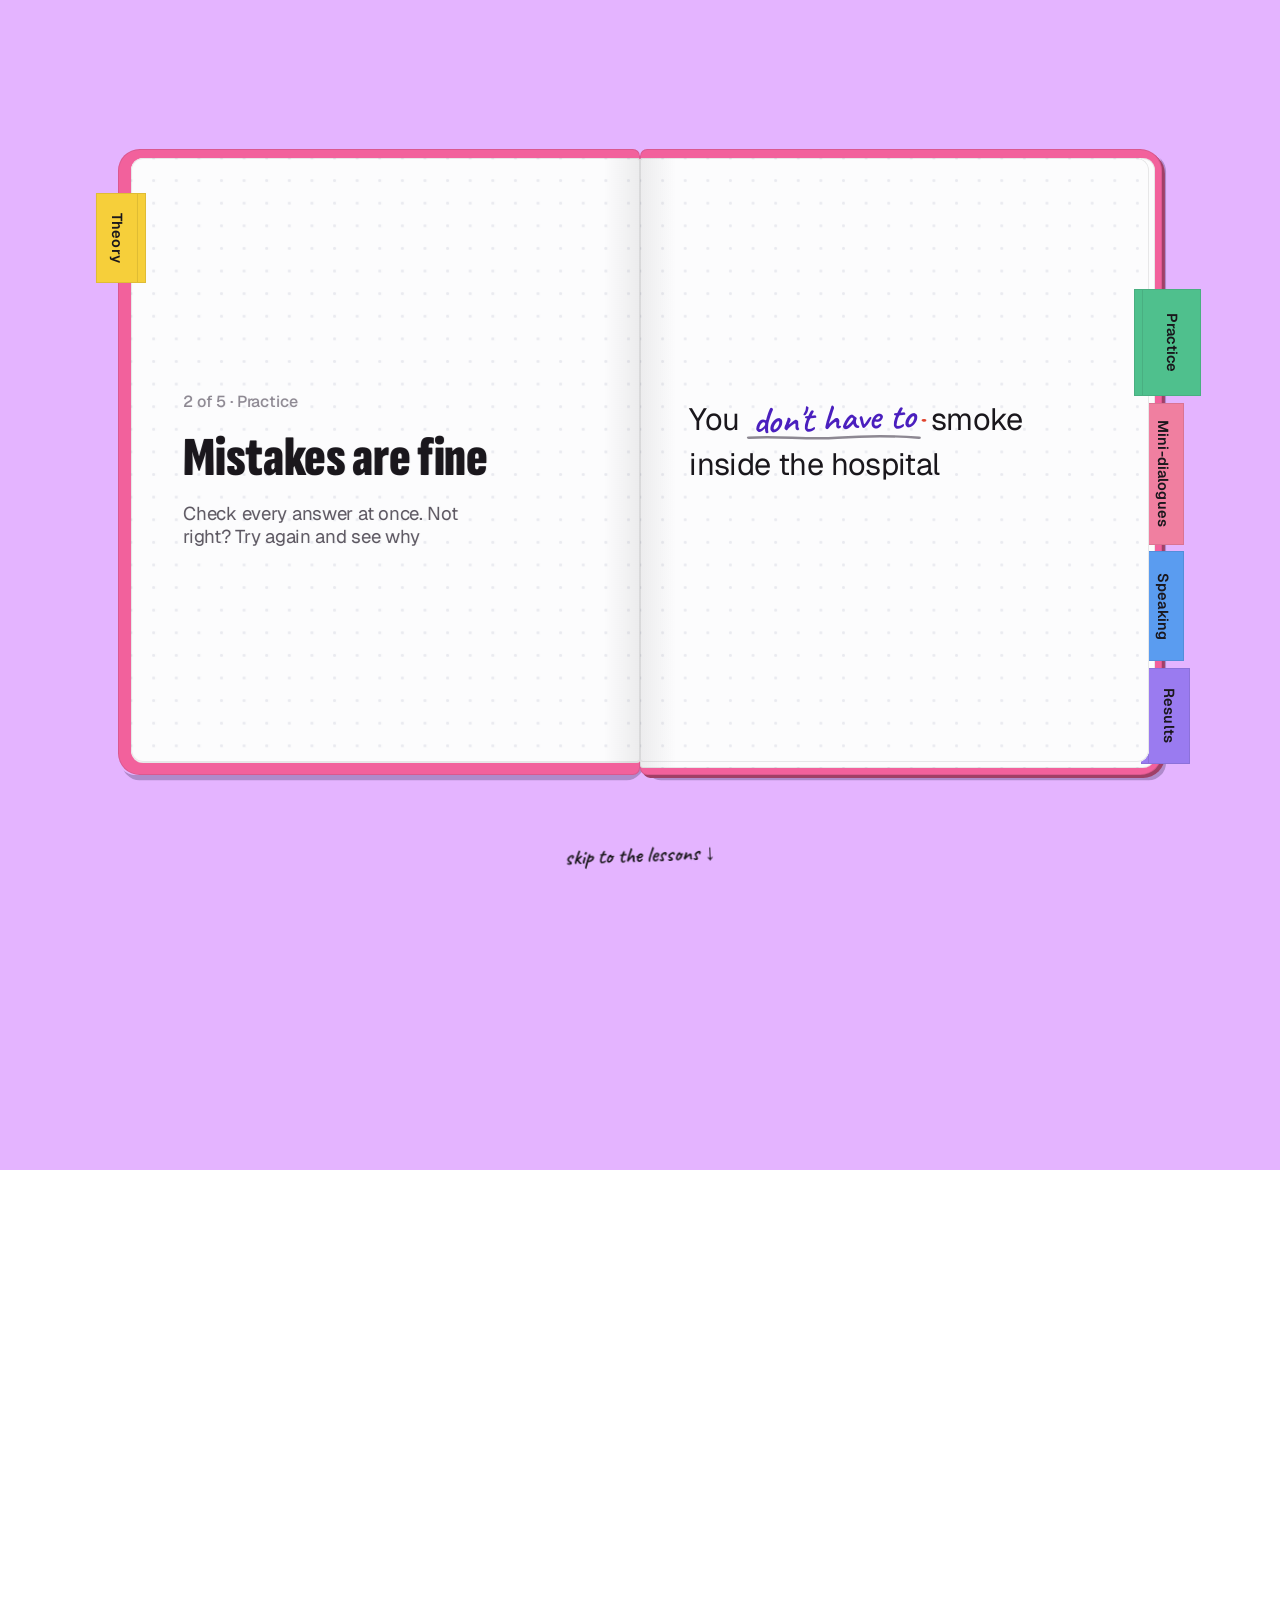
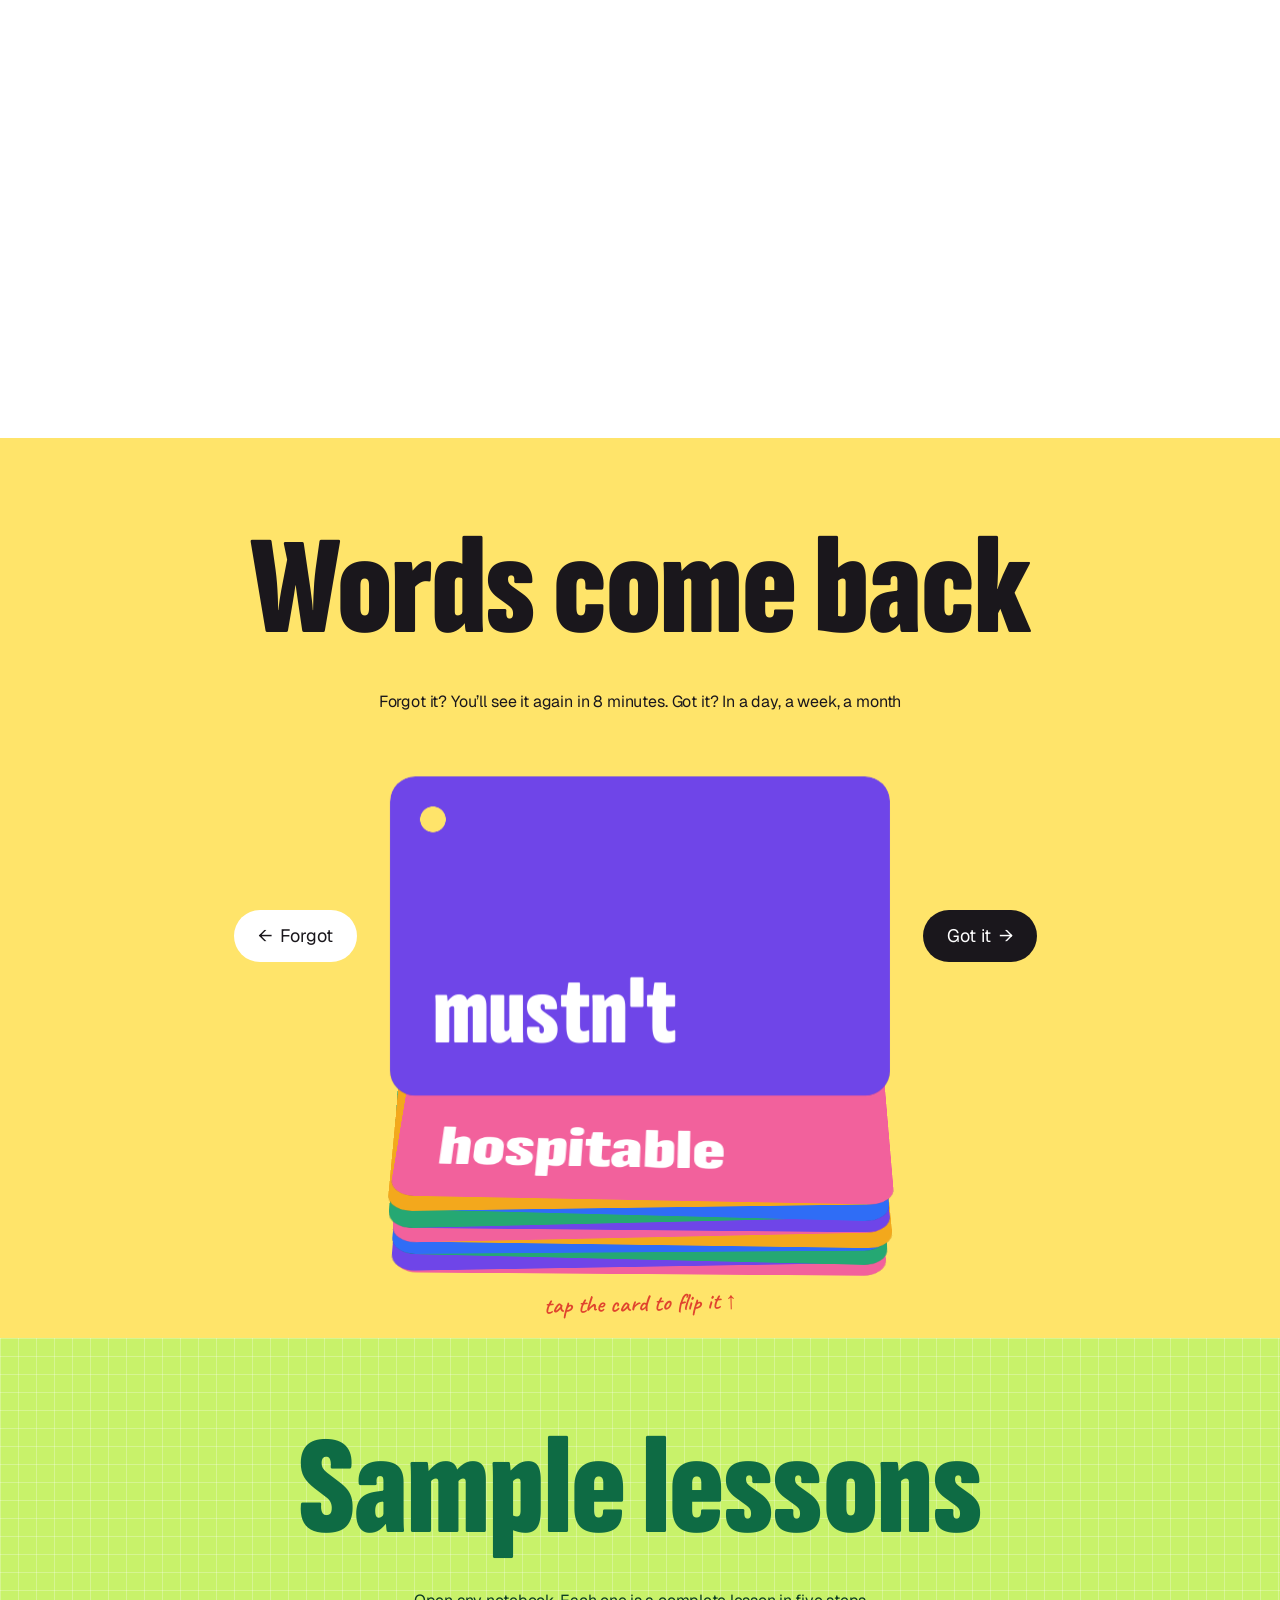
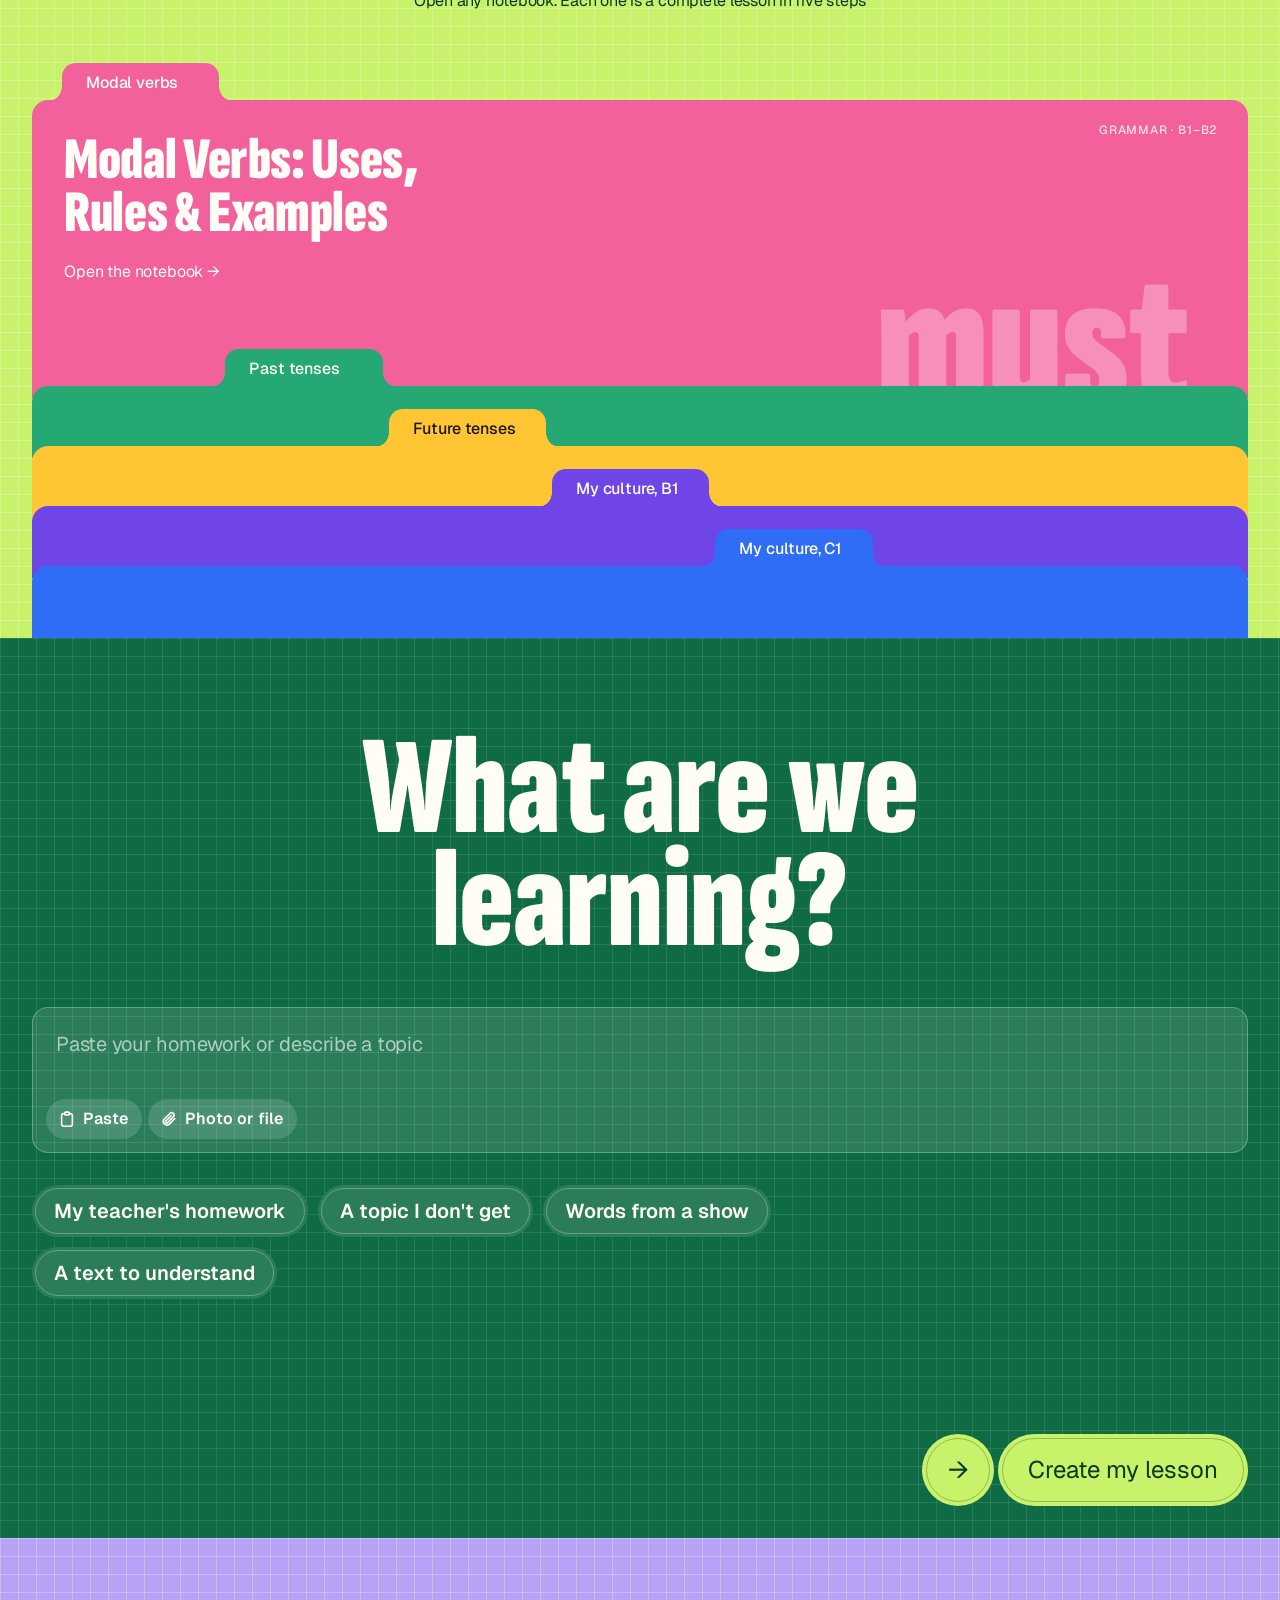
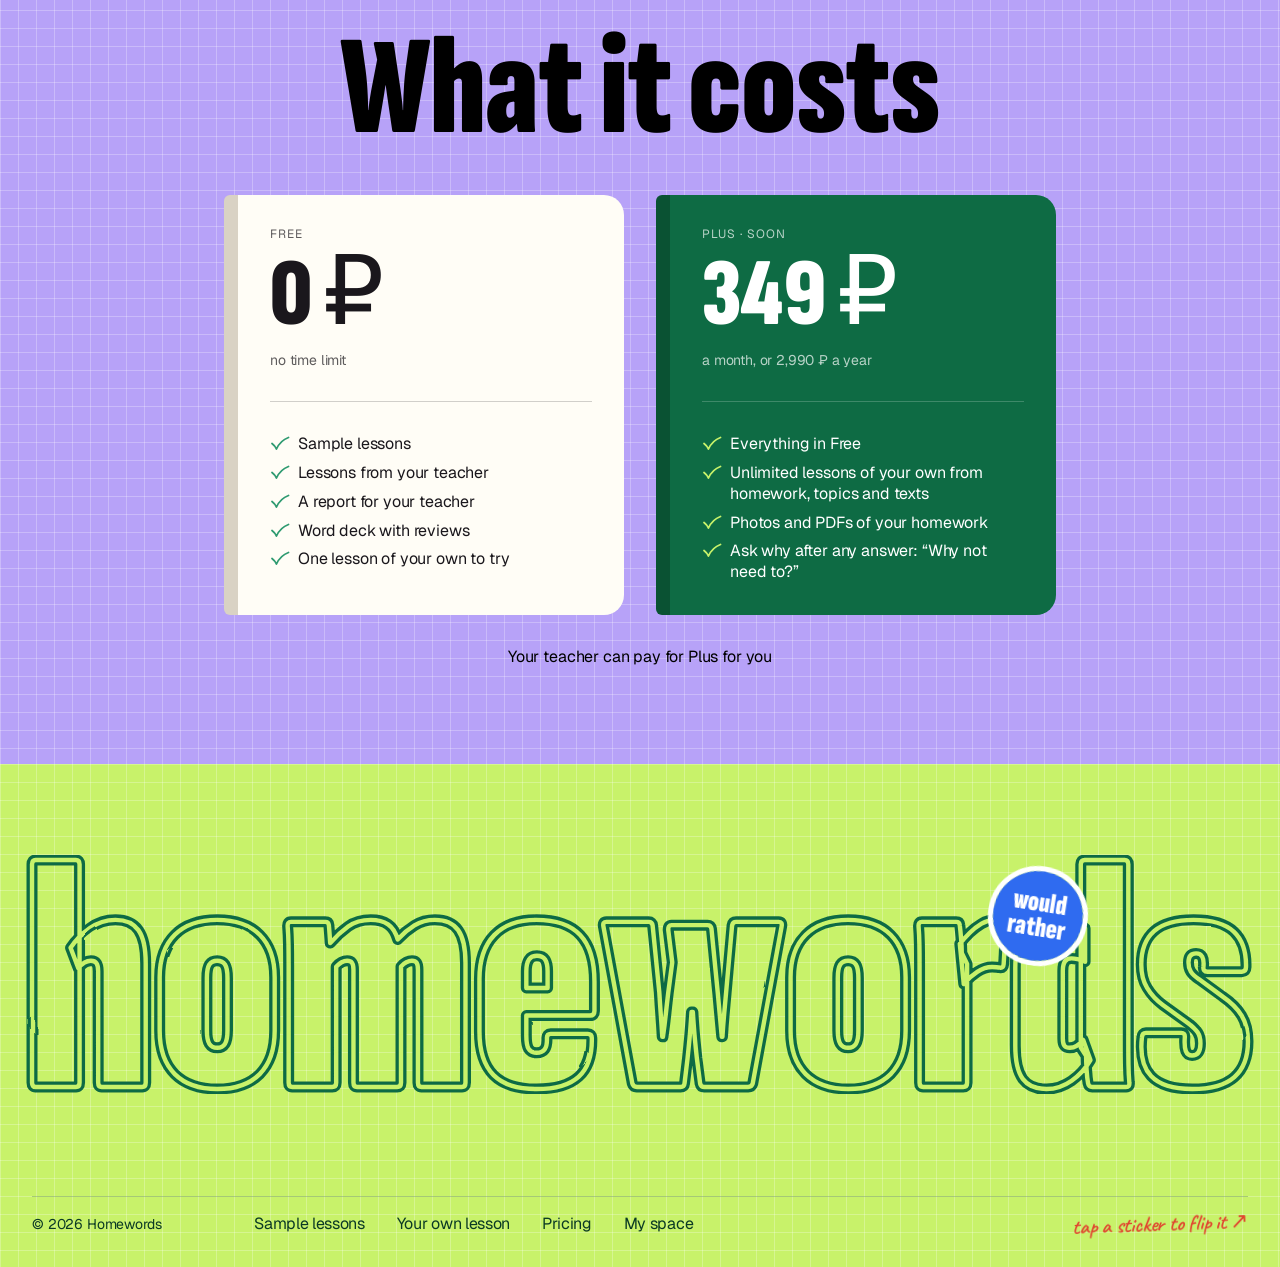
<file: landing.html>
<!doctype html>
<html lang="en">
<head>
<meta charset="utf-8">
<meta name="viewport" content="width=device-width,initial-scale=1,viewport-fit=cover">
<title>Homewords — English homework, step by step</title>
<meta name="description" content="Homewords turns homework, a topic or any text into a lesson: theory, exercises and speaking practice, with a report for your teacher.">
<meta name="theme-color" content="#ffffff">
<script src="learny-paper.js?v=cdc00a315f"></script>
<script>document.documentElement.dataset.theme = "light";</script>
<link rel="manifest" href="manifest.webmanifest">
<link rel="icon" href="icons/klyaksa-192.png" type="image/png" sizes="192x192">
<link rel="icon" href="icons/klyaksa-16.svg" type="image/svg+xml" sizes="any">
<link rel="apple-touch-icon" href="icons/klyaksa-touch.png">
<link rel="preconnect" href="https://fonts.googleapis.com">
<link rel="preconnect" href="https://fonts.gstatic.com" crossorigin>
<link href="https://fonts.googleapis.com/css2?family=Caveat:wght@500;600;700&family=Golos+Text:wght@400;500;600;700&family=Literata:ital,opsz,wght@0,7..72,400..700;1,7..72,400..700&display=swap" rel="stylesheet">
<link rel="stylesheet" href="learny-paper.css?v=cdc00a315f">
<link rel="stylesheet" href="learny-notebook.css?v=cdc00a315f">
<link rel="stylesheet" href="learny-notebook-landing.css?v=cdc00a315f">
<!-- стилистика лендинга, вид G (23 ноября 2026): Geist, Sofia Sans Extra Condensed, Caveat -->
<script>document.documentElement.dataset.look = "g";</script>
<link rel="stylesheet" href="https://fonts.googleapis.com/css2?family=Geist:wght@400&family=Sofia+Sans+Extra+Condensed:wght@900&display=swap">
<link rel="stylesheet" href="learny-looks.css?v=cdc00a315f">
<script src="learny-looks.js?v=cdc00a315f"></script>
</head>
<body class="ld">


<main>
  <!-- одна тетрадь на всю историю: прокрутка открывает обложку и перелистывает страницы -->
  <section class="ld-book" id="book">
    <div class="ld-pin" id="pin" data-bg="steps">
      <!-- шапка — часть первого экрана: стоит вместе с заголовком и уходит вместе с ним, когда тетрадь выезжает в центр -->
      <header class="ld-top" role="banner">
        <a class="brand" href="landing.html" aria-label="Homewords"><svg xmlns="http://www.w3.org/2000/svg" viewBox="28 -683 3658 868" class="learny-logo" fill="currentColor" aria-hidden="true" focusable="false">
  <title>Homewords</title>
  <path d="M238 0Q227 0 227 -13V-348Q227 -365 222 -372.5Q217 -380 205 -380Q195 -380 185.5 -374Q176 -368 167 -358L144 -419Q167 -453 202 -478Q237 -503 279 -503Q326 -503 348 -472Q370 -441 370 -372V-13Q370 0 359 0ZM39 0Q28 0 28 -13V-670Q28 -683 39 -683H160Q171 -683 171 -670V-13Q171 0 160 0Z"/>
  <path d="M585 6Q503 6 457.5 -39Q412 -84 412 -169V-330Q412 -413 457.5 -458Q503 -503 585 -503Q668 -503 713 -458Q758 -413 758 -330V-169Q758 -84 713 -39Q668 6 585 6ZM585 -118Q601 -118 608.5 -130Q616 -142 616 -170V-328Q616 -357 608.5 -368.5Q601 -380 585 -380Q569 -380 561.5 -368.5Q554 -357 554 -328V-170Q554 -142 561.5 -130Q569 -118 585 -118Z"/>
  <path d="M811 0Q800 0 800 -13V-368Q800 -401 799.5 -430.5Q799 -460 797 -483Q796 -497 807 -497H910Q920 -497 921 -487Q922 -477 923 -462Q924 -447 925 -433Q951 -463 979 -483Q1007 -503 1047 -503Q1079 -503 1099 -489.5Q1119 -476 1128 -444Q1151 -469 1178.5 -486Q1206 -503 1240 -503Q1288 -503 1310 -472Q1332 -441 1332 -373V-13Q1332 0 1321 0H1200Q1189 0 1189 -13V-353Q1189 -368 1185 -374Q1181 -380 1171 -380Q1163 -380 1154 -375.5Q1145 -371 1138 -362V-13Q1138 0 1126 0H1006Q995 0 995 -13V-353Q995 -368 990.5 -374Q986 -380 976 -380Q968 -380 959.5 -375.5Q951 -371 943 -362V-13Q943 0 931 0Z"/>
  <path d="M1546 6Q1459 6 1416.5 -36Q1374 -78 1374 -167V-325Q1374 -411 1418.5 -457Q1463 -503 1545 -503Q1634 -503 1677 -457.5Q1720 -412 1720 -317V-229Q1720 -215 1707 -215H1515V-155Q1515 -126 1522 -114.5Q1529 -103 1546 -103Q1563 -103 1570.5 -113.5Q1578 -124 1577 -148Q1577 -160 1588 -160H1700Q1712 -160 1712 -148Q1714 -69 1673 -31.5Q1632 6 1546 6ZM1515 -298H1579V-348Q1579 -372 1571.5 -383.5Q1564 -395 1547 -395Q1531 -395 1523 -383.5Q1515 -372 1515 -348Z"/>
  <path d="M1848 0Q1837 0 1834 -10L1747 -483Q1744 -497 1756 -497H1883Q1894 -497 1895 -486L1915 -286Q1917 -252 1919.5 -218.5Q1922 -185 1924 -151H1926Q1931 -185 1934.5 -218Q1938 -251 1942 -284L1954 -375L1942 -472Q1941 -487 1952 -487H2060Q2071 -487 2072 -476L2091 -283Q2094 -250 2097 -217Q2100 -184 2103 -151H2105Q2107 -184 2110 -217.5Q2113 -251 2116 -284L2134 -486Q2136 -497 2146 -497H2274Q2286 -497 2283 -483L2196 -10Q2193 0 2182 0H2051Q2040 0 2038 -10L2028 -87Q2025 -115 2022 -146.5Q2019 -178 2016 -226H2012Q2009 -178 2006 -146Q2003 -114 2000 -86L1991 -11Q1990 0 1979 0Z"/>
  <path d="M2483 6Q2401 6 2355.5 -39Q2310 -84 2310 -169V-330Q2310 -413 2355.5 -458Q2401 -503 2483 -503Q2566 -503 2611 -458Q2656 -413 2656 -330V-169Q2656 -84 2611 -39Q2566 6 2483 6ZM2483 -118Q2499 -118 2506.5 -130Q2514 -142 2514 -170V-328Q2514 -357 2506.5 -368.5Q2499 -380 2483 -380Q2467 -380 2459.5 -368.5Q2452 -357 2452 -328V-170Q2452 -142 2459.5 -130Q2467 -118 2483 -118Z"/>
  <path d="M2709 0Q2698 0 2698 -13V-368Q2698 -401 2697.5 -430.5Q2697 -460 2695 -483Q2694 -497 2705 -497H2808Q2818 -497 2819 -487Q2821 -471 2823 -446.5Q2825 -422 2825 -403L2841 -370V-13Q2841 0 2829 0ZM2831 -310 2819 -431Q2832 -447 2848.5 -463.5Q2865 -480 2884.5 -491.5Q2904 -503 2925 -503Q2938 -503 2946 -501Q2952 -499 2953.5 -495Q2955 -491 2955 -485Q2955 -459 2954 -428.5Q2953 -398 2951 -370Q2950 -358 2941 -359Q2936 -360 2929.5 -360.5Q2923 -361 2916 -361Q2894 -361 2871.5 -346.5Q2849 -332 2831 -310Z"/>
  <path d="M3080 6Q3031 6 3008.5 -24.5Q2986 -55 2986 -124V-358Q2986 -431 3012.5 -467Q3039 -503 3093 -503Q3121 -503 3147.5 -496.5Q3174 -490 3196 -478V-377Q3171 -387 3155 -387Q3142 -387 3135.5 -378Q3129 -369 3129 -350V-146Q3129 -130 3134 -124Q3139 -118 3150 -118Q3161 -118 3170.5 -124Q3180 -130 3190 -142L3212 -81Q3191 -44 3155.5 -19Q3120 6 3080 6ZM3218 0Q3207 0 3205 -11Q3202 -27 3200.5 -51.5Q3199 -76 3199 -94L3183 -119V-670Q3183 -683 3195 -683H3315Q3326 -683 3326 -670V-130Q3326 -97 3326.5 -67Q3327 -37 3329 -14Q3331 0 3319 0Z"/>
  <path d="M3518 6Q3431 6 3394.5 -33Q3358 -72 3367 -150Q3368 -163 3379 -163H3485Q3497 -163 3496 -150Q3494 -121 3499 -108Q3504 -95 3518 -95Q3543 -95 3543 -131Q3543 -152 3534.5 -164.5Q3526 -177 3506 -192L3430 -247Q3400 -269 3382.5 -298.5Q3365 -328 3365 -369Q3365 -435 3403.5 -469Q3442 -503 3522 -503Q3606 -503 3644 -467Q3682 -431 3680 -360Q3680 -347 3668 -347H3564Q3557 -347 3554 -351Q3551 -355 3552 -362Q3554 -382 3548.5 -392Q3543 -402 3530 -402Q3507 -402 3507 -375Q3507 -358 3514 -347Q3521 -336 3539 -324L3610 -272Q3648 -246 3667 -215Q3686 -184 3686 -137Q3686 -66 3645 -30Q3604 6 3518 6Z"/>
</svg></a>
        <nav class="ld-nav" aria-label="Main">
          <a href="#lessons"><span data-t="navLessons">Sample lessons</span></a>
          <a href="#own"><span data-t="navOwn">Your own lesson</span></a>
          <a href="#price"><span data-t="navPrice">Pricing</span></a>
          <!-- язык: одна кнопка с выпадающим списком (на вырост, под будущие языки); настройка общая с приложением -->
          <div class="ld-lang" id="lang">
            <button type="button" class="ld-lang-b" id="lang-b" aria-haspopup="true" aria-expanded="false" aria-controls="lang-m" aria-label="Language"><span id="lang-code">EN</span><svg viewBox="0 0 12 8" aria-hidden="true"><path d="M1.5 1.5 6 6l4.5-4.5"/></svg></button>
            <div class="ld-lang-m" id="lang-m" hidden>
              <button type="button" data-lang="en" aria-pressed="true">English</button>
              <button type="button" data-lang="ru" aria-pressed="false">Русский</button>
            </div>
          </div>
          <a class="split sm ld-space" href="index.html#cabinet"><span class="s-ic" aria-hidden="true">→</span><span class="s-tx" data-t="navSpace">My space</span></a>
        </nav>
      </header>
      <div class="ld-copy" id="copy">
        <h1 data-fit="1"><span data-t="h1a">English homework,</span><br><span class="mk" data-t="h1b">step by step</span></h1>
        <p class="lede" data-t="lede">Paste your homework or a topic, then learn the rule, practise, answer out loud and send the results to your teacher</p>
        <a class="split ld-main" href="#own"><span class="s-ic" aria-hidden="true">→</span><span class="s-tx" data-t="cta">Create my lesson</span></a>
      </div>
      <ol class="ld-caps" id="caps" aria-hidden="true">
      <li><span class="ld-n" data-t="s1n">1 of 5 · Theory</span><h3 data-t="s1h">Rules made clear</h3><p data-t="s1p">Plain words and examples. Translate any phrase and save new words</p></li>
      <li><span class="ld-n" data-t="s2n">2 of 5 · Practice</span><h3 data-t="s2h">Mistakes are fine</h3><p data-t="s2p">Check every answer at once. Not right? Try again and see why</p></li>
      <li><span class="ld-n" data-t="s3n">3 of 5 · Mini-dialogues</span><h3 data-t="s3h">Now in conversation</h3><p data-t="s3p">Read a short dialogue and choose the modal that fits the situation</p></li>
      <li><span class="ld-n" data-t="s4n">4 of 5 · Speaking</span><h3 data-t="s4h">Say it out loud</h3><p data-t="s4p">Record your answer and get suggestions for clearer English</p></li>
      <li><span class="ld-n" data-t="s5n">5 of 5 · Results</span><h3 data-t="s5h">Show your teacher</h3><p data-t="s5p">A short report: what went well, what you fixed, your new words</p></li>
      </ol>
      <div class="ld-nb" id="nb" style="--c:#6f45e8;--band:#ffc533">
      <img class="lk-peek" src="icons/klyaksa-drawn.svg" alt="" aria-hidden="true">
      <div class="ld-ground" aria-hidden="true"></div>
      <div class="ld-backcover" aria-hidden="true"></div>
      <div class="ld-leaf ld-base"><div aria-hidden="true" class="ld-face ld-front"><div class="ld-demo ld-report"><p class="rule-h">Modal verbs</p>
          <ol class="ld-answers">
            <li data-q=".06"><span>You <i>must</i> wear a seatbelt</span><svg class="tick" data-q=".12" viewBox="0 0 40 30"><path pathLength="1" d="M4 15c4 3 7 7 9 11C18 15 26 7 37 3"/></svg></li>
            <li data-q=".2"><span>You <s>don't have to<svg data-q=".28" viewBox="0 0 100 12" preserveAspectRatio="none"><path pathLength="1" d="M2 7C20 3 38 9 55 5s33-1 43 1"/></svg></s> <ins data-q=".34">mustn't</ins> smoke here</span></li>
            <li data-q=".42"><span>We <i>should</i> leave now</span><svg class="tick" data-q=".48" viewBox="0 0 40 30"><path pathLength="1" d="M4 15c4 3 7 7 9 11C18 15 26 7 37 3"/></svg></li>
          </ol>
          <p class="tally" data-q=".58"><b>6</b> <span data-t="rep1">right first time</span> · <b>2</b> <span data-t="rep2">fixed</span> · <b>3</b> <span data-t="rep3">new words</span></p>
          <div class="note" data-q=".72"><span>Well done! See you on Thursday</span><svg class="lk-doodle lk-heart" viewBox="0 0 30 28" aria-hidden="true"><path d="M15 25.5C7.5 19 2.4 14.2 3.3 8.4 4.3 2.6 11.6 1.6 14.6 8c2.2-6.6 10.5-7.4 12-1.6 1.4 5.6-3.2 11-11.6 19.1Z"/></svg></div></div></div><button type="button" class="ld-flag" data-s="4" aria-label="Step 5: Results" data-t-aria="s5aria" style="--fc:#9a7bf0;--fy:60%;--ft:17.58em;--fh:3.3em"><span data-t="s5name">Results</span></button></div>
      <div class="ld-leaf" data-i="4"><div aria-hidden="true" class="ld-face ld-front"><div class="ld-demo ld-voice"><p class="ask">What can you do that many people can't?</p><div class="rec" data-q=".1"><span class="rec-play"></span><svg class="rec-wave" viewBox="0 0 120 24"><path d="M2 10.5V13.5M6 9V15M10 7V17M14 8.5V15.5M18 10V14M22 7.5V16.5M26 4.5V19.5M30 6V18M34 9V15M38 10.5V13.5M42 8V16M46 4V20M50 2V22M54 5V19M58 8.5V15.5M62 10V14M66 7V17M70 3.5V20.5M74 5.5V18.5M78 8V16M82 9.5V14.5M86 6.5V17.5M90 3V21M94 1.5V22.5M98 4.5V19.5M102 7.5V16.5M106 9.5V14.5M110 8.5V15.5M114 10V14M118 11V13"/></svg><span class="rec-time">0:07</span></div><p class="sentence said" data-q=".3">“I can cook very <span class="gap"><span class="ans wrong">good<svg class="strike" data-q=".46" viewBox="0 0 100 12" preserveAspectRatio="none"><path pathLength="1" d="M2 7C20 3 38 9 55 5s33-1 43 1"/></svg></span><span class="fixword" data-q=".56">well</span></span>”</p>
          <div class="note" data-q=".76"><span>Nice! An adverb goes here</span></div></div></div><div aria-hidden="true" class="ld-face ld-back"><span class="ld-n" data-t="s5n">5 of 5 · Results</span><h3 data-t="s5h">Show your teacher</h3><p data-t="s5p">A short report: what went well, what you fixed, your new words</p></div><button type="button" class="ld-flag" data-s="3" aria-label="Step 4: Speaking" data-t-aria="s4aria" style="--fc:#5a9cf0;--fy:47%;--ft:13.56em;--fh:3.8em"><span data-t="s4name">Speaking</span></button></div>
      <div class="ld-leaf" data-i="3"><div aria-hidden="true" class="ld-face ld-front"><div class="ld-demo"><p class="sentence">“Do I <span class="gap"><span class="ans" data-q=".14">have to</span><svg class="uline" viewBox="0 0 100 8" preserveAspectRatio="none"><path d="M1 4C18 2 34 6 52 4s32-2 47 0"/></svg><svg class="tick" data-q=".3" viewBox="0 0 40 30"><path pathLength="1" d="M4 15c4 3 7 7 9 11C18 15 26 7 37 3"/></svg></span> wear a suit?”<br>“No, you <span class="gap"><span class="ans" data-q=".5">don’t have to</span><svg class="uline" viewBox="0 0 100 8" preserveAspectRatio="none"><path d="M1 4C18 2 34 6 52 4s32-2 47 0"/></svg><svg class="tick" data-q=".66" viewBox="0 0 40 30"><path pathLength="1" d="M4 15c4 3 7 7 9 11C18 15 26 7 37 3"/></svg></span><span class="stop">.</span> It’s a casual company”</p></div></div><div aria-hidden="true" class="ld-face ld-back"><span class="ld-n" data-t="s4n">4 of 5 · Speaking</span><h3 data-t="s4h">Say it out loud</h3><p data-t="s4p">Record your answer and get suggestions for clearer English</p></div><button type="button" class="ld-flag" data-s="2" aria-label="Step 3: Mini-dialogues" data-t-aria="s3aria" style="--fc:#f07fa0;--fy:34%;--ft:8.44em;--fh:4.9em"><span data-t="s3name">Mini-dialogues</span></button></div>
      <div class="ld-leaf" data-i="2"><div aria-hidden="true" class="ld-face ld-front"><div class="ld-demo"><p class="sentence">You <span class="gap"><span class="ans wrong" data-q=".12">don't have to<svg class="strike" data-q=".4" viewBox="0 0 100 12" preserveAspectRatio="none"><path pathLength="1" d="M2 7C20 3 38 9 55 5s33-1 43 1"/></svg></span><span class="fixword" data-q=".52">mustn't</span><svg class="uline" viewBox="0 0 100 8" preserveAspectRatio="none"><path d="M1 4C18 2 34 6 52 4s32-2 47 0"/></svg></span> smoke inside the hospital</p>
          <div class="note" data-q=".74"><span>Forbidden, not just unnecessary</span></div></div></div><div aria-hidden="true" class="ld-face ld-back"><span class="ld-n" data-t="s3n">3 of 5 · Mini-dialogues</span><h3 data-t="s3h">Now in conversation</h3><p data-t="s3p">Read a short dialogue and choose the modal that fits the situation</p></div><button type="button" class="ld-flag" data-s="1" aria-label="Step 2: Practice" data-t-aria="s2aria" style="--fc:#4fc08d;--fy:21%;--ft:4.52em;--fh:3.7em"><span data-t="s2name">Practice</span></button></div>
      <div class="ld-leaf" data-i="1"><div aria-hidden="true" class="ld-face ld-front"><div class="ld-demo"><p class="rule-h">must<svg class="lk-doodle lk-rays" data-q=".08" viewBox="0 0 36 36" aria-hidden="true"><path pathLength="1" d="M9.4 32.6 24.4 27.1M6.4 28.3 16.7 16.1M1.7 26.2 4.5 10.4"/></svg></p><p class="rule-g">strong obligation: it is the rule</p>
          <p class="ex">You <span class="w" data-q=".18">must wear</span> a <span class="w" data-q=".5">seatbelt</span><br>Employees must follow the rules</p>
          <div class="wcard" data-q=".64"><b><span class="mk">seatbelt</span></b><span>ремень безопасности</span></div></div></div><div aria-hidden="true" class="ld-face ld-back"><span class="ld-n" data-t="s2n">2 of 5 · Practice</span><h3 data-t="s2h">Mistakes are fine</h3><p data-t="s2p">Check every answer at once. Not right? Try again and see why</p></div><button type="button" class="ld-flag" data-s="0" aria-label="Step 1: Theory" data-t-aria="s1aria" style="--fc:#f6cf3a;--fy:8%;--ft:1.2em;--fh:3.1em"><span data-t="s1name">Theory</span></button></div>
      <div class="ld-leaf ld-cover" data-i="0"><div aria-hidden="true" class="ld-face ld-front"><span class="nb-word">must</span><span class="nb-tag"><small data-t="tagSubject">Subject</small><b>Modal verbs</b><small data-t="tagFor">For</small><b data-t="tagDay">Thursday</b></span><span class="nb-band"></span></div><div aria-hidden="true" class="ld-face ld-back"><span class="ld-n" data-t="s1n">1 of 5 · Theory</span><h3 data-t="s1h">Rules made clear</h3><p data-t="s1p">Plain words and examples. Translate any phrase and save new words</p></div></div>
      <!-- на телефоне виден только правый лист, перевернутые флажки уезжают за край: там свой набор, стоящий на месте -->
      <div class="ld-flags-side"><button type="button" class="ld-flag" data-s="0" aria-label="Step 1: Theory" data-t-aria="s1aria" style="--fc:#f6cf3a;--fy:8%"><span>1</span></button><button type="button" class="ld-flag" data-s="1" aria-label="Step 2: Practice" data-t-aria="s2aria" style="--fc:#4fc08d;--fy:21%"><span>2</span></button><button type="button" class="ld-flag" data-s="2" aria-label="Step 3: Mini-dialogues" data-t-aria="s3aria" style="--fc:#f07fa0;--fy:34%"><span>3</span></button><button type="button" class="ld-flag" data-s="3" aria-label="Step 4: Speaking" data-t-aria="s4aria" style="--fc:#5a9cf0;--fy:47%"><span>4</span></button><button type="button" class="ld-flag" data-s="4" aria-label="Step 5: Results" data-t-aria="s5aria" style="--fc:#9a7bf0;--fy:60%"><span>5</span></button></div>
      </div>
      <button type="button" class="ld-scroll" id="hint">scroll to open ↓</button>
    </div>
    <ol class="ld-steps">
      <li><h3 data-t="s1name">Theory</h3><p data-t="s1full">Your teacher's notes, made clear. The rule in plain words, with examples. Translate any phrase and save new words</p></li>
      <li><h3 data-t="s2name">Practice</h3><p data-t="s2full">A mistake is part of the page. Check every answer at once. Not right? Try again and see why</p></li>
      <li><h3 data-t="s3name">Mini-dialogues</h3><p data-t="s3full">The same rule in conversation. Read a short dialogue and choose the modal that fits the situation</p></li>
      <li><h3 data-t="s4name">Speaking</h3><p data-t="s4full">Say it before the lesson. Record your answer and get suggestions for clearer English</p></li>
      <li><h3 data-t="s5name">Results</h3><p data-t="s5full">Bring this to your lesson. A short report for your teacher: what went well, what you fixed, your new words</p></li>
    </ol>
  </section>

  <!-- словарь (24 ноября 2026): колода слов из уроков. Верхняя карточка поднимается к вам и переворачивается.
       «Помню» — колода расступается глубоко и прячет слово, «Не помню» — слово ложится сразу под верх и скоро вернется.
       Глубина = когда слово вернется, как в приложении (отделения: 8 минут, день, 3 дня, неделя, 16 и 35 дней).
       Подписей к механике нет: ее видно по движению (Виктория: что требует объяснений, сделано плохо). Доска: refs/2026-11-24-vocab-deck/ -->
  <section class="ld-words" id="words" aria-labelledby="words-h">
    <div class="ld-words-head">
      <h2 id="words-h"><span data-t="wordsH1">Words</span><br><span data-t="wordsH2">come back</span></h2>
      <p data-t="wordsP">Forgot it? You’ll see it again in 8 minutes. Got it? In a day, a week, a month</p>
    </div>
    <div class="ld-deck" id="deck">
      <div class="ld-deck-stage" id="deck-stage"></div>
      <p class="ld-deck-tip" data-t="deckTip">tap the card to flip it ↑</p>
      <div class="ld-deck-acts">
        <button type="button" class="ld-deck-btn" id="deck-again"><span aria-hidden="true">←</span><span data-t="gAgain">Forgot</span></button>
        <button type="button" class="ld-deck-btn is-ink" id="deck-good"><span data-t="gGood">Got it</span><span aria-hidden="true">→</span></button>
      </div>
      <p class="ld-sr" id="deck-live" aria-live="polite"></p>
    </div>
  </section>

  <!-- уроки картотекой: цветные разделители во всю ширину стоят один за другим, у каждого ярлычок с названием.
       Под курсором разделитель раскрывается и показывает, что внутри; нажатие открывает урок -->
  <section class="ld-shelf" id="lessons">
    <div class="ld-shelf-h">
      <h2 data-t="navLessons">Sample lessons</h2>
      <p data-t="lessonsP">Open any notebook. Each one is a complete lesson</p>
    </div>
    <ol class="ld-stack" id="shelf">
      <li class="open" style="--c:#6f45e8;--tx:0"><a class="ld-nbrow" href="index.html#lesson/modals/theory">
        <span class="ld-nbtab">Modal verbs</span>
        <span class="ld-nbmeta" data-t="metaG">Grammar · B1–B2</span>
        <span class="ld-nbbody"><b>Modal Verbs: Uses, Rules &amp; Examples</b><small data-t="rowDialogues">Five steps: theory, practice, mini-dialogues, speaking, results</small><span class="ld-nbgo" aria-hidden="true" data-t="rowGo">Open the notebook →</span></span>
        <span class="ld-nbclip" aria-hidden="true"><span class="nb-word">must</span></span>
      </a></li>
      <li style="--c:#25a873;--tx:1"><a class="ld-nbrow" href="index.html#lesson/past-stories/theory">
        <span class="ld-nbtab">Past tenses</span>
        <span class="ld-nbmeta" data-t="metaG">Grammar · B1–B2</span>
        <span class="ld-nbbody"><b>Creating Stories Using Different Past Tenses</b><small data-t="rowSteps">Five steps: theory, practice, mini-stories, speaking, results</small><span class="ld-nbgo" aria-hidden="true" data-t="rowGo">Open the notebook →</span></span>
        <span class="ld-nbclip" aria-hidden="true"><span class="nb-word">once</span></span>
      </a></li>
      <li style="--c:#ffc533;--tx:2;--on:#1a171c;--wc:#f3a81c"><a class="ld-nbrow" href="index.html#lesson/future/theory">
        <span class="ld-nbtab">Future tenses</span>
        <span class="ld-nbmeta" data-t="metaG">Grammar · B1–B2</span>
        <span class="ld-nbbody"><b>All the Future Tenses in English</b><small data-t="rowSteps">Five steps: theory, practice, mini-stories, speaking, results</small><span class="ld-nbgo" aria-hidden="true" data-t="rowGo">Open the notebook →</span></span>
        <span class="ld-nbclip" aria-hidden="true"><span class="nb-word">will</span></span>
      </a></li>
      <li style="--c:#f2619c;--tx:3"><a class="ld-nbrow" href="index.html#lesson/culture-b1/theory">
        <span class="ld-nbtab">My culture, B1</span>
        <span class="ld-nbmeta" data-t="metaS1">Speaking · B1</span>
        <span class="ld-nbbody"><b>Describing My Culture &amp; My People</b><small data-t="rowWords">Five steps: theory, practice, words, speaking, results</small><span class="ld-nbgo" aria-hidden="true" data-t="rowGo">Open the notebook →</span></span>
        <span class="ld-nbclip" aria-hidden="true"><span class="nb-word">home</span></span>
      </a></li>
      <li style="--c:#2f6df6;--tx:4"><a class="ld-nbrow" href="index.html#lesson/culture-c1/theory">
        <span class="ld-nbtab">My culture, C1</span>
        <span class="ld-nbmeta" data-t="metaS2">Speaking · C1</span>
        <span class="ld-nbbody"><b>Describing My Own Culture &amp; People</b><small data-t="rowWords">Five steps: theory, practice, words, speaking, results</small><span class="ld-nbgo" aria-hidden="true" data-t="rowGo">Open the notebook →</span></span>
        <span class="ld-nbclip" aria-hidden="true"><span class="nb-word">roots</span></span>
      </a></li>
    </ol>
  </section>

  <!-- свой урок: самый яркий блок. Заголовок спрашивает, что разберем; поле — светлый лист на фиолетовом, внутри него
       вставка из буфера и вложение. Под листом наклейки с готовыми началами: нажатие вписывает пример в поле, а сами
       наклейки показывают, с чем сюда можно прийти, и не только с домашкой от учителя -->
  <section class="ld-own" id="own">
    <form class="ld-sheet" id="own-form">
      <h2 id="own-h" data-fit="1" data-t="ownH">What are we learning?</h2>
      <div class="ld-paper">
        <textarea id="own-text" rows="2" aria-labelledby="own-h" placeholder="Paste your homework or describe a topic" data-t-ph="ownPh"></textarea>
        <div class="ld-tools">
          <button type="button" class="ld-tool" id="own-paste"><svg viewBox="0 0 20 20" fill="none" stroke="currentColor" stroke-width="1.8" stroke-linecap="round" stroke-linejoin="round" aria-hidden="true"><path d="M7.5 4H6.2A2.2 2.2 0 0 0 4 6.2v9.6A2.2 2.2 0 0 0 6.2 18h7.6a2.2 2.2 0 0 0 2.2-2.2V6.2A2.2 2.2 0 0 0 13.8 4h-1.3"/><rect x="7.5" y="2.4" width="5" height="3.2" rx="1"/></svg><span data-t="paste">Paste</span></button>
          <button type="button" class="ld-tool" id="own-attach"><svg viewBox="0 0 20 20" fill="none" stroke="currentColor" stroke-width="1.8" stroke-linecap="round" stroke-linejoin="round" aria-hidden="true"><path d="M16.5 9.5l-6.4 6.4a4 4 0 0 1-5.6-5.6l6.7-6.7a2.7 2.7 0 0 1 3.8 3.8l-6.6 6.6a1.3 1.3 0 0 1-1.9-1.9l6-6"/></svg><span data-t="attach">Photo or file</span></button>
        </div>
      </div>
      <div class="ld-own-foot">
        <div class="ld-starts" role="group" aria-label="Start with an example" data-t-aria="startsAria">
          <button type="button" class="ld-fill" data-t="start1" data-fill="For Thursday: unit 7, exercises 3–5, and ten phrasal verbs with “get”" data-fill-ru="К четвергу: unit 7, упражнения 3–5 и десять фразовых глаголов с get">My teacher's homework</button>
          <button type="button" class="ld-fill" data-t="start2" data-fill="The present perfect and the past simple: when do I use which?" data-fill-ru="Present perfect и past simple: когда что ставить?">A topic I don't get</button>
          <button type="button" class="ld-fill" data-t="start3" data-fill="Words from Friends, season 1: “on a break”, “hang out”, “freak out”" data-fill-ru="Слова из «Друзей», 1 сезон: on a break, hang out, freak out">Words from a show</button>
          <button type="button" class="ld-fill" data-t="start4" data-fill="An email from my landlord: I want to understand it and answer politely" data-fill-ru="Письмо от арендодателя: хочу понять его и вежливо ответить">A text to understand</button>
        </div>
        <button type="submit" class="split ld-main"><span class="s-ic" aria-hidden="true">→</span><span class="s-tx" data-t="cta">Create my lesson</span></button>
      </div>
    </form>
  </section>

  <!-- тарифы (27 ноября 2026): две тетради рядом — бесплатная и «Плюс». Цена и состав ориентировочные: оплаты еще нет,
       поэтому у «Плюса» нет кнопки покупки, только «скоро». Бесплатно то, что не тратит ИИ; «Плюс» — свои уроки без лимита.
       Учитель как плательщик — одной строкой под тетрадями, гипотеза для интервью (research/interviews.md) -->
  <section class="ld-price" id="price" aria-labelledby="price-h">
    <h2 id="price-h" data-t="priceH">What it costs</h2>
    <div class="ld-plans">
      <article class="ld-plan">
        <p class="ld-plan-k" data-t="planFreeK">Free</p>
        <p class="ld-plan-p">0&nbsp;₽</p>
        <p class="ld-plan-s" data-t="planFreeS">no time limit</p>
        <ul>
          <li data-t="planF1">Sample lessons</li>
          <li data-t="planF2">Lessons from your teacher</li>
          <li data-t="planF3">A report for your teacher</li>
          <li data-t="planF4">Word deck with reviews</li>
          <li data-t="planF5">One lesson of your own to try</li>
        </ul>
      </article>
      <article class="ld-plan ld-plan-plus">
        <p class="ld-plan-k" data-t="planPlusK">Plus · soon</p>
        <p class="ld-plan-p">349&nbsp;₽</p>
        <p class="ld-plan-s" data-t="planPlusS">a month, or 2,990&nbsp;₽ a year</p>
        <ul>
          <li data-t="planP1">Everything in Free</li>
          <li data-t="planP2">Unlimited lessons of your own from homework, topics and texts</li>
          <li data-t="planP3">Photos and PDFs of your homework</li>
          <li data-t="planP4">Ask why after any answer: “Why not need to?”</li>
        </ul>
      </article>
    </div>
    <p class="ld-price-note" data-t="priceNote">Your teacher can pay for Plus for you</p>
  </section>
</main>

<!-- футер во весь экран: сверху наши пункты (уроки, шаги урока, разделы), внизу прощальная фраза тем же крупным шрифтом,
     что заголовки; от руки только пометки преподавателя: обводка красным карандашом и короткая приписка -->
<footer class="ld-foot" id="footer">
  <!-- низ футера: огромная марка контуром и наклейки-перевертыши поверх нее (24 ноября 2026, рефы truus и «FUTURE»).
       Каждая наклейка — слово из уроков в цвете своего урока; нажатие переворачивает ее, на обороте перевод карандашом;
       перетаскивание двигает. Клякса на обороте — «blot» -->
  <div class="lk-foot-stage">
    <div class="lk-foot-mark" aria-hidden="true"></div>
    <button type="button" class="lk-st lk-card lk-burst" aria-label="must&nbsp;— должен, обязан" style="--x:5%;--y:8%;--r:-8deg;--mx:4%;--my:4%"><span class="lk-flip"><span class="lk-f">must</span><span class="lk-b">должен,<br>обязан</span></span></button>
    <button type="button" class="lk-st lk-card lk-rect" aria-label="seatbelt&nbsp;— ремень безопасности" style="--c:#ffc533;--on:#1a171c;--x:24%;--y:50%;--r:5deg;--mx:46%;--my:2%"><span class="lk-flip"><span class="lk-f">seatbelt</span><span class="lk-b">ремень<br>безопасности</span></span></button>
    <button type="button" class="lk-st lk-card lk-pill" aria-label="used to&nbsp;— раньше, бывало" style="--c:#25a96f;--x:44%;--y:6%;--r:-4deg;--mx:6%;--my:30%"><span class="lk-flip"><span class="lk-f">used to</span><span class="lk-b">раньше, бывало</span></span></button>
    <button type="button" class="lk-st lk-card lk-rect" aria-label="deadline&nbsp;— срок сдачи" style="--c:#6f45e8;--x:63%;--y:54%;--r:-7deg;--mx:52%;--my:26%"><span class="lk-flip"><span class="lk-f">deadline</span><span class="lk-b">срок сдачи</span></span></button>
    <button type="button" class="lk-st lk-card lk-round lk-wide-only" aria-label="would rather&nbsp;— лучше&nbsp;бы" style="--c:#2f6bf0;--x:79%;--y:4%;--r:9deg"><span class="lk-flip"><span class="lk-f">would<br>rather</span><span class="lk-b">лучше&nbsp;бы</span></span></button>
    <button type="button" class="lk-st lk-card lk-label" aria-label="Thursday&nbsp;— четверг" style="--x:84%;--y:60%;--r:-5deg;--mx:8%;--my:54%"><span class="lk-flip"><span class="lk-f"><i>For</i>Thursday</span><span class="lk-b">четверг</span></span></button>
    <button type="button" class="lk-st lk-card lk-blot" aria-label="blot&nbsp;— клякса" style="--x:45%;--y:60%;--r:8deg;--mx:62%;--my:50%"><span class="lk-flip"><span class="lk-f"><img src="icons/klyaksa.svg" alt="" draggable="false"></span><span class="lk-b">blot —<br>клякса</span></span></button>
  </div>
  <p class="ld-foot-say" data-fit="1" data-fit-full><span data-t="sayA">See you on</span> <span class="ld-ring"><span data-t="sayB">Thursday</span><svg viewBox="0 0 300 120" preserveAspectRatio="none" aria-hidden="true"><path d="M34 66C28 32 92 9 162 10c70 1 122 20 122 52 0 33-60 50-134 48C80 108 22 94 20 60 19 38 48 22 88 15"/></svg></span></p>
  <div class="ld-foot-bot"><span>© 2026 Homewords</span><nav class="ld-foot-nav" aria-label="Homewords">
      <ul>
        <li><a href="#lessons" data-t="navLessons">Sample lessons</a></li>
        <li><a href="#own" data-t="navOwn">Your own lesson</a></li>
        <li><a href="#price" data-t="navPrice">Pricing</a></li>
        <li><a href="index.html#cabinet" data-t="navSpace">My space</a></li>
      </ul>
    </nav><span class="ld-foot-note lk-drag-hint" data-t="drag">tap a sticker to flip it ↗</span></div>
</footer>

<script src="learny-notebook-open.js?v=cdc00a315f"></script>
<script>
(() => {
  const $ = id => document.getElementById(id);
  const book = $("book"), pin = $("pin"), nb = $("nb"), copy = $("copy"), hint = $("hint"), flags = [...nb.querySelectorAll(".ld-flag")];
  const leaves = [...nb.querySelectorAll(".ld-leaf[data-i]")].sort((a, b) => a.dataset.i - b.dataset.i);   // 0 — обложка
  const demos = [...nb.querySelectorAll(".ld-demo")].sort((a, b) => order(a) - order(b));
  const caps = [...$("caps").children];
  function order(demo) { const leaf = demo.closest(".ld-leaf"); return leaf.dataset.i ? leaf.dataset.i - 1 : 4; }

  // Длины отрезков в высотах экрана: выезд и раскрытие обложки, затем на каждый шаг пауза и перелистывание.
  const INTRO = .3, HOLD = .68, FLIP = .2, STEPS = leaves.length;
  // Первый же жест прокрутки запускает всю вступительную фразу целиком: шапка и заголовок уходят, тетрадь едет в центр
  // и раскрывается. Пороги стоят почти у самого верха, поэтому «мертвого» отрезка, где прокрутка ничего не делает, нет.
  const LEAVE = .04, OPEN = .06;
  const GAP = 60;        // мс между листами, которые летят один за другим
  const OVERLAP = 260;   // мс: настолько раньше, чем тетрадь доедет до центра, начинает раскрываться обложка
  const TAIL = .32;   // последний шаг держится дольше: отчет успевает раскрыться и побыть на экране
  const TOTAL = INTRO + STEPS * HOLD + (STEPS - 1) * FLIP + TAIL;
  const still = matchMedia("(prefers-reduced-motion: reduce)").matches;
  if (still) document.body.classList.add("ld-still");
  else book.style.height = `calc(${(TOTAL + 1) * 100}svh)`;
  // затенение листа при перелистывании
  nb.querySelectorAll(".ld-face").forEach(face => face.append(Object.assign(document.createElement("i"), { className: "ld-shade" })));

  const clamp = (v, a = 0, b = 1) => Math.min(b, Math.max(a, v));
  const stepStart = s => INTRO + s * (HOLD + FLIP);
  // Закрытая обложка занимает свободное место под текстом. После раскрытия
  // центром разворота снова становится корешок, заданный стилями тетради.
  let closedTransform = "", turnTime = 0;
  function measure() {
    const style = getComputedStyle(nb);
    const mobile = matchMedia("(max-width:900px)").matches;
    const angle = parseFloat(style.getPropertyValue("--hr"));
    const rad = Math.abs(angle) * Math.PI / 180;
    const w = nb.offsetWidth, h = nb.offsetHeight;
    const rotatedW = w * Math.cos(rad) + h * Math.sin(rad);
    const rotatedH = h * Math.cos(rad) + w * Math.sin(rad);
    const edge = copy.offsetLeft;
    const gutter = edge;
    const title = copy.querySelector("h1");
    const firstLine = title.firstElementChild.getBoundingClientRect();
    const lastLine = title.lastElementChild.getBoundingClientRect();
    const top = mobile ? copy.offsetTop + copy.offsetHeight
      : copy.offsetTop + firstLine.bottom - copy.getBoundingClientRect().top;
    const width = mobile ? pin.clientWidth - 2 * edge : pin.clientWidth - edge - lastLine.right - gutter;
    const bottom = pin.clientHeight - edge;
    const height = Math.max(0, bottom - top - gutter);
    const scale = Math.max(0, Math.min(parseFloat(style.getPropertyValue("--hs")), width / rotatedW, height / rotatedH));
    let cx = mobile ? pin.clientWidth / 2 : pin.clientWidth - edge - rotatedW * scale / 2;
    let cy = top + gutter + height / 2, s = scale, a = angle;
    // пробы первого экрана (?hero=…) ставят закрытую тетрадь в другое место; без параметра хука нет
    const o = window.learnyHero?.({ W: pin.clientWidth, H: pin.clientHeight, w, h, mobile });
    if (o) ({ cx = cx, cy = cy, s = s, a = a } = o);
    closedTransform = `translate(${cx - nb.offsetLeft - w / 2}px,${cy - nb.offsetTop - h / 2}px) rotate(${a}deg) scale(${s})`;
    turnTime = parseFloat(style.getPropertyValue("--leaf-time")); // миллисекунды
  }

  // Позиция в сцене в высотах экрана: target — куда докрутили, cur — сглаженное значение, по которому рисуется кадр.
  const position = () => clamp(scrollY - book.offsetTop, 0, TOTAL * pin.clientHeight) / pin.clientHeight;
  let cur = 0, first = true;
  const marks = demos.map(demo => [...demo.querySelectorAll("[data-q]")].map(el => [el, +el.dataset.q]));
  // Вся сцена построена на состояниях. Прокрутка только решает, какое состояние нужно: тетрадь на первом экране или
  // в центре, открыта ли обложка, какие листы перевернуты. Сами движения идут своим ходом и одинаково в обе стороны,
  // поэтому при прокрутке назад ничего не застывает на полпути и не расходится.
  const turned = leaves.map(() => false);
  let docked = null;
  const starts = leaves.map(() => 0);   // когда лист начал (или начнет) свое последнее движение
  let arrive = 0;                       // когда тетрадь доедет до центра сцены
  // Тетрадь на первом экране (сбоку, под углом) или в центре сцены. Движения идут по очереди. Вперед: шапка и заголовок
  // уходят, тетрадь едет в центр, на подъезде раскрывается обложка. Назад: закрывается обложка, тетрадь уезжает на место
  // и гаснет стол, и только когда она встала, возвращаются шапка, заголовок и кнопка.
  function dock(on, instant) {
    docked = on;
    const now = performance.now();
    const wait = instant || !on ? 0 : Math.max(0, starts[0] + turnTime - now - 180);
    arrive = on || instant ? 0 : now + turnTime;
    nb.style.transitionDuration = instant ? "0s" : "";
    nb.style.transitionDelay = wait + "ms";
    nb.style.transform = on ? closedTransform : "none";
    pin.style.setProperty("--lit-delay", wait + "ms");
    pin.style.setProperty("--copy-delay", (instant ? 0 : wait + 520) + "ms");
    pin.style.setProperty("--lit", on ? 0 : 1);
    pin.classList.toggle("lit", !on);
    pin.classList.toggle("away", !on);
  }
  // Переворот листа. Порядок листов в стопке зависит от стороны, на которой лист сейчас находится: справа сверху лежит
  // лист с меньшим номером, слева с большим. Сторону лист меняет, когда стоит ребром и его не видно. Поэтому при любой
  // скорости прокрутки, и когда летят сразу несколько листов, они не проходят друг сквозь друга и в конце ничего не перещелкивается.
  // Листы не обгоняют друг друга: вперед лист трогается не раньше предыдущего, назад не раньше следующего.
  function turn(i, on, instant) {
    const leaf = leaves[i], now = performance.now();
    turned[i] = on;
    clearTimeout(leaf.wait); clearTimeout(leaf.done);
    let at = now;
    if (!instant) {
      const ahead = starts[on ? i - 1 : i + 1];
      if (ahead) at = Math.max(at, ahead + GAP);
      if (i === 0 && on) at = Math.max(at, arrive - OVERLAP);   // обложка ждет, пока тетрадь подъедет
    }
    starts[i] = instant ? 0 : at;
    const go = () => {
      leaf.style.transitionDuration = instant ? "0s" : "";
      leaf.classList.toggle("moving", !instant);
      leaf.style.transform = `rotateY(${on ? -180 : 0}deg)`;
      // тень под раскрытой обложкой включают стили: она появляется, когда обложка почти легла, и уходит, как только та пошла вверх
      if (i === 0) nb.classList.toggle("open", on);
      if (instant) return;
      leaf.done = setTimeout(() => { leaf.classList.remove("moving"); queueSync(); }, turnTime + 100);
      queueSync();
    };
    if (at > now) leaf.wait = setTimeout(go, at - now); else go();
  }
  leaves.forEach(leaf => leaf.addEventListener("transitionend", e => {
    if (e.target !== leaf || e.propertyName !== "transform") return;
    clearTimeout(leaf.done);
    leaf.classList.remove("moving");
    queueSync();
  }));
  // Пока листы в движении, каждый кадр сверяется с тем, где они на самом деле: по какую сторону сгиба каждый лист.
  // От этого зависят порядок в стопке, подписи на закладках (слева они отражены обратно), текущий шаг, цвет стола и подпись шага.
  const side = leaves.map(() => null);
  let displayed = -2, syncFrame = 0;
  function sync() {
    syncFrame = 0;
    let step = -1, leading = true;
    leaves.forEach((leaf, i) => {
      const matrix = getComputedStyle(leaf).transform;
      const left = matrix !== "none" && parseFloat(matrix.slice(matrix.indexOf("(") + 1)) < 0;   // косинус угла поворота меньше нуля
      if (left !== side[i]) {
        side[i] = left;
        leaf.classList.toggle("over", left);   // имя .left занято общими стилями
        leaf.style.zIndex = left ? 20 + i : 20 - i;
      }
      if (leading && left) step++; else leading = false;
    });
    // тетрадь считается раскрытой, когда обложка перешла за сгиб: тогда появляются закладки и меняется подпись под тетрадью
    if (pin.classList.contains("opened") !== side[0]) { pin.classList.toggle("opened", side[0]); showHint(); }
    if (step !== displayed) {
      displayed = step;
      caps.forEach((cap, i) => cap.classList.toggle("on", i === step));
      pin.dataset.step = Math.max(0, step);
      flags.forEach(flag => {
        flag.classList.toggle("cur", +flag.dataset.s === step);
        flag.classList.toggle("past", +flag.dataset.s < step);
      });
    }
    if (leaves.some(leaf => leaf.classList.contains("moving"))) queueSync();
  }
  function queueSync() {
    if (!syncFrame) syncFrame = requestAnimationFrame(sync);
  }
  // подпись под тетрадью: на закрытой зовет листать, на раскрытой дает уйти со сцены, не досматривая
  function showHint() {
    const opened = pin.classList.contains("opened"), hidden = (cur > LEAVE && !opened) || cur > TOTAL - .05;
    if (window.learnyText) hint.textContent = learnyText(opened ? "hintOpen" : "hintClosed");
    hint.dataset.state = opened ? "open" : "closed";
    hint.style.opacity = hidden ? 0 : 1;
    hint.style.pointerEvents = hidden ? "none" : "";
  }
  function frame() {
    const y = cur, wantDock = y < LEAVE;
    // 1. тетрадь уезжает с первого экрана раньше, чем раскрывается: обложка ждет ее приезда
    if (!wantDock && docked !== false) dock(false, first);
    // 2. какие листы должны быть перевернуты: обложка и страницы шагов
    const changes = [];
    leaves.forEach((leaf, i) => {
      const mid = i === 0 ? OPEN : stepStart(i - 1) + HOLD + FLIP / 2;
      if (turned[i] !== y > mid) changes.push(i);
    });
    if (changes.length) {
      const forward = !turned[changes[0]];
      (forward ? changes : changes.reverse()).forEach(i => turn(i, forward, first));
    }
    // 3. возврат на первый экран: после листов, он ждет, пока закроется обложка
    if (wantDock && docked !== true) dock(true, first);
    // 4. на открытой странице шаг разыгрывается по мере прокрутки
    marks.forEach((list, s) => {
      const q = clamp((y - stepStart(s)) / HOLD);
      list.forEach(([el, at]) => el.classList.toggle("on", q >= at));
    });
    if (first) sync();   // при загрузке все встает на место сразу, без движения
    showHint();
    first = false;
  }
  // Кадр догоняет прокрутку плавно: от нее зависят только уход заголовка и пометки на странице.
  let running = false;
  function tick() {
    const target = position(), gap = target - cur;
    cur = Math.abs(gap) < .0008 ? target : cur + gap * .22;
    frame();
    if (cur !== target) requestAnimationFrame(tick); else running = false;
  }
  const queue = () => { if (!running) { running = true; requestAnimationFrame(tick); } };
  const layout = () => {
    measure();
    if (still || docked !== null) dock(still || docked, true);
    if (!still) queue();
  };
  new ResizeObserver(layout).observe(copy);
  addEventListener("resize", layout);
  document.fonts?.ready.then(layout);
  layout();
  if (still) { nb.inert = true; return; }
  addEventListener("scroll", queue, { passive: true });
  cur = position(); frame();
  // кнопка из двух наклеек: стрелке нужно знать ширину подписи, чтобы перескочить за нее
  const sizeSplit = () => document.querySelectorAll(".split").forEach(button => button.style.setProperty("--tw", button.querySelector(".s-tx").offsetWidth + "px"));
  sizeSplit(); addEventListener("resize", sizeSplit); document.fonts?.ready.then(sizeSplit);

  // флажки перелистывают тетрадь к шагу; подпись под тетрадью открывает ее или уводит к урокам
  nb.addEventListener("click", e => {
    const flag = e.target.closest(".ld-flag");
    // у последнего шага остановка чуть раньше конца сцены
    if (flag) return scrollTo({ top: book.offsetTop + Math.min(stepStart(+flag.dataset.s) + HOLD * .85, TOTAL - .2) * pin.clientHeight, behavior: "smooth" });
    // закрытая тетрадь открывается по нажатию на обложку так же, как прокруткой
    if (!pin.classList.contains("opened")) scrollTo({ top: book.offsetTop + (stepStart(0) + HOLD * .85) * pin.clientHeight, behavior: "smooth" });
  });
  // пункты «Внутри урока» в футере открывают тетрадь на своем шаге
  document.querySelectorAll("a[data-step]").forEach(link => link.addEventListener("click", e => {
    e.preventDefault();
    scrollTo({ top: book.offsetTop + Math.min(stepStart(+link.dataset.step) + HOLD * .85, TOTAL - .2) * pin.clientHeight, behavior: "smooth" });
  }));
  hint.addEventListener("click", () => {
    if (hint.dataset.state === "open") document.querySelector(".ld-shelf").scrollIntoView({ behavior: "smooth" });
    else scrollTo({ top: book.offsetTop + (stepStart(0) + HOLD * .85) * pin.clientHeight, behavior: "smooth" });
  });

  // «Свой урок»: набранный текст переезжает в окно создания урока в приложении
})();

// Формы, картотека и остановка прокрутки живут отдельно от сцены: они работают и там, где движение отключено.
(() => {
  const $ = id => document.getElementById(id);
  // Тексты на двух языках. Английский стоит в разметке, русский подставляется по ключам data-t.
  // Содержимое уроков (страницы тетради, названия уроков, примеры домашки) остается английским: это сам материал.
  const T = {
    title: ["Homewords — English homework, step by step", "Homewords\u00a0— домашка по\u00a0английскому, шаг за\u00a0шагом"],
    navLessons: ["Sample lessons", "Готовые уроки"], navOwn: ["Your own lesson", "Свой урок"], navSpace: ["My space", "Кабинет"],
    // словарь: колода слов из уроков. Перевод на обороте — по-русски, в английской версии — толкование по-английски
    wordsH1: ["Words", "Слова"], wordsH2: ["come back", "возвращаются"],
    // ритм повторения сказан один раз здесь, а не пометками у колоды (Виктория, 24 ноября 2026): интервалы как в приложении
    // строка повторяет пилюли «Не помню / Помню»; что слова из уроков, показывает оборот карточки (сокращено по просьбе Виктории)
    wordsP: ["Forgot it? You’ll see it again in 8 minutes. Got it? In a day, a week, a month",
      "Не\u00a0помните\u00a0— слово снова через 8\u00a0минут. Помните\u00a0— через день, неделю, месяц"],
    deckTip: ["tap the card to flip it ↑", "нажмите на\u00a0карточку ↑"], gAgain: ["Forgot", "Не\u00a0помню"], gGood: ["Got it", "Помню"],
    deckCard: ["Card: ", "Карточка: "],
    next0: ["in 8 minutes", "через 8\u00a0минут"], next1: ["tomorrow", "завтра"], next2: ["in 3 days", "через 3\u00a0дня"],
    next3: ["in a week", "через неделю"], next4: ["in 2 weeks", "через 2\u00a0недели"], next5: ["in a month", "через месяц"],
    dw1: ["not allowed", "нельзя"], dw2: ["welcoming to guests", "радушный к\u00a0гостям"], dw3: ["going to happen any second", "вот-вот"],
    dw4: ["a gap between generations", "разрыв между поколениями"], dw5: ["quickly and unexpectedly", "вдруг"],
    dw6: ["it is necessary", "приходится, нужно"], dw7: ["likes to talk a lot", "разговорчивый"], dw8: ["expected on schedule", "по\u00a0расписанию"],
    dw9: ["friendly and sociable", "общительный"], dw10: ["in the end", "в\u00a0итоге"], dw11: ["probably", "наверное"], dw12: ["having good manners", "вежливый"],
    // русский заголовок короче английского: «Домашка по английскому, шаг за шагом» вставала во всю ширину только кеглем 160 px
    // против 227 у английского, а «шаг» и так стоит в описании под ним. «Домашка / по английскому» встает в полный размер (23 ноября 2026)
    // на телефоне строка ломается «Домашка по / английскому» («по английскому» в калибр не встает), поэтому «по» не привязано (типограф: пропустить)
    h1a: ["English homework,", "Домашка"], h1b: ["step by step", "по английскому"],
    // описание — что делать, по шагам урока, а не обещания (23 ноября 2026, Виктория: «вода водой»)
    lede: ["Paste your homework or a topic, then learn the rule, practise, answer out loud and send the results to your teacher", "Вставьте домашку или\u00a0тему\u00a0— разберите правило, потренируйтесь, ответьте вслух и\u00a0отправьте итог учителю"],
    // главная кнопка одна на весь лендинг: на первом экране и в форме — та же пара наклеек с той же надписью (24 ноября 2026)
    cta: ["Create my lesson", "Создать свой урок"],
    priceH: ["What it costs", "Сколько стоит"], navPrice: ["Pricing", "Тарифы"],
    planFreeK: ["Free", "Бесплатно"], planFreeS: ["no time limit", "без\u00a0срока"],
    planF1: ["Sample lessons", "Готовые уроки"], planF2: ["Lessons from your teacher", "Уроки от\u00a0учителя"],
    planF3: ["A report for your teacher", "Отчет учителю"], planF4: ["Word deck with reviews", "Словарь с\u00a0повторением"],
    planF5: ["One lesson of your own to try", "Один свой урок на\u00a0пробу"],
    planPlusK: ["Plus · soon", "Плюс · скоро"], planPlusS: ["a month, or 2,990\u00a0₽ a year", "в\u00a0месяц или\u00a02\u00a0990\u00a0₽ в\u00a0год"],
    planP1: ["Everything in Free", "Все из\u00a0бесплатного"], planP2: ["Unlimited lessons of your own from homework, topics and texts", "Свои уроки без\u00a0ограничений: из\u00a0домашки, темы или\u00a0текста"],
    planP3: ["Photos and PDFs of your homework", "Фото и\u00a0PDF домашки"], planP4: ["Ask why after any answer: “Why not need to?”", "Вопрос после любого ответа: «Почему не\u00a0need to?»"],
    priceNote: ["Your teacher can pay for Plus for you", "«Плюс» может оплатить ваш учитель"],
    hintClosed: ["scroll to open ↓", "листайте, чтобы открыть ↓"], hintOpen: ["skip to the lessons ↓", "сразу к\u00a0урокам ↓"],
    tagSubject: ["Subject", "Тема"], tagFor: ["For", "Срок"], tagDay: ["Thursday", "четверг"],
    s1name: ["Theory", "Теория"], s2name: ["Practice", "Практика"], s3name: ["Mini-dialogues", "Мини-диалоги"], s4name: ["Speaking", "Говорение"], s5name: ["Results", "Итоги"],
    // заголовки шагов короткие: на телефоне они стоят калибром раздела над тетрадью и должны вставать в две строки (24 ноября 2026)
    s1h: ["Rules made clear", "Понятное правило"],
    s1p: ["Plain words and examples. Translate any phrase and save new words", "Простыми словами и\u00a0с\u00a0примерами. Любую фразу можно перевести, а\u00a0новые слова сохранить"],
    s2h: ["Mistakes are fine", "Ошибка\u00a0— тоже урок"],
    s2p: ["Check every answer at once. Not right? Try again and see why", "Ответ проверяется сразу. Не\u00a0получилось? Попробуйте еще\u00a0раз и\u00a0посмотрите разбор"],
    s3h: ["Now in conversation", "Правило в\u00a0разговоре"],
    s3p: ["Read a short dialogue and choose the modal that fits the situation", "Прочитайте диалог и\u00a0выберите подходящий модальный глагол"],
    s4h: ["Say it out loud", "Проговорите до\u00a0урока"],
    s4p: ["Record your answer and get suggestions for clearer English", "Запишите ответ и\u00a0получите подсказки, как сказать точнее"],
    s5h: ["Show your teacher", "Покажите учителю"],
    s5p: ["A short report: what went well, what you fixed, your new words", "Короткий отчет: что получилось сразу, что исправлено и\u00a0какие слова новые"],
    lessonsP: ["Open any notebook. Each one is a complete lesson", "Откройте любой. Каждый\u00a0— целый урок"],
    metaG: ["Grammar · B1–B2", "Грамматика · B1–B2"], metaS1: ["Speaking · B1", "Говорение · B1"], metaS2: ["Speaking · C1", "Говорение · C1"],
    rowDialogues: ["Five steps: theory, practice, mini-dialogues, speaking, results", "Пять шагов: теория, практика, мини-диалоги, говорение, итоги"],
    rowWords: ["Five steps: theory, practice, words, speaking, results", "Пять шагов: теория, практика, слова, говорение, итоги"],
    rowSteps: ["Five steps: theory, practice, mini-stories, speaking, results", "Пять шагов: теория, практика, мини-истории, говорение, итоги"],
    rowGo: ["Open the notebook →", "Открыть урок →"],
    ownH: ["What are we learning?", "Что будем разбирать?"], ownPh: ["Paste your homework or describe a topic", "Вставьте домашку или\u00a0опишите тему"], attach: ["Photo or file", "Фото или\u00a0файл"], paste: ["Paste", "Вставить"],
    startsAria: ["Start with an example", "Начать с\u00a0примера"], start1: ["My teacher's homework", "Домашку от\u00a0учителя"], start2: ["A topic I don't get", "Тему, которая не\u00a0дается"], start3: ["Words from a show", "Слова из\u00a0сериала"], start4: ["A text to understand", "Текст, который хочу понять"],
   
    tagline: ["A little English, every day", "Немного английского каждый день"], insideH: ["Inside a lesson", "Внутри урока"], how: ["How it works", "Как это устроено"],
    rep1: ["right first time", "верно сразу"], rep2: ["fixed", "исправлено"], rep3: ["new words", "новых слова"],
    sayA: ["See you on", "До\u00a0встречи"], sayB: ["Thursday", "в\u00a0четверг"], well: ["Well done!", "Молодец!"], drag: ["tap a sticker to flip it ↗", "нажмите на\u00a0наклейку ↗"]
  };
  for (let i = 1; i <= 5; i++) {
    const [en, ru] = T[`s${i}name`];
    T[`s${i}n`] = [`${i} of 5 · ${en}`, `${i} из\u00a05 · ${ru}`];
    T[`s${i}aria`] = [`Step ${i}: ${en}`, `Шаг ${i}: ${ru}`];
    T[`s${i}full`] = [`${T[`s${i}h`][0]}. ${T[`s${i}p`][0]}`, `${T[`s${i}h`][1]}. ${T[`s${i}p`][1]}`];
  }
  // Язык общий с приложением: лежит в его сохраненном состоянии. Если его еще нет, берем язык браузера.
  document.querySelector('meta[name="theme-color"]').content = getComputedStyle(document.body).backgroundColor;
  const STATE = "homework-english-v3";
  const readState = () => { try { return JSON.parse(localStorage.getItem(STATE) || "{}") || {}; } catch { return {}; } };
  let lang = readState().lang;
  if (lang !== "ru" && lang !== "en") lang = /^ru/i.test(navigator.language || "") ? "ru" : "en";
  window.learnyText = key => T[key][lang === "ru" ? 1 : 0];
  // Крупные строки (заголовок первого экрана, «свой урок», фраза в футере) подгоняются под ширину страницы:
  // слова в двух языках разной длины, а строка должна вставать ровно от края до края.
  function fit() {
    document.querySelectorAll("[data-fit]").forEach(el => {
      el.style.fontSize = "";
      const style = getComputedStyle(el), full = el.hasAttribute("data-fit-full");
      // Фраза в футере (data-fit-full) всегда встает ровно от края до края контейнера, на любом экране и в любом языке:
      // на широком одной строкой, на узком двумя, и тогда по ширине подгоняется более длинная строка.
      // Вместе со словом считается и карандашная обводка вокруг него: она тоже не должна выходить за край.
      const stacked = full && getComputedStyle(el.firstElementChild).display === "block";
      if (!stacked && style.whiteSpace !== "nowrap") return;
      let width = 0;
      (stacked ? [...el.children] : [el]).forEach(line => {
        const range = document.createRange();
        range.selectNodeContents(line);
        const box = range.getBoundingClientRect(), ring = line.matches(".ld-ring") ? line.querySelector("path") : line.querySelector(".ld-ring path");
        const right = ring ? Math.max(box.right, ring.getBoundingClientRect().right + 3) : box.right;   // 3 — половина толщины обводки
        width = Math.max(width, right - box.left);
      });
      const room = el.clientWidth * +el.dataset.fit * (lang === "ru" && !full ? .9 : 1);
      // потолок крупной строки: английский H1 встает во всю ширину до 230 px; у русского длинная строка короче («по английскому»),
      // и на 230 px она не доходила до краев уже на 1440, поэтому потолок выше
      const cap = full ? 1000 : lang === "ru" ? 300 : 230;
      if (width) el.style.fontSize = Math.min(cap, parseFloat(style.fontSize) * room / width).toFixed(1) + "px";
    });
  }
  // Лендинг — промо, кабинет — свое место. Если человек уже занимался, справа в шапке его аккаунт, как в приложении:
  // кружок с первой буквой имени и имя (то же, что в подписи отчета учителю), без имени — силуэт и «Кабинет»
  {
    const st = readState(), name = typeof st.studentName === "string" ? st.studentName.trim() : "";
    const studied = name || (st.progress && Object.keys(st.progress).length);
    const tx = document.querySelector(".ld-space .s-tx");
    if (studied && tx) {
      const esc = v => v.replace(/[&<>"]/g, c => ({ "&": "&amp;", "<": "&lt;", ">": "&gt;", '"': "&quot;" })[c]);
      const person = '<svg viewBox="0 0 24 24"><circle cx="12" cy="8.5" r="3.8"/><path d="M4.8 20c1.3-3.5 4-5.4 7.2-5.4s5.9 1.9 7.2 5.4"/></svg>';
      tx.removeAttribute("data-t");
      tx.closest(".ld-space").classList.add("ld-acct");
      tx.innerHTML = `<span class="ld-ava${name ? "" : " is-anon"}" aria-hidden="true">${name ? esc(name.charAt(0).toUpperCase()) : person}</span>`
        + (name ? `<span class="ld-acct-name">${esc(name)}</span>` : `<span class="ld-acct-name" data-t="navSpace"></span>`);
    }
  }
  function setLang(next, save) {
    lang = next;
    document.documentElement.lang = lang;
    document.title = learnyText("title");
    document.querySelectorAll("[data-t]").forEach(el => { el.textContent = learnyText(el.dataset.t); });
    document.querySelectorAll("[data-t-ph]").forEach(el => { el.placeholder = learnyText(el.dataset.tPh); });
    document.querySelectorAll("[data-t-aria]").forEach(el => { el.setAttribute("aria-label", learnyText(el.dataset.tAria)); });
    document.querySelectorAll("#lang-m button").forEach(button => button.setAttribute("aria-pressed", String(button.dataset.lang === lang)));
    $("lang-code").textContent = lang.toUpperCase();
    if (save) try { localStorage.setItem(STATE, JSON.stringify({ ...readState(), lang })); } catch {}
    window.learnyLook?.();   // пробы стилистики (?look=…), без параметра ее нет
    fit();
    dispatchEvent(new Event("resize"));   // кнопки и поле пересчитывают свои размеры под новые слова
  }
  // список языков открывается по кнопке, закрывается выбором, нажатием мимо и клавишей Escape
  const langButton = $("lang-b"), langMenu = $("lang-m");
  const toggleLang = open => { langMenu.hidden = !open; langButton.setAttribute("aria-expanded", String(open)); };
  langButton.addEventListener("click", () => toggleLang(langMenu.hidden));
  langMenu.addEventListener("click", e => {
    const button = e.target.closest("button");
    if (!button) return;
    toggleLang(false);
    langButton.focus();
    if (button.dataset.lang !== lang) setLang(button.dataset.lang, true);
  });
  addEventListener("click", e => { if (!e.target.closest("#lang")) toggleLang(false); });
  addEventListener("keydown", e => { if (e.key === "Escape" && !langMenu.hidden) { toggleLang(false); langButton.focus(); } });
  // Шапка. Ссылки и язык набраны простым текстом одного веса; под курсором и в фокусе пункт обводится карандашом от руки,
  // как «Thursday» в футере. «Кабинет» — кнопка (переход в приложение), обводки у нее нет: обводка значит «на это указывают»,
  // и у действия она путалась бы с наведением. Линия именно рисуется, поэтому контур строится под размер каждого слова
  // (растянутый рисунок дал бы линию разной толщины).
  const LOOP = "M34 66C28 32 92 9 162 10c70 1 122 20 122 52 0 33-60 50-134 48C80 108 22 94 20 60 19 38 48 22 88 15";
  const loops = [...document.querySelectorAll(".ld-nav > a:not(.split), .ld-lang-b")].map(item => {
    const svg = document.createElementNS("http://www.w3.org/2000/svg", "svg"), path = document.createElementNS(svg.namespaceURI, "path");
    svg.setAttribute("class", "ld-loop");
    svg.setAttribute("aria-hidden", "true");
    path.setAttribute("pathLength", "1");
    svg.append(path);
    item.append(svg);
    return [svg, path];
  });
  const drawLoops = () => loops.forEach(([svg, path]) => {
    const { width, height } = svg.getBoundingClientRect();
    if (!width) return;
    svg.setAttribute("viewBox", `0 0 ${width.toFixed(1)} ${height.toFixed(1)}`);
    let n = 0;
    path.setAttribute("d", LOOP.replace(/-?\d+(\.\d+)?/g, v => " " + (v * (n++ % 2 ? height / 120 : width / 300)).toFixed(1)));
  });
  addEventListener("resize", drawLoops);
  setLang(lang, !readState().lang);
  addEventListener("resize", fit);
  document.fonts?.ready.then(fit);
  // Кириллица догружается отдельным файлом шрифта, когда язык переключили на ходу: после ее загрузки буквы становятся
  // другой ширины, и все, что подгонялось по ширине (крупные строки, тетрадь, кнопки), пересчитывается еще раз.
  document.fonts?.addEventListener?.("loadingdone", () => dispatchEvent(new Event("resize")));

  document.querySelectorAll('a[href^="index.html"], a[href="landing.html"]').forEach(link => {
    link.href = learnyPaperURL(link.getAttribute("href"));
  });
  const toComposer = () => {
    const text = $("own-text").value.trim();
    try { if (text) sessionStorage.setItem("learny-draft", text); } catch {}
    location.href = learnyPaperURL("index.html#new-lesson");
  };
  document.querySelectorAll('a[href="#own"]').forEach(link => link.addEventListener("click", () => {
    if (matchMedia("(hover:hover) and (pointer:fine)").matches) setTimeout(() => $("own-text").focus({ preventScroll: true }), 0);
  }));
  $("own-form").addEventListener("submit", e => { e.preventDefault(); toComposer(); });
  // словарь: колода. Карточки лежат стопкой с наклоном к столу, верхняя поднимается к вам и переворачивается.
  // Оценка прячет карточку обратно на глубину по отделению, как в приложении: «Не помню» — сразу под верх,
  // «Помню» — на отделение дальше, то есть глубже. Пока она подходит, колода расступается над нужным местом
  (() => {
    const stage = $("deck-stage");
    if (!stage) return;
    // слово, ключ перевода, предложение из урока, цвет урока, цвет текста, отделение (0–5)
    const WORDS = [
      ["mustn't", "dw1", "You <mark>mustn't</mark> park here", "#6f45e8", "#fff", 1],
      ["hospitable", "dw2", "Our hosts were very <mark>hospitable</mark>", "#f2619c", "#fff", 2],
      ["be about to", "dw3", "The train <mark>is about to</mark> leave", "#f3a81c", "#1a171c", 0],
      ["generational divide", "dw4", "There is a <mark>generational divide</mark> in music", "#2f6df6", "#fff", 3],
      ["suddenly", "dw5", "<mark>Suddenly</mark>, the lights went out", "#25a873", "#fff", 4],
      ["have to", "dw6", "I <mark>have to</mark> get up at six", "#6f45e8", "#fff", 1],
      ["talkative", "dw7", "My neighbour is very <mark>talkative</mark>", "#f2619c", "#fff", 0],
      ["be due to", "dw8", "The plane <mark>is due to</mark> land at six", "#f3a81c", "#1a171c", 2],
      ["outgoing", "dw9", "She is <mark>outgoing</mark> and makes friends fast", "#2f6df6", "#fff", 1],
      ["eventually", "dw10", "<mark>Eventually</mark>, we found the hotel", "#25a873", "#fff", 3],
      ["should", "dw11", "They <mark>should</mark> be home by now", "#6f45e8", "#fff", 2],
      ["polite", "dw12", "It is <mark>polite</mark> to say thank you", "#f2619c", "#fff", 1]
    ];
    const N = WORDS.length, DEPTH = [1, 3, 5, 7, 9, 11];   // на какую глубину уходит карточка из отделения 0–5
    const JX = [0, 5, -4, 3, -6, 2, -3, 6, -2, 4, -5, 1], JR = [0, 1.6, -1.2, 2.2, -2, .8, -1.8, 1.2, -.6, 2, -1.4, .6];
    const still = matchMedia("(prefers-reduced-motion: reduce)");
    const deck = $("deck"), live = $("deck-live");
    const acts = { again: $("deck-again"), good: $("deck-good") };
    const cards = WORDS.map(([word, t, sent, c, on, box], i) => {
      const el = document.createElement("div");
      el.className = "ld-dc";
      el.style.cssText = `--c:${c};--on:${on};--len:${Math.max(...word.split(" ").map(x => x.length))}`;
      el.innerHTML = `<span class="ld-dc-f"><b>${word}</b></span><span class="ld-dc-b"><b data-t="${t}">${learnyText(t)}</b><small>${sent}</small></span>`;
      stage.append(el);
      return { el, word, t, box, jx: JX[i], jr: JR[i] };   // в колоде карточки лежат чуть вразнобой, как настоящая стопка
    });
    let order = cards.slice(), cur = null, shown = false, busy = false;
    const m = () => {
      // на компьютере карточка растет с высотой экрана: шаг, подъем, приближение и «щель» растут в той же мере
      const cs = getComputedStyle(stage), n = k => parseFloat(cs.getPropertyValue(k)), s = cards[0].el.offsetWidth / (n("--base") || cards[0].el.offsetWidth);
      return { gap: n("--gap") * s, tilt: n("--tilt"), lift: n("--lift") * s, near: n("--near") * s, mouth: n("--mouth") * s, h: cards[0].el.offsetHeight };
    };
    // один и тот же набор функций во всех положениях, чтобы переходы шли плавной дугой
    const tf = (x, y, z, ax, rz, px, pz, ry) => `translate3d(${x}px,${y}px,${z}px) rotateX(${ax}deg) rotateZ(${rz}deg) translate3d(${px}px,0,${pz}px) rotateY(${ry}deg)`;
    const lying = (c, d, v, extra = 0) => tf(c.jx, 0, 0, v.tilt, c.jr, 0, (N - 1 - d) * v.gap + extra, 0);
    const raised = v => tf(0, -v.lift, v.near, 0, 0, 0, 0, shown ? 180 : 0);
    const lay = () => { const v = m(); order.forEach((c, d) => { c.el.style.transform = c === cur ? raised(v) : lying(c, d, v); }); };
    const mark = () => cards.forEach(c => {
      const on = c === cur;
      c.el.classList.toggle("is-cur", on);
      if (on) { c.el.tabIndex = 0; c.el.setAttribute("role", "button"); c.el.setAttribute("aria-pressed", String(shown)); c.el.setAttribute("aria-label", learnyText("deckCard") + c.word); }
      else { c.el.removeAttribute("tabindex"); c.el.removeAttribute("role"); c.el.removeAttribute("aria-pressed"); c.el.removeAttribute("aria-label"); c.el.setAttribute("aria-hidden", "true"); }
      if (on) c.el.removeAttribute("aria-hidden");
    });
    const lift = () => { cur = order[0]; shown = false; cur.el.style.transform = raised(m()); mark(); };
    const flip = () => {
      if (!cur || busy) return;
      shown = !shown; cur.el.style.transform = raised(m()); mark();
      if (shown) live.textContent = `${cur.word} — ${learnyText(cur.t)}`;
    };
    const grade = good => {
      if (!cur || busy) return;
      busy = true;
      hot(0); drag = null;
      const c = cur, v = m(), side = good ? 1 : -1;
      c.box = good ? Math.min(5, c.box + 1) : 0;
      const k = DEPTH[c.box], when = learnyText(`next${c.box}`);
      order.shift(); order.splice(k, 0, c);
      cur = null; shown = false; mark();
      live.textContent = `${c.word} — ${when}`;
      const done = () => setTimeout(() => { busy = false; lift(); }, still.matches ? 0 : 280);
      if (still.matches) { lay(); done(); return; }
      // 1) колода расступается над нужным местом, карточка ложится и подходит к щели сбоку:
      //    «Помню» — справа, «Не помню» — слева, с той же стороны, куда ее бросили
      c.el.classList.remove("is-drag"); c.el.style.translate = c.el.style.rotate = "";
      order.forEach((x, d) => { if (d < k) x.el.style.transform = lying(x, d, v, v.mouth); });
      c.el.style.transform = tf(c.jx, 0, 0, v.tilt, c.jr, side * c.el.offsetWidth * .8, (N - 1 - k) * v.gap, 0);
      // 2) карточка входит в щель, колода смыкается
      setTimeout(() => { lay(); setTimeout(done, 460); }, 600);
    };
    // бросок: тянете карточку вбок — она наклоняется, пилюля с той стороны загорается; отпустили дальше порога — оценка.
    // Короткое нажатие без движения — переворот (его ловит click, после броска click пропускаем)
    let drag = null, skipClick = false;
    const hot = dx => { acts.again.classList.toggle("is-hot", dx < -24); acts.good.classList.toggle("is-hot", dx > 24); };
    // верхняя карточка поднята сразу; когда колода на экране, она качается влево-вправо — ее можно бросить
    // в сторону пилюли. Не тронули — через несколько секунд качнется еще раз; любое касание подсказку выключает.
    // Самопоказ (переворот и бросок сами) пробовали и убрали: он забирал инициативу (Виктория, 24 ноября 2026)
    let touched = false, nudges = 0, nudgeT = 0;
    const nudge = () => {
      if (touched || still.matches || !cur || busy || nudges >= 2) return;
      nudges++;
      const el = cur.el;
      el.classList.remove("is-hint"); void el.offsetWidth; el.classList.add("is-hint");
      el.addEventListener("animationend", () => el.classList.remove("is-hint"), { once: true });
      nudgeT = setTimeout(nudge, 6000);
    };
    const quit = () => { touched = true; clearTimeout(nudgeT); cur?.el.classList.remove("is-hint"); };
    stage.addEventListener("pointerdown", e => {
      quit();
      if (!cur || busy || e.button || !cur.el.contains(e.target)) return;
      drag = { id: e.pointerId, x: e.clientX, dx: 0, moved: false };
    });
    addEventListener("pointermove", e => {
      if (!drag || e.pointerId !== drag.id || !cur) return;
      drag.dx = e.clientX - drag.x;
      if (!drag.moved && Math.abs(drag.dx) < 8) return;
      if (!drag.moved) { drag.moved = true; cur.el.classList.add("is-drag"); }
      cur.el.style.translate = `${drag.dx}px ${-Math.abs(drag.dx) * .08}px`;
      cur.el.style.rotate = `${drag.dx * .05}deg`;
      hot(drag.dx);
    });
    const release = e => {
      if (!drag || e.pointerId !== drag.id) return;
      const d = drag; drag = null;
      if (!d.moved || !cur) return;
      skipClick = true; setTimeout(() => { skipClick = false; }, 0);
      if (e.type === "pointerup" && Math.abs(d.dx) > cur.el.offsetWidth * .28) { grade(d.dx > 0); return; }
      cur.el.classList.remove("is-drag"); cur.el.style.translate = cur.el.style.rotate = ""; hot(0);
    };
    addEventListener("pointerup", release);
    addEventListener("pointercancel", release);
    stage.addEventListener("click", e => { if (!skipClick && cur && cur.el.contains(e.target)) flip(); });
    stage.addEventListener("keydown", e => { quit(); if ((e.key === "Enter" || e.key === " ") && cur && e.target === cur.el) { e.preventDefault(); flip(); } });
    acts.again.addEventListener("click", () => { quit(); grade(false); });
    acts.good.addEventListener("click", () => { quit(); grade(true); });
    addEventListener("resize", () => { if (!busy) lay(); });
    lay(); mark();
    // карточка поднята с самого начала, без въезда
    order[0].el.style.transition = "none"; lift(); void order[0].el.offsetWidth; order[0].el.style.transition = "";
    new IntersectionObserver(es => es.forEach(e => {
      clearTimeout(nudgeT);
      if (e.isIntersecting) nudgeT = setTimeout(nudge, 500);
    }), { threshold: .6 }).observe(deck);
  })();
  $("own-attach").addEventListener("click", toComposer);

  // Лист растет вместе с текстом
  const field = $("own-text");
  const grow = () => {
    field.style.height = "auto";
    field.style.height = field.scrollHeight + "px";
  };
  // примеры вписываются в пропуск по буквам; текст, который посетитель набрал сам, не затираем
  let typing = 0, sample = "";
  field.addEventListener("input", () => { typing++; grow(); });
  document.querySelectorAll(".ld-fill").forEach(button => button.addEventListener("click", () => {
    if (field.value.trim() && field.value !== sample) { field.focus(); return; }
    const text = (lang === "ru" && button.dataset.fillRu) || button.dataset.fill, run = ++typing;
    field.scrollIntoView({ block: "nearest", behavior: "smooth" });
    if (matchMedia("(prefers-reduced-motion: reduce)").matches) { field.value = sample = text; grow(); return; }
    let i = 0;
    (function write() {
      if (run !== typing) return;
      i = Math.min(text.length, i + 2);
      field.value = sample = text.slice(0, i);
      grow();
      if (i < text.length) setTimeout(write, 18);
    })();
  }));
  // «Вставить» кладет в лист то, что скопировано. Если браузер не дал прочитать буфер, курсор уже стоит в поле
  // и вставить можно обычным способом
  $("own-paste").addEventListener("click", async () => {
    field.focus();
    let text = "";
    try { text = (await navigator.clipboard.readText()).trim(); } catch {}
    if (!text) return;
    typing++;   // останавливает пример, если он еще печатается
    if (field.value === sample) field.value = "";
    sample = "";
    field.setRangeText(text, field.selectionStart, field.selectionEnd, "end");
    grow();
  });
  grow(); addEventListener("resize", grow); addEventListener("pageshow", grow); document.fonts?.ready.then(grow);

  // Паузы прокрутки на картотеке уроков и на блоке «свой урок» делает сам браузер (scroll-snap в стилях):
  // свой перехват колеса заставлял считать прокрутку в основном потоке и рвал движение всей страницы.

  // В картотеке всегда раскрыт один разделитель: сначала первый, дальше тот, на который навели или перешли с клавиатуры.
  // На сенсорном экране первое касание раскрывает разделитель, второе открывает урок.
  const stack = $("shelf"), cards = [...stack.querySelectorAll("li")];
  const openCard = card => cards.forEach(other => other.classList.toggle("open", other === card));
  // сколько места нужно раскрытой папке: ее текст плюс запас под ярлычок следующей папки
  const measureCards = () => cards.forEach(card => {
    const body = card.querySelector(".ld-nbbody");
    if (body) card.style.setProperty("--need", Math.ceil(body.offsetTop + body.offsetHeight + 56) + "px");
  });
  measureCards(); addEventListener("resize", measureCards); document.fonts?.ready.then(measureCards);
  let ready = true;
  // Раскрытие сдвигает соседние разделители, и под неподвижным курсором оказывается другой. Поэтому считается только
  // настоящее движение мыши (координаты изменились): раскрывается тот разделитель, на который курсор привели последним,
  // и не раньше, чем закончится предыдущее раскрытие.
  let settled = 0, wanted = null, lastX = -1, lastY = -1, timer = 0;
  const follow = () => {
    clearTimeout(timer);
    if (!wanted || wanted.classList.contains("open")) return;
    const now = performance.now();
    if (now < settled) { timer = setTimeout(follow, settled - now + 10); return; }
    settled = now + 440;
    openCard(wanted);
  };
  cards.forEach(card => {
    card.addEventListener("mousemove", e => {
      if (e.clientX === lastX && e.clientY === lastY) return;
      lastX = e.clientX; lastY = e.clientY;
      wanted = card;
      follow();
    });
    card.addEventListener("focusin", () => openCard(card));
  });
  stack.addEventListener("pointerdown", e => {
    const card = e.target.closest("li");
    ready = !card || e.pointerType === "mouse" || card.classList.contains("open");
  }, true);
  // раскрытый разделитель вырастает во весь экран и становится уроком
  stack.addEventListener("click", e => {
    const row = e.target.closest(".ld-nbrow");
    if (!row) return;
    if (!ready) { e.preventDefault(); openCard(row.closest("li")); ready = true; return; }
    const calm = matchMedia("(prefers-reduced-motion: reduce)").matches;
    // «Свой урок» ведет в соседний блок: страница доезжает до него плавно, а не перескакивает
    if (row.getAttribute("href") === "#own") { e.preventDefault(); $("own").scrollIntoView({ behavior: calm ? "auto" : "smooth" }); return; }
    if (e.metaKey || e.ctrlKey || calm) return;
    e.preventDefault();
    const r = row.getBoundingClientRect(), sheet = document.createElement("div");
    sheet.className = "ld-grow";
    sheet.style.cssText = `left:${r.left}px;top:${r.top}px;width:${r.width}px;height:${r.height}px;background:${getComputedStyle(row).backgroundColor}`;
    document.body.append(sheet);
    const desk = getComputedStyle(row).getPropertyValue("--theory-desk").trim();
    sheet.animate([{ left: r.left + "px", top: r.top + "px", width: r.width + "px", height: r.height + "px", borderRadius: "16px 16px 0 0" }, { left: 0, top: 0, width: "100vw", height: "100vh", borderRadius: 0 }], { duration: 420, easing: "cubic-bezier(.3,0,.2,1)", fill: "forwards" });
    sheet.animate([{ backgroundColor: getComputedStyle(row).backgroundColor }, { backgroundColor: desk }], { duration: 220, delay: 400, easing: "ease", fill: "forwards" })
      .finished.then(() => { location.href = row.getAttribute("href"); });
  });
  addEventListener("pageshow", () => document.querySelectorAll(".ld-grow").forEach(el => el.remove()));
})();
</script>
</body>
</html>
</file>
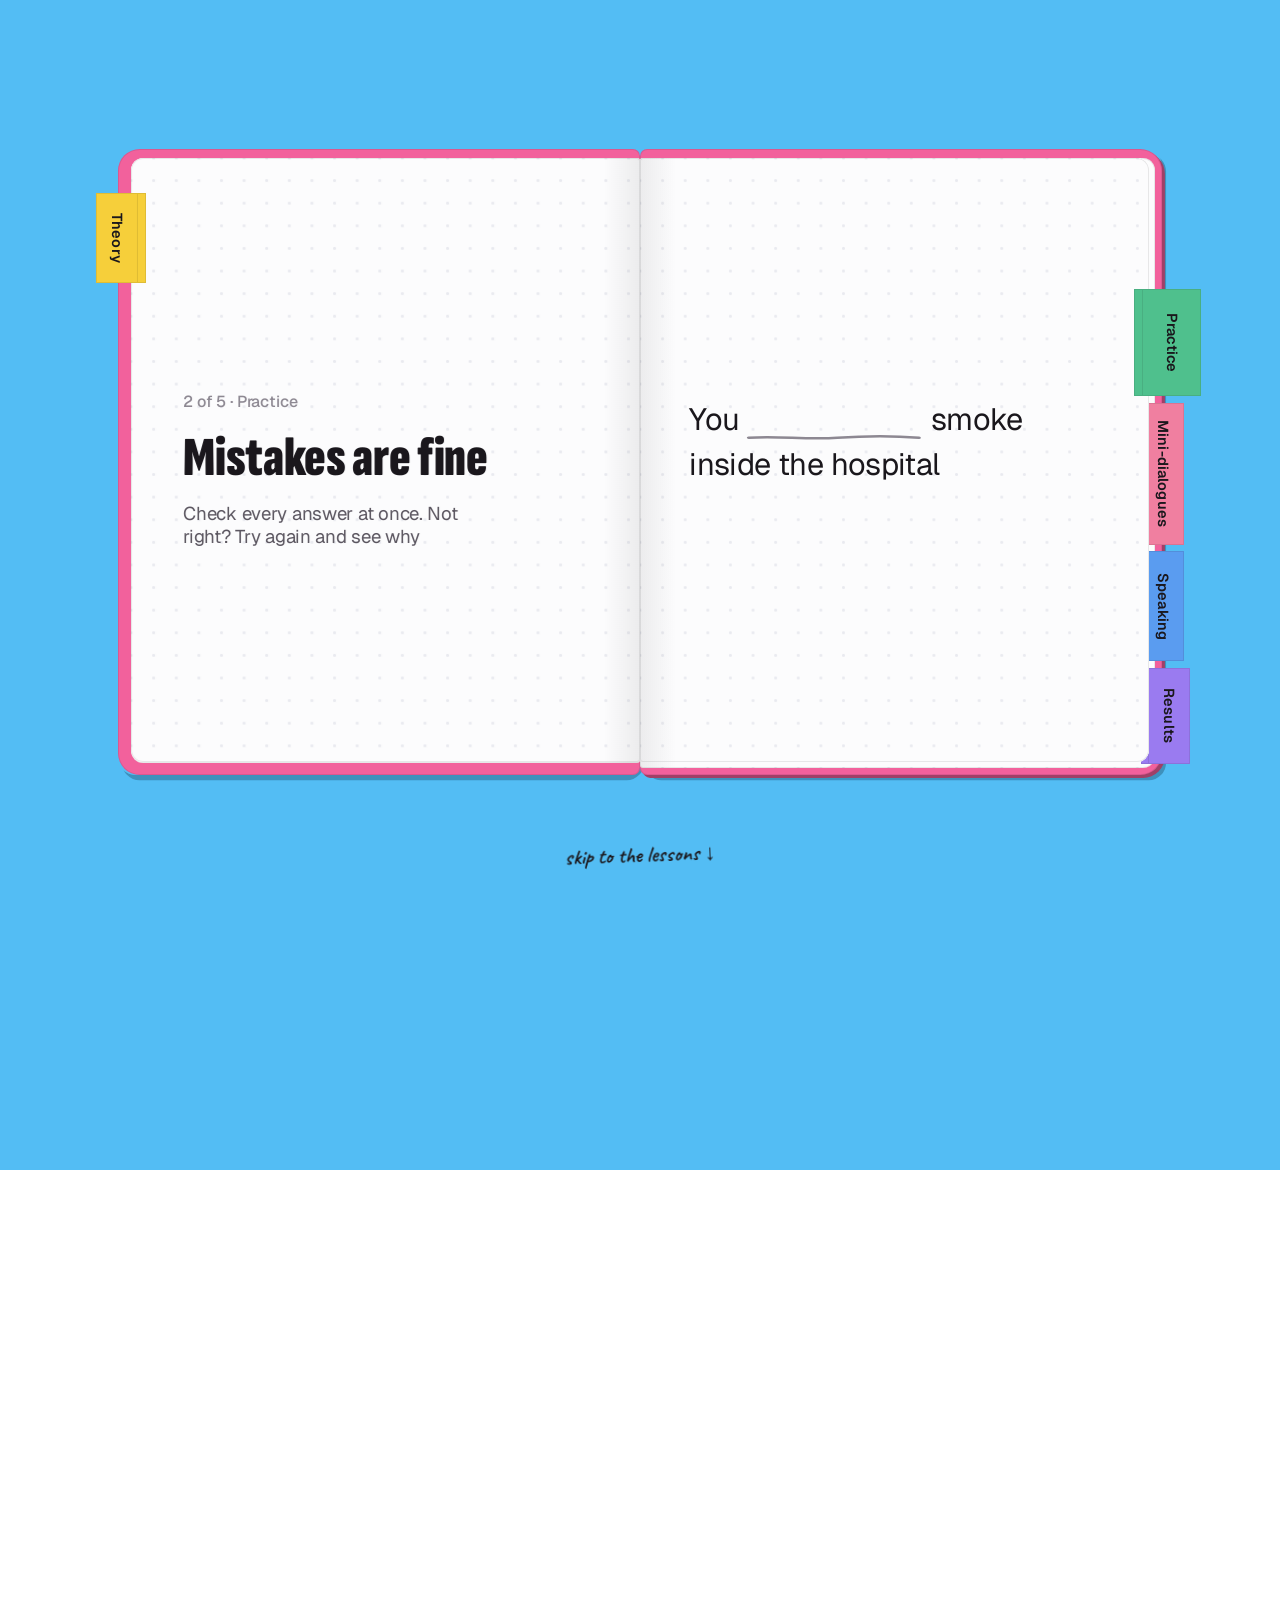
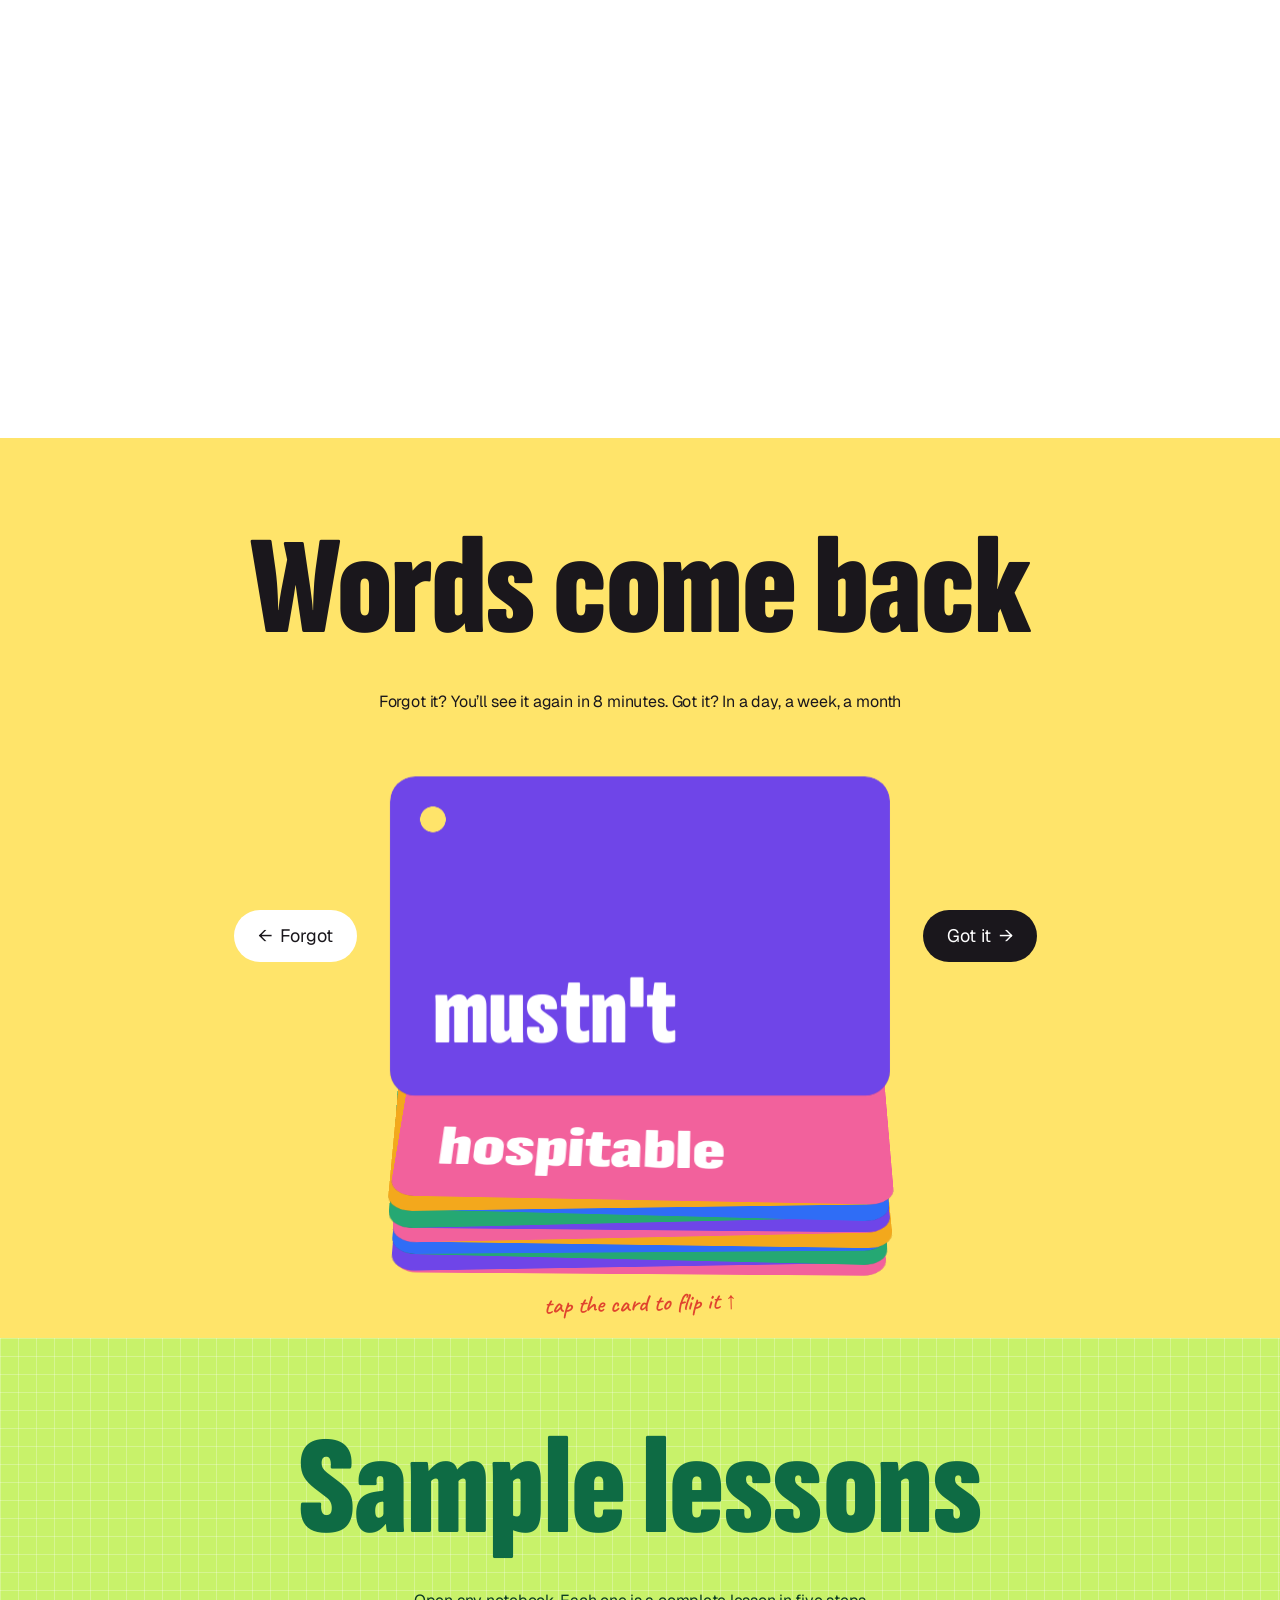
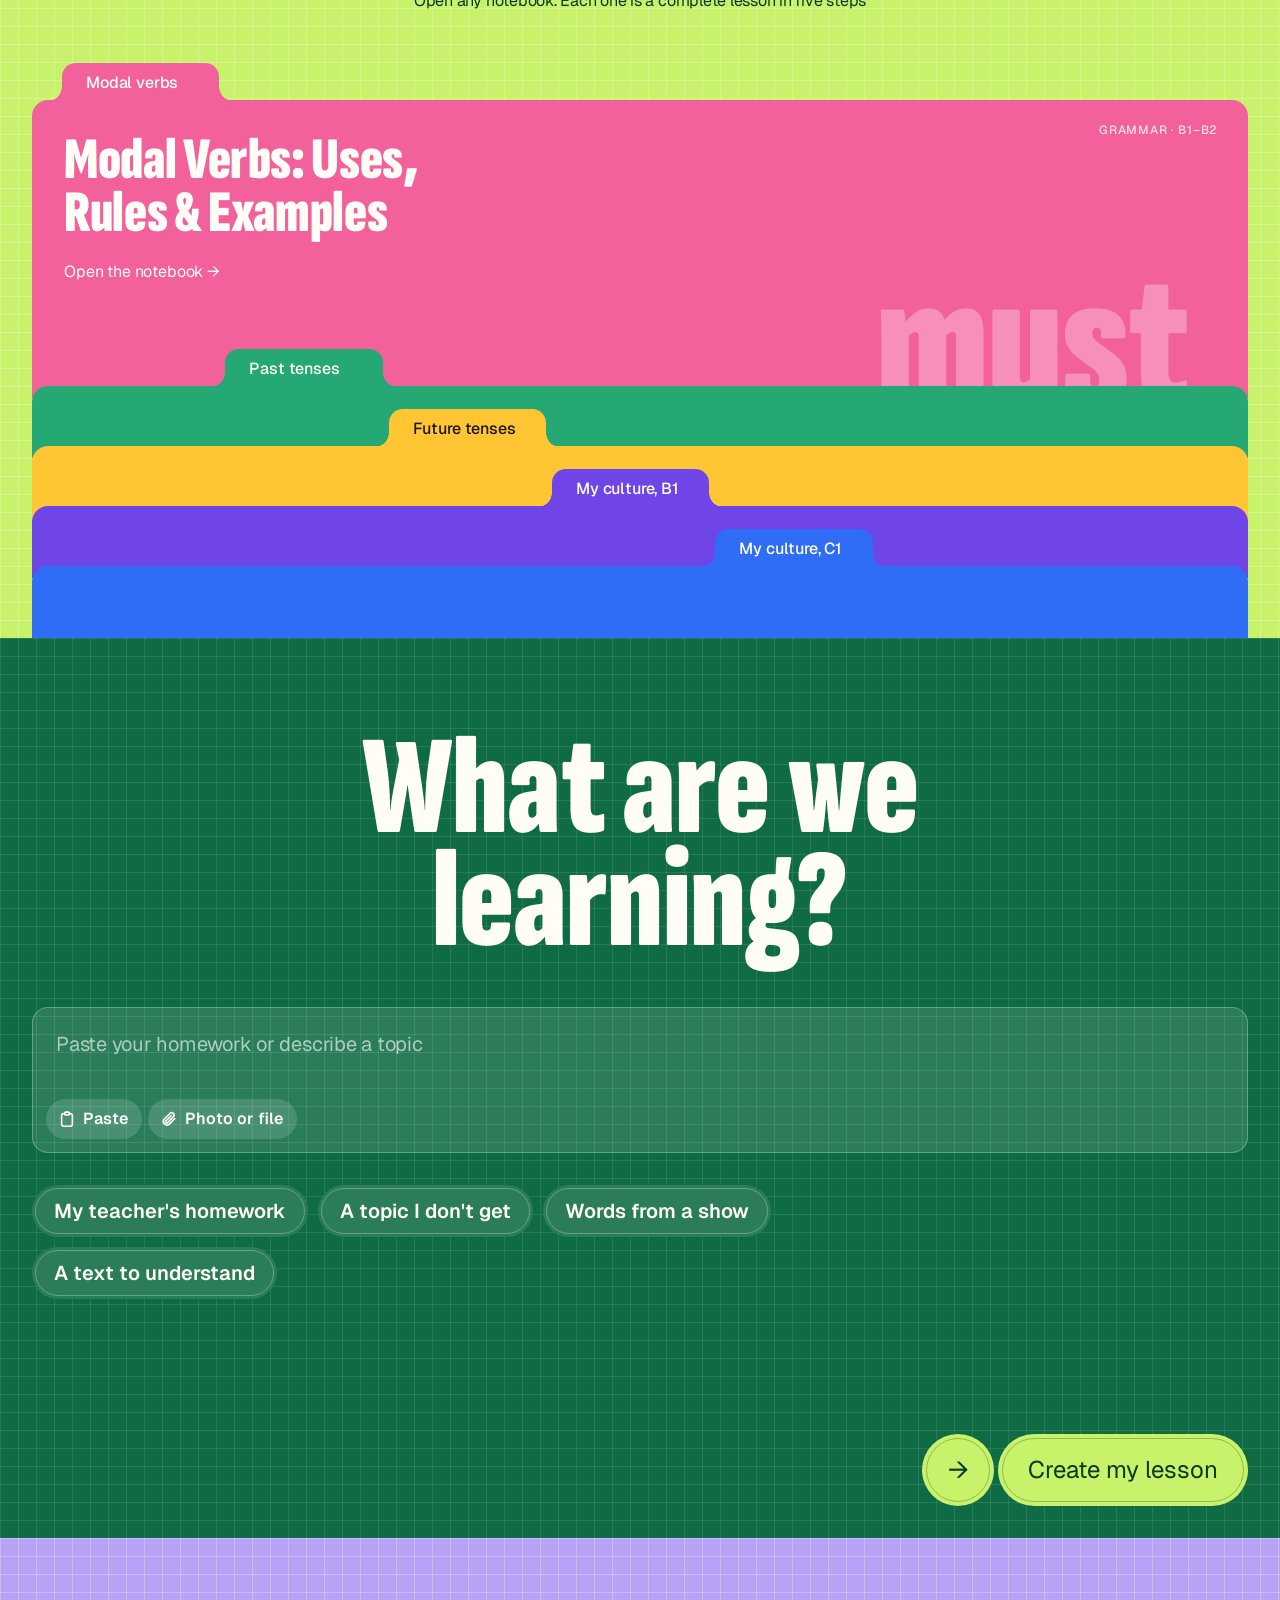
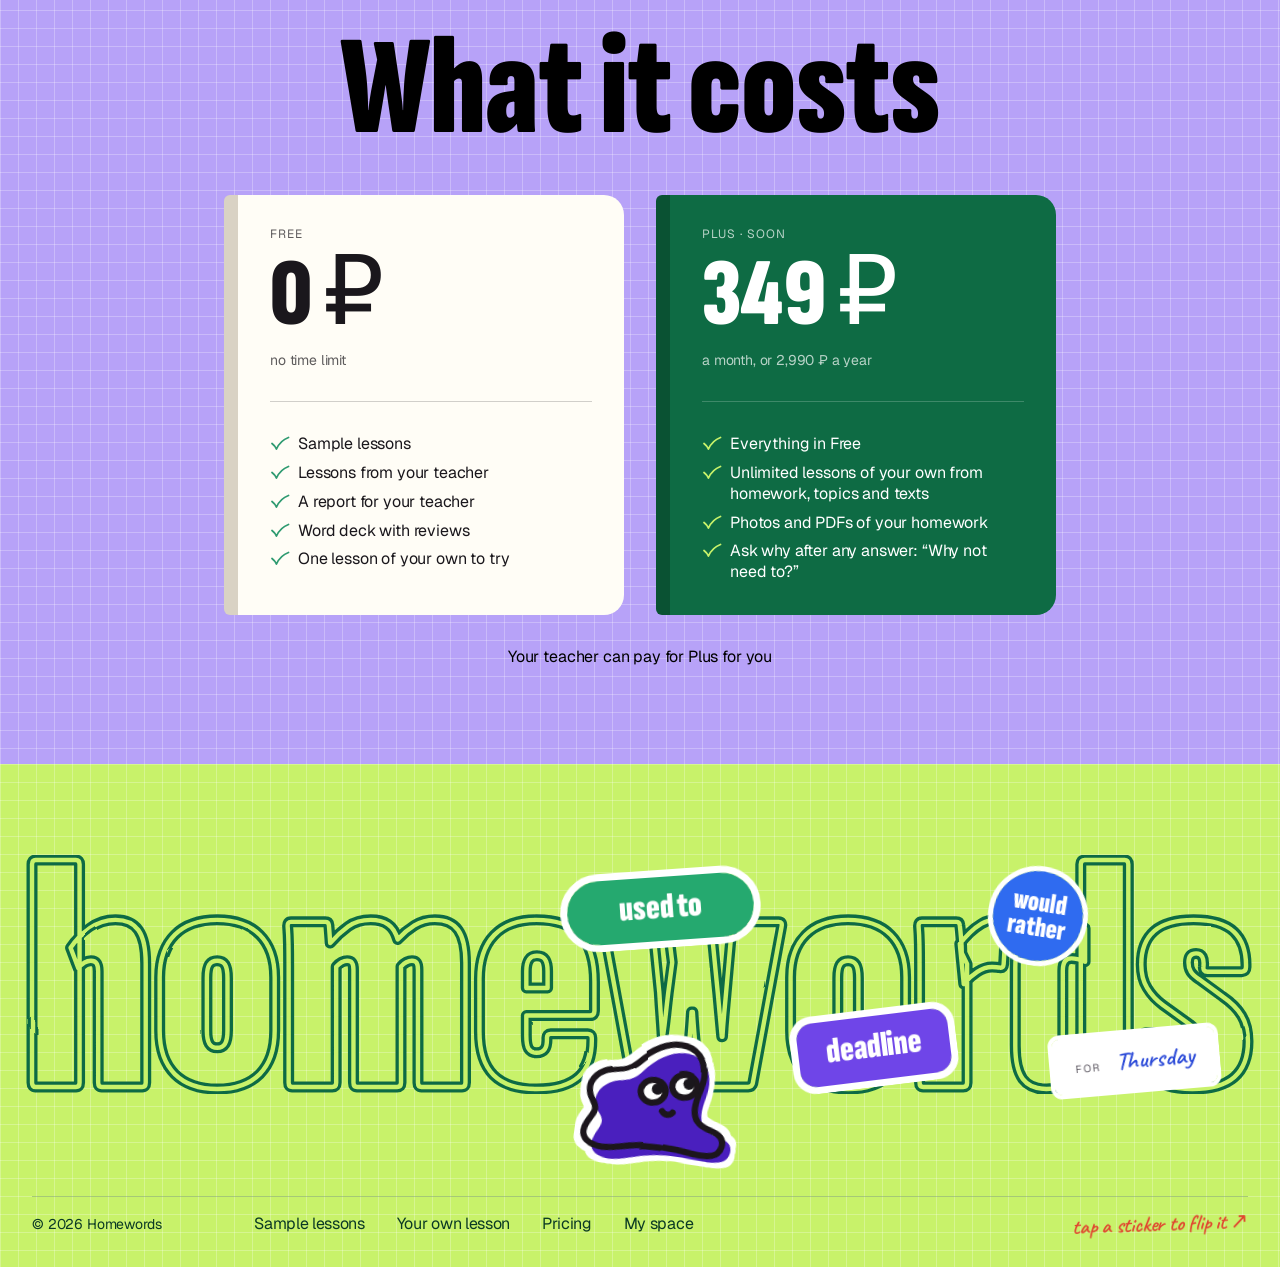
<file: learny-notebook-landing.html>
<!doctype html>
<html lang="en">
<head>
<meta charset="utf-8">
<meta name="viewport" content="width=device-width,initial-scale=1,viewport-fit=cover">
<title>Homewords — English homework, step by step</title>
<meta name="description" content="Homewords turns homework, a topic or any text into a lesson: theory, exercises and speaking practice, with a report for your teacher.">
<meta name="theme-color" content="#ffffff">
<script src="learny-paper.js"></script>
<script>document.documentElement.dataset.theme = "light";</script>
<link rel="manifest" href="manifest.webmanifest">
<link rel="icon" href="icons/klyaksa-192.png" type="image/png" sizes="192x192">
<link rel="icon" href="icons/klyaksa-16.svg" type="image/svg+xml" sizes="any">
<link rel="apple-touch-icon" href="icons/klyaksa-touch.png">
<link rel="preconnect" href="https://fonts.googleapis.com">
<link rel="preconnect" href="https://fonts.gstatic.com" crossorigin>
<link href="https://fonts.googleapis.com/css2?family=Caveat:wght@500;600;700&family=Golos+Text:wght@400;500;600;700&family=Literata:ital,opsz,wght@0,7..72,400..700;1,7..72,400..700&display=swap" rel="stylesheet">
<link rel="stylesheet" href="learny-paper.css">
<link rel="stylesheet" href="learny-notebook.css?v=200138">
<link rel="stylesheet" href="learny-notebook-landing.css?v=200138">
<!-- стилистика лендинга, вид G (23 ноября 2026): Geist, Sofia Sans Extra Condensed, Caveat -->
<script>document.documentElement.dataset.look = "g";</script>
<link rel="stylesheet" href="https://fonts.googleapis.com/css2?family=Geist:wght@400&family=Sofia+Sans+Extra+Condensed:wght@900&display=swap">
<link rel="stylesheet" href="learny-looks.css?v=1">
<script src="learny-looks.js?v=1"></script>
</head>
<body class="ld">


<main>
  <!-- одна тетрадь на всю историю: прокрутка открывает обложку и перелистывает страницы -->
  <section class="ld-book" id="book">
    <div class="ld-pin" id="pin" data-bg="steps">
      <!-- шапка — часть первого экрана: стоит вместе с заголовком и уходит вместе с ним, когда тетрадь выезжает в центр -->
      <header class="ld-top" role="banner">
        <a class="brand" href="landing.html" aria-label="Homewords"><img class="learny-logo" src="icons/homewords-wordmark.svg" alt=""></a>
        <nav class="ld-nav" aria-label="Main">
          <a href="#lessons"><span data-t="navLessons">Sample lessons</span></a>
          <a href="#own"><span data-t="navOwn">Your own lesson</span></a>
          <a href="#price"><span data-t="navPrice">Pricing</span></a>
          <!-- язык: одна кнопка с выпадающим списком (на вырост, под будущие языки); настройка общая с приложением -->
          <div class="ld-lang" id="lang">
            <button type="button" class="ld-lang-b" id="lang-b" aria-haspopup="true" aria-expanded="false" aria-controls="lang-m" aria-label="Language"><span id="lang-code">EN</span><svg viewBox="0 0 12 8" aria-hidden="true"><path d="M1.5 1.5 6 6l4.5-4.5"/></svg></button>
            <div class="ld-lang-m" id="lang-m" hidden>
              <button type="button" data-lang="en" aria-pressed="true">English</button>
              <button type="button" data-lang="ru" aria-pressed="false">Русский</button>
            </div>
          </div>
          <a class="split sm ld-space" href="index.html#cabinet"><span class="s-ic" aria-hidden="true">→</span><span class="s-tx" data-t="navSpace">My space</span></a>
        </nav>
      </header>
      <div class="ld-copy" id="copy">
        <h1 data-fit="1"><span data-t="h1a">English homework,</span><br><span class="mk" data-t="h1b">step by step</span></h1>
        <p class="lede" data-t="lede">Paste your homework or a topic, then learn the rule, practise, answer out loud and send the results to your teacher</p>
        <a class="split ld-main" href="#own"><span class="s-ic" aria-hidden="true">→</span><span class="s-tx" data-t="cta">Create my lesson</span></a>
      </div>
      <ol class="ld-caps" id="caps" aria-hidden="true">
      <li><span class="ld-n" data-t="s1n">1 of 5 · Theory</span><h3 data-t="s1h">Rules made clear</h3><p data-t="s1p">Plain words and examples. Translate any phrase and save new words</p></li>
      <li><span class="ld-n" data-t="s2n">2 of 5 · Practice</span><h3 data-t="s2h">Mistakes are fine</h3><p data-t="s2p">Check every answer at once. Not right? Try again and see why</p></li>
      <li><span class="ld-n" data-t="s3n">3 of 5 · Mini-dialogues</span><h3 data-t="s3h">Now in conversation</h3><p data-t="s3p">Read a short dialogue and choose the modal that fits the situation</p></li>
      <li><span class="ld-n" data-t="s4n">4 of 5 · Speaking</span><h3 data-t="s4h">Say it out loud</h3><p data-t="s4p">Record your answer and get suggestions for clearer English</p></li>
      <li><span class="ld-n" data-t="s5n">5 of 5 · Results</span><h3 data-t="s5h">Show your teacher</h3><p data-t="s5p">A short report: what went well, what you fixed, your new words</p></li>
      </ol>
      <div class="ld-nb" id="nb" style="--c:#6f45e8;--band:#ffc533">
      <img class="lk-peek" src="icons/klyaksa-drawn.svg" alt="" aria-hidden="true">
      <div class="ld-ground" aria-hidden="true"></div>
      <div class="ld-backcover" aria-hidden="true"></div>
      <div class="ld-leaf ld-base"><div aria-hidden="true" class="ld-face ld-front"><div class="ld-demo ld-report"><p class="rule-h">Modal verbs</p>
          <ol class="ld-answers">
            <li data-q=".06"><span>You <i>must</i> wear a seatbelt</span><svg class="tick" data-q=".12" viewBox="0 0 40 30"><path pathLength="1" d="M4 15c4 3 7 7 9 11C18 15 26 7 37 3"/></svg></li>
            <li data-q=".2"><span>You <s>don't have to<svg data-q=".28" viewBox="0 0 100 12" preserveAspectRatio="none"><path pathLength="1" d="M2 7C20 3 38 9 55 5s33-1 43 1"/></svg></s> <ins data-q=".34">mustn't</ins> smoke here</span></li>
            <li data-q=".42"><span>We <i>should</i> leave now</span><svg class="tick" data-q=".48" viewBox="0 0 40 30"><path pathLength="1" d="M4 15c4 3 7 7 9 11C18 15 26 7 37 3"/></svg></li>
          </ol>
          <p class="tally" data-q=".58"><b>6</b> <span data-t="rep1">right first time</span> · <b>2</b> <span data-t="rep2">fixed</span> · <b>3</b> <span data-t="rep3">new words</span></p>
          <div class="note" data-q=".72"><span>Well done! See you on Thursday</span><svg class="lk-doodle lk-heart" viewBox="0 0 30 28" aria-hidden="true"><path d="M15 25.5C7.5 19 2.4 14.2 3.3 8.4 4.3 2.6 11.6 1.6 14.6 8c2.2-6.6 10.5-7.4 12-1.6 1.4 5.6-3.2 11-11.6 19.1Z"/></svg></div></div></div><button type="button" class="ld-flag" data-s="4" aria-label="Step 5: Results" data-t-aria="s5aria" style="--fc:#9a7bf0;--fy:60%;--ft:17.58em;--fh:3.3em"><span data-t="s5name">Results</span></button></div>
      <div class="ld-leaf" data-i="4"><div aria-hidden="true" class="ld-face ld-front"><div class="ld-demo ld-voice"><p class="ask">What can you do that many people can't?</p><div class="rec" data-q=".1"><span class="rec-play"></span><svg class="rec-wave" viewBox="0 0 120 24"><path d="M2 10.5V13.5M6 9V15M10 7V17M14 8.5V15.5M18 10V14M22 7.5V16.5M26 4.5V19.5M30 6V18M34 9V15M38 10.5V13.5M42 8V16M46 4V20M50 2V22M54 5V19M58 8.5V15.5M62 10V14M66 7V17M70 3.5V20.5M74 5.5V18.5M78 8V16M82 9.5V14.5M86 6.5V17.5M90 3V21M94 1.5V22.5M98 4.5V19.5M102 7.5V16.5M106 9.5V14.5M110 8.5V15.5M114 10V14M118 11V13"/></svg><span class="rec-time">0:07</span></div><p class="sentence said" data-q=".3">“I can cook very <span class="gap"><span class="ans wrong">good<svg class="strike" data-q=".46" viewBox="0 0 100 12" preserveAspectRatio="none"><path pathLength="1" d="M2 7C20 3 38 9 55 5s33-1 43 1"/></svg></span><span class="fixword" data-q=".56">well</span></span>”</p>
          <div class="note" data-q=".76"><span>Nice! An adverb goes here</span></div></div></div><div aria-hidden="true" class="ld-face ld-back"><span class="ld-n" data-t="s5n">5 of 5 · Results</span><h3 data-t="s5h">Show your teacher</h3><p data-t="s5p">A short report: what went well, what you fixed, your new words</p></div><button type="button" class="ld-flag" data-s="3" aria-label="Step 4: Speaking" data-t-aria="s4aria" style="--fc:#5a9cf0;--fy:47%;--ft:13.56em;--fh:3.8em"><span data-t="s4name">Speaking</span></button></div>
      <div class="ld-leaf" data-i="3"><div aria-hidden="true" class="ld-face ld-front"><div class="ld-demo"><p class="sentence">“Do I <span class="gap"><span class="ans" data-q=".14">have to</span><svg class="uline" viewBox="0 0 100 8" preserveAspectRatio="none"><path d="M1 4C18 2 34 6 52 4s32-2 47 0"/></svg><svg class="tick" data-q=".3" viewBox="0 0 40 30"><path pathLength="1" d="M4 15c4 3 7 7 9 11C18 15 26 7 37 3"/></svg></span> wear a suit?”<br>“No, you <span class="gap"><span class="ans" data-q=".5">don’t have to</span><svg class="uline" viewBox="0 0 100 8" preserveAspectRatio="none"><path d="M1 4C18 2 34 6 52 4s32-2 47 0"/></svg><svg class="tick" data-q=".66" viewBox="0 0 40 30"><path pathLength="1" d="M4 15c4 3 7 7 9 11C18 15 26 7 37 3"/></svg></span><span class="stop">.</span> It’s a casual company”</p></div></div><div aria-hidden="true" class="ld-face ld-back"><span class="ld-n" data-t="s4n">4 of 5 · Speaking</span><h3 data-t="s4h">Say it out loud</h3><p data-t="s4p">Record your answer and get suggestions for clearer English</p></div><button type="button" class="ld-flag" data-s="2" aria-label="Step 3: Mini-dialogues" data-t-aria="s3aria" style="--fc:#f07fa0;--fy:34%;--ft:8.44em;--fh:4.9em"><span data-t="s3name">Mini-dialogues</span></button></div>
      <div class="ld-leaf" data-i="2"><div aria-hidden="true" class="ld-face ld-front"><div class="ld-demo"><p class="sentence">You <span class="gap"><span class="ans wrong" data-q=".12">don't have to<svg class="strike" data-q=".4" viewBox="0 0 100 12" preserveAspectRatio="none"><path pathLength="1" d="M2 7C20 3 38 9 55 5s33-1 43 1"/></svg></span><span class="fixword" data-q=".52">mustn't</span><svg class="uline" viewBox="0 0 100 8" preserveAspectRatio="none"><path d="M1 4C18 2 34 6 52 4s32-2 47 0"/></svg></span> smoke inside the hospital</p>
          <div class="note" data-q=".74"><span>Forbidden, not just unnecessary</span></div></div></div><div aria-hidden="true" class="ld-face ld-back"><span class="ld-n" data-t="s3n">3 of 5 · Mini-dialogues</span><h3 data-t="s3h">Now in conversation</h3><p data-t="s3p">Read a short dialogue and choose the modal that fits the situation</p></div><button type="button" class="ld-flag" data-s="1" aria-label="Step 2: Practice" data-t-aria="s2aria" style="--fc:#4fc08d;--fy:21%;--ft:4.52em;--fh:3.7em"><span data-t="s2name">Practice</span></button></div>
      <div class="ld-leaf" data-i="1"><div aria-hidden="true" class="ld-face ld-front"><div class="ld-demo"><p class="rule-h">must<svg class="lk-doodle lk-rays" data-q=".08" viewBox="0 0 36 36" aria-hidden="true"><path pathLength="1" d="M9.4 32.6 24.4 27.1M6.4 28.3 16.7 16.1M1.7 26.2 4.5 10.4"/></svg></p><p class="rule-g">strong obligation: it is the rule</p>
          <p class="ex">You <span class="w" data-q=".18">must wear</span> a <span class="w" data-q=".5">seatbelt</span><br>Employees must follow the rules</p>
          <div class="wcard" data-q=".64"><b><span class="mk">seatbelt</span></b><span>ремень безопасности</span></div></div></div><div aria-hidden="true" class="ld-face ld-back"><span class="ld-n" data-t="s2n">2 of 5 · Practice</span><h3 data-t="s2h">Mistakes are fine</h3><p data-t="s2p">Check every answer at once. Not right? Try again and see why</p></div><button type="button" class="ld-flag" data-s="0" aria-label="Step 1: Theory" data-t-aria="s1aria" style="--fc:#f6cf3a;--fy:8%;--ft:1.2em;--fh:3.1em"><span data-t="s1name">Theory</span></button></div>
      <div class="ld-leaf ld-cover" data-i="0"><div aria-hidden="true" class="ld-face ld-front"><span class="nb-word">must</span><span class="nb-tag"><small data-t="tagSubject">Subject</small><b>Modal verbs</b><small data-t="tagFor">For</small><b data-t="tagDay">Thursday</b></span><span class="nb-band"></span></div><div aria-hidden="true" class="ld-face ld-back"><span class="ld-n" data-t="s1n">1 of 5 · Theory</span><h3 data-t="s1h">Rules made clear</h3><p data-t="s1p">Plain words and examples. Translate any phrase and save new words</p></div></div>
      <!-- на телефоне виден только правый лист, перевернутые флажки уезжают за край: там свой набор, стоящий на месте -->
      <div class="ld-flags-side"><button type="button" class="ld-flag" data-s="0" aria-label="Step 1: Theory" data-t-aria="s1aria" style="--fc:#f6cf3a;--fy:8%"><span>1</span></button><button type="button" class="ld-flag" data-s="1" aria-label="Step 2: Practice" data-t-aria="s2aria" style="--fc:#4fc08d;--fy:21%"><span>2</span></button><button type="button" class="ld-flag" data-s="2" aria-label="Step 3: Mini-dialogues" data-t-aria="s3aria" style="--fc:#f07fa0;--fy:34%"><span>3</span></button><button type="button" class="ld-flag" data-s="3" aria-label="Step 4: Speaking" data-t-aria="s4aria" style="--fc:#5a9cf0;--fy:47%"><span>4</span></button><button type="button" class="ld-flag" data-s="4" aria-label="Step 5: Results" data-t-aria="s5aria" style="--fc:#9a7bf0;--fy:60%"><span>5</span></button></div>
      </div>
      <button type="button" class="ld-scroll" id="hint">scroll to open ↓</button>
    </div>
    <ol class="ld-steps">
      <li><h3 data-t="s1name">Theory</h3><p data-t="s1full">Your teacher's notes, made clear. The rule in plain words, with examples. Translate any phrase and save new words</p></li>
      <li><h3 data-t="s2name">Practice</h3><p data-t="s2full">A mistake is part of the page. Check every answer at once. Not right? Try again and see why</p></li>
      <li><h3 data-t="s3name">Mini-dialogues</h3><p data-t="s3full">The same rule in conversation. Read a short dialogue and choose the modal that fits the situation</p></li>
      <li><h3 data-t="s4name">Speaking</h3><p data-t="s4full">Say it before the lesson. Record your answer and get suggestions for clearer English</p></li>
      <li><h3 data-t="s5name">Results</h3><p data-t="s5full">Bring this to your lesson. A short report for your teacher: what went well, what you fixed, your new words</p></li>
    </ol>
  </section>

  <!-- словарь (24 ноября 2026): колода слов из уроков. Верхняя карточка поднимается к вам и переворачивается.
       «Помню» — колода расступается глубоко и прячет слово, «Не помню» — слово ложится сразу под верх и скоро вернется.
       Глубина = когда слово вернется, как в приложении (отделения: 8 минут, день, 3 дня, неделя, 16 и 35 дней).
       Подписей к механике нет: ее видно по движению (Виктория: что требует объяснений, сделано плохо). Доска: refs/2026-11-24-vocab-deck/ -->
  <section class="ld-words" id="words" aria-labelledby="words-h">
    <div class="ld-words-head">
      <h2 id="words-h"><span data-t="wordsH1">Words</span><br><span data-t="wordsH2">come back</span></h2>
      <p data-t="wordsP">Forgot it? You’ll see it again in 8 minutes. Got it? In a day, a week, a month</p>
    </div>
    <div class="ld-deck" id="deck">
      <div class="ld-deck-stage" id="deck-stage"></div>
      <p class="ld-deck-tip" data-t="deckTip">tap the card to flip it ↑</p>
      <div class="ld-deck-acts">
        <button type="button" class="ld-deck-btn" id="deck-again"><span aria-hidden="true">←</span><span data-t="gAgain">Forgot</span></button>
        <button type="button" class="ld-deck-btn is-ink" id="deck-good"><span data-t="gGood">Got it</span><span aria-hidden="true">→</span></button>
      </div>
      <p class="ld-sr" id="deck-live" aria-live="polite"></p>
    </div>
  </section>

  <!-- уроки картотекой: цветные разделители во всю ширину стоят один за другим, у каждого ярлычок с названием.
       Под курсором разделитель раскрывается и показывает, что внутри; нажатие открывает урок -->
  <section class="ld-shelf" id="lessons">
    <div class="ld-shelf-h">
      <h2 data-t="navLessons">Sample lessons</h2>
      <p data-t="lessonsP">Open any notebook. Each one is a complete lesson</p>
    </div>
    <ol class="ld-stack" id="shelf">
      <li class="open" style="--c:#6f45e8;--tx:0"><a class="ld-nbrow" href="index.html#lesson/modals/theory">
        <span class="ld-nbtab">Modal verbs</span>
        <span class="ld-nbmeta" data-t="metaG">Grammar · B1–B2</span>
        <span class="ld-nbbody"><b>Modal Verbs: Uses, Rules &amp; Examples</b><small data-t="rowDialogues">Five steps: theory, practice, mini-dialogues, speaking, results</small><span class="ld-nbgo" aria-hidden="true" data-t="rowGo">Open the notebook →</span></span>
        <span class="ld-nbclip" aria-hidden="true"><span class="nb-word">must</span></span>
      </a></li>
      <li style="--c:#25a873;--tx:1"><a class="ld-nbrow" href="index.html#lesson/past-stories/theory">
        <span class="ld-nbtab">Past tenses</span>
        <span class="ld-nbmeta" data-t="metaG">Grammar · B1–B2</span>
        <span class="ld-nbbody"><b>Creating Stories Using Different Past Tenses</b><small data-t="rowSteps">Five steps: theory, practice, mini-stories, speaking, results</small><span class="ld-nbgo" aria-hidden="true" data-t="rowGo">Open the notebook →</span></span>
        <span class="ld-nbclip" aria-hidden="true"><span class="nb-word">once</span></span>
      </a></li>
      <li style="--c:#ffc533;--tx:2;--on:#1a171c;--wc:#f3a81c"><a class="ld-nbrow" href="index.html#lesson/future/theory">
        <span class="ld-nbtab">Future tenses</span>
        <span class="ld-nbmeta" data-t="metaG">Grammar · B1–B2</span>
        <span class="ld-nbbody"><b>All the Future Tenses in English</b><small data-t="rowSteps">Five steps: theory, practice, mini-stories, speaking, results</small><span class="ld-nbgo" aria-hidden="true" data-t="rowGo">Open the notebook →</span></span>
        <span class="ld-nbclip" aria-hidden="true"><span class="nb-word">will</span></span>
      </a></li>
      <li style="--c:#f2619c;--tx:3"><a class="ld-nbrow" href="index.html#lesson/culture-b1/theory">
        <span class="ld-nbtab">My culture, B1</span>
        <span class="ld-nbmeta" data-t="metaS1">Speaking · B1</span>
        <span class="ld-nbbody"><b>Describing My Culture &amp; My People</b><small data-t="rowWords">Five steps: theory, practice, words, speaking, results</small><span class="ld-nbgo" aria-hidden="true" data-t="rowGo">Open the notebook →</span></span>
        <span class="ld-nbclip" aria-hidden="true"><span class="nb-word">home</span></span>
      </a></li>
      <li style="--c:#2f6df6;--tx:4"><a class="ld-nbrow" href="index.html#lesson/culture-c1/theory">
        <span class="ld-nbtab">My culture, C1</span>
        <span class="ld-nbmeta" data-t="metaS2">Speaking · C1</span>
        <span class="ld-nbbody"><b>Describing My Own Culture &amp; People</b><small data-t="rowWords">Five steps: theory, practice, words, speaking, results</small><span class="ld-nbgo" aria-hidden="true" data-t="rowGo">Open the notebook →</span></span>
        <span class="ld-nbclip" aria-hidden="true"><span class="nb-word">roots</span></span>
      </a></li>
    </ol>
  </section>

  <!-- свой урок: самый яркий блок. Заголовок спрашивает, что разберем; поле — светлый лист на фиолетовом, внутри него
       вставка из буфера и вложение. Под листом наклейки с готовыми началами: нажатие вписывает пример в поле, а сами
       наклейки показывают, с чем сюда можно прийти, и не только с домашкой от учителя -->
  <section class="ld-own" id="own">
    <form class="ld-sheet" id="own-form">
      <h2 id="own-h" data-fit="1" data-t="ownH">What are we learning?</h2>
      <div class="ld-paper">
        <textarea id="own-text" rows="2" aria-labelledby="own-h" placeholder="Paste your homework or describe a topic" data-t-ph="ownPh"></textarea>
        <div class="ld-tools">
          <button type="button" class="ld-tool" id="own-paste"><svg viewBox="0 0 20 20" fill="none" stroke="currentColor" stroke-width="1.8" stroke-linecap="round" stroke-linejoin="round" aria-hidden="true"><path d="M7.5 4H6.2A2.2 2.2 0 0 0 4 6.2v9.6A2.2 2.2 0 0 0 6.2 18h7.6a2.2 2.2 0 0 0 2.2-2.2V6.2A2.2 2.2 0 0 0 13.8 4h-1.3"/><rect x="7.5" y="2.4" width="5" height="3.2" rx="1"/></svg><span data-t="paste">Paste</span></button>
          <button type="button" class="ld-tool" id="own-attach"><svg viewBox="0 0 20 20" fill="none" stroke="currentColor" stroke-width="1.8" stroke-linecap="round" stroke-linejoin="round" aria-hidden="true"><path d="M16.5 9.5l-6.4 6.4a4 4 0 0 1-5.6-5.6l6.7-6.7a2.7 2.7 0 0 1 3.8 3.8l-6.6 6.6a1.3 1.3 0 0 1-1.9-1.9l6-6"/></svg><span data-t="attach">Photo or file</span></button>
        </div>
      </div>
      <div class="ld-own-foot">
        <div class="ld-starts" role="group" aria-label="Start with an example" data-t-aria="startsAria">
          <button type="button" class="ld-fill" data-t="start1" data-fill="For Thursday: unit 7, exercises 3–5, and ten phrasal verbs with “get”" data-fill-ru="К четвергу: unit 7, упражнения 3–5 и десять фразовых глаголов с get">My teacher's homework</button>
          <button type="button" class="ld-fill" data-t="start2" data-fill="The present perfect and the past simple: when do I use which?" data-fill-ru="Present perfect и past simple: когда что ставить?">A topic I don't get</button>
          <button type="button" class="ld-fill" data-t="start3" data-fill="Words from Friends, season 1: “on a break”, “hang out”, “freak out”" data-fill-ru="Слова из «Друзей», 1 сезон: on a break, hang out, freak out">Words from a show</button>
          <button type="button" class="ld-fill" data-t="start4" data-fill="An email from my landlord: I want to understand it and answer politely" data-fill-ru="Письмо от арендодателя: хочу понять его и вежливо ответить">A text to understand</button>
        </div>
        <button type="submit" class="split ld-main"><span class="s-ic" aria-hidden="true">→</span><span class="s-tx" data-t="cta">Create my lesson</span></button>
      </div>
    </form>
  </section>

  <!-- тарифы (27 ноября 2026): две тетради рядом — бесплатная и «Плюс». Цена и состав ориентировочные: оплаты еще нет,
       поэтому у «Плюса» нет кнопки покупки, только «скоро». Бесплатно то, что не тратит ИИ; «Плюс» — свои уроки без лимита.
       Учитель как плательщик — одной строкой под тетрадями, гипотеза для интервью (research/interviews.md) -->
  <section class="ld-price" id="price" aria-labelledby="price-h">
    <h2 id="price-h" data-t="priceH">What it costs</h2>
    <div class="ld-plans">
      <article class="ld-plan">
        <p class="ld-plan-k" data-t="planFreeK">Free</p>
        <p class="ld-plan-p">0&nbsp;₽</p>
        <p class="ld-plan-s" data-t="planFreeS">no time limit</p>
        <ul>
          <li data-t="planF1">Sample lessons</li>
          <li data-t="planF2">Lessons from your teacher</li>
          <li data-t="planF3">A report for your teacher</li>
          <li data-t="planF4">Word deck with reviews</li>
          <li data-t="planF5">One lesson of your own to try</li>
        </ul>
      </article>
      <article class="ld-plan ld-plan-plus">
        <p class="ld-plan-k" data-t="planPlusK">Plus · soon</p>
        <p class="ld-plan-p">349&nbsp;₽</p>
        <p class="ld-plan-s" data-t="planPlusS">a month, or 2,990&nbsp;₽ a year</p>
        <ul>
          <li data-t="planP1">Everything in Free</li>
          <li data-t="planP2">Unlimited lessons of your own from homework, topics and texts</li>
          <li data-t="planP3">Photos and PDFs of your homework</li>
          <li data-t="planP4">Ask why after any answer: “Why not need to?”</li>
        </ul>
      </article>
    </div>
    <p class="ld-price-note" data-t="priceNote">Your teacher can pay for Plus for you</p>
  </section>
</main>

<!-- футер во весь экран: сверху наши пункты (уроки, шаги урока, разделы), внизу прощальная фраза тем же крупным шрифтом,
     что заголовки; от руки только пометки преподавателя: обводка красным карандашом и короткая приписка -->
<footer class="ld-foot" id="footer">
  <!-- низ футера: огромная марка контуром и наклейки-перевертыши поверх нее (24 ноября 2026, рефы truus и «FUTURE»).
       Каждая наклейка — слово из уроков в цвете своего урока; нажатие переворачивает ее, на обороте перевод карандашом;
       перетаскивание двигает. Клякса на обороте — «blot» -->
  <div class="lk-foot-stage">
    <div class="lk-foot-mark" aria-hidden="true"></div>
    <button type="button" class="lk-st lk-card lk-burst" aria-label="must&nbsp;— должен, обязан" style="--x:5%;--y:8%;--r:-8deg;--mx:4%;--my:4%"><span class="lk-flip"><span class="lk-f">must</span><span class="lk-b">должен,<br>обязан</span></span></button>
    <button type="button" class="lk-st lk-card lk-rect" aria-label="seatbelt&nbsp;— ремень безопасности" style="--c:#ffc533;--on:#1a171c;--x:24%;--y:50%;--r:5deg;--mx:46%;--my:2%"><span class="lk-flip"><span class="lk-f">seatbelt</span><span class="lk-b">ремень<br>безопасности</span></span></button>
    <button type="button" class="lk-st lk-card lk-pill" aria-label="used to&nbsp;— раньше, бывало" style="--c:#25a96f;--x:44%;--y:6%;--r:-4deg;--mx:6%;--my:30%"><span class="lk-flip"><span class="lk-f">used to</span><span class="lk-b">раньше, бывало</span></span></button>
    <button type="button" class="lk-st lk-card lk-rect" aria-label="deadline&nbsp;— срок сдачи" style="--c:#6f45e8;--x:63%;--y:54%;--r:-7deg;--mx:52%;--my:26%"><span class="lk-flip"><span class="lk-f">deadline</span><span class="lk-b">срок сдачи</span></span></button>
    <button type="button" class="lk-st lk-card lk-round lk-wide-only" aria-label="would rather&nbsp;— лучше&nbsp;бы" style="--c:#2f6bf0;--x:79%;--y:4%;--r:9deg"><span class="lk-flip"><span class="lk-f">would<br>rather</span><span class="lk-b">лучше&nbsp;бы</span></span></button>
    <button type="button" class="lk-st lk-card lk-label" aria-label="Thursday&nbsp;— четверг" style="--x:84%;--y:60%;--r:-5deg;--mx:8%;--my:54%"><span class="lk-flip"><span class="lk-f"><i>For</i>Thursday</span><span class="lk-b">четверг</span></span></button>
    <button type="button" class="lk-st lk-card lk-blot" aria-label="blot&nbsp;— клякса" style="--x:45%;--y:60%;--r:8deg;--mx:62%;--my:50%"><span class="lk-flip"><span class="lk-f"><img src="icons/klyaksa.svg" alt="" draggable="false"></span><span class="lk-b">blot —<br>клякса</span></span></button>
  </div>
  <p class="ld-foot-say" data-fit="1" data-fit-full><span data-t="sayA">See you on</span> <span class="ld-ring"><span data-t="sayB">Thursday</span><svg viewBox="0 0 300 120" preserveAspectRatio="none" aria-hidden="true"><path d="M34 66C28 32 92 9 162 10c70 1 122 20 122 52 0 33-60 50-134 48C80 108 22 94 20 60 19 38 48 22 88 15"/></svg></span></p>
  <div class="ld-foot-bot"><span>© 2026 Homewords</span><nav class="ld-foot-nav" aria-label="Homewords">
      <ul>
        <li><a href="#lessons" data-t="navLessons">Sample lessons</a></li>
        <li><a href="#own" data-t="navOwn">Your own lesson</a></li>
        <li><a href="#price" data-t="navPrice">Pricing</a></li>
        <li><a href="index.html#cabinet" data-t="navSpace">My space</a></li>
      </ul>
    </nav><span class="ld-foot-note lk-drag-hint" data-t="drag">tap a sticker to flip it ↗</span></div>
</footer>

<script src="learny-notebook-open.js?v=200138"></script>
<script>
(() => {
  const $ = id => document.getElementById(id);
  const book = $("book"), pin = $("pin"), nb = $("nb"), copy = $("copy"), hint = $("hint"), flags = [...nb.querySelectorAll(".ld-flag")];
  const leaves = [...nb.querySelectorAll(".ld-leaf[data-i]")].sort((a, b) => a.dataset.i - b.dataset.i);   // 0 — обложка
  const demos = [...nb.querySelectorAll(".ld-demo")].sort((a, b) => order(a) - order(b));
  const caps = [...$("caps").children];
  function order(demo) { const leaf = demo.closest(".ld-leaf"); return leaf.dataset.i ? leaf.dataset.i - 1 : 4; }

  // Длины отрезков в высотах экрана: выезд и раскрытие обложки, затем на каждый шаг пауза и перелистывание.
  const INTRO = .3, HOLD = .68, FLIP = .2, STEPS = leaves.length;
  // Первый же жест прокрутки запускает всю вступительную фразу целиком: шапка и заголовок уходят, тетрадь едет в центр
  // и раскрывается. Пороги стоят почти у самого верха, поэтому «мертвого» отрезка, где прокрутка ничего не делает, нет.
  const LEAVE = .04, OPEN = .06;
  const GAP = 60;        // мс между листами, которые летят один за другим
  const OVERLAP = 260;   // мс: настолько раньше, чем тетрадь доедет до центра, начинает раскрываться обложка
  const TAIL = .32;   // последний шаг держится дольше: отчет успевает раскрыться и побыть на экране
  const TOTAL = INTRO + STEPS * HOLD + (STEPS - 1) * FLIP + TAIL;
  const still = matchMedia("(prefers-reduced-motion: reduce)").matches;
  if (still) document.body.classList.add("ld-still");
  else book.style.height = `calc(${(TOTAL + 1) * 100}svh)`;
  // затенение листа при перелистывании
  nb.querySelectorAll(".ld-face").forEach(face => face.append(Object.assign(document.createElement("i"), { className: "ld-shade" })));

  const clamp = (v, a = 0, b = 1) => Math.min(b, Math.max(a, v));
  const stepStart = s => INTRO + s * (HOLD + FLIP);
  // Закрытая обложка занимает свободное место под текстом. После раскрытия
  // центром разворота снова становится корешок, заданный стилями тетради.
  let closedTransform = "", turnTime = 0;
  function measure() {
    const style = getComputedStyle(nb);
    const mobile = matchMedia("(max-width:900px)").matches;
    const angle = parseFloat(style.getPropertyValue("--hr"));
    const rad = Math.abs(angle) * Math.PI / 180;
    const w = nb.offsetWidth, h = nb.offsetHeight;
    const rotatedW = w * Math.cos(rad) + h * Math.sin(rad);
    const rotatedH = h * Math.cos(rad) + w * Math.sin(rad);
    const edge = copy.offsetLeft;
    const gutter = edge;
    const title = copy.querySelector("h1");
    const firstLine = title.firstElementChild.getBoundingClientRect();
    const lastLine = title.lastElementChild.getBoundingClientRect();
    const top = mobile ? copy.offsetTop + copy.offsetHeight
      : copy.offsetTop + firstLine.bottom - copy.getBoundingClientRect().top;
    const width = mobile ? pin.clientWidth - 2 * edge : pin.clientWidth - edge - lastLine.right - gutter;
    const bottom = pin.clientHeight - edge;
    const height = Math.max(0, bottom - top - gutter);
    const scale = Math.max(0, Math.min(parseFloat(style.getPropertyValue("--hs")), width / rotatedW, height / rotatedH));
    let cx = mobile ? pin.clientWidth / 2 : pin.clientWidth - edge - rotatedW * scale / 2;
    let cy = top + gutter + height / 2, s = scale, a = angle;
    // пробы первого экрана (?hero=…) ставят закрытую тетрадь в другое место; без параметра хука нет
    const o = window.learnyHero?.({ W: pin.clientWidth, H: pin.clientHeight, w, h, mobile });
    if (o) ({ cx = cx, cy = cy, s = s, a = a } = o);
    closedTransform = `translate(${cx - nb.offsetLeft - w / 2}px,${cy - nb.offsetTop - h / 2}px) rotate(${a}deg) scale(${s})`;
    turnTime = parseFloat(style.getPropertyValue("--leaf-time")); // миллисекунды
  }

  // Позиция в сцене в высотах экрана: target — куда докрутили, cur — сглаженное значение, по которому рисуется кадр.
  const position = () => clamp(scrollY - book.offsetTop, 0, TOTAL * pin.clientHeight) / pin.clientHeight;
  let cur = 0, first = true;
  const marks = demos.map(demo => [...demo.querySelectorAll("[data-q]")].map(el => [el, +el.dataset.q]));
  // Вся сцена построена на состояниях. Прокрутка только решает, какое состояние нужно: тетрадь на первом экране или
  // в центре, открыта ли обложка, какие листы перевернуты. Сами движения идут своим ходом и одинаково в обе стороны,
  // поэтому при прокрутке назад ничего не застывает на полпути и не расходится.
  const turned = leaves.map(() => false);
  let docked = null;
  const starts = leaves.map(() => 0);   // когда лист начал (или начнет) свое последнее движение
  let arrive = 0;                       // когда тетрадь доедет до центра сцены
  // Тетрадь на первом экране (сбоку, под углом) или в центре сцены. Движения идут по очереди. Вперед: шапка и заголовок
  // уходят, тетрадь едет в центр, на подъезде раскрывается обложка. Назад: закрывается обложка, тетрадь уезжает на место
  // и гаснет стол, и только когда она встала, возвращаются шапка, заголовок и кнопка.
  function dock(on, instant) {
    docked = on;
    const now = performance.now();
    const wait = instant || !on ? 0 : Math.max(0, starts[0] + turnTime - now - 180);
    arrive = on || instant ? 0 : now + turnTime;
    nb.style.transitionDuration = instant ? "0s" : "";
    nb.style.transitionDelay = wait + "ms";
    nb.style.transform = on ? closedTransform : "none";
    pin.style.setProperty("--lit-delay", wait + "ms");
    pin.style.setProperty("--copy-delay", (instant ? 0 : wait + 520) + "ms");
    pin.style.setProperty("--lit", on ? 0 : 1);
    pin.classList.toggle("lit", !on);
    pin.classList.toggle("away", !on);
  }
  // Переворот листа. Порядок листов в стопке зависит от стороны, на которой лист сейчас находится: справа сверху лежит
  // лист с меньшим номером, слева с большим. Сторону лист меняет, когда стоит ребром и его не видно. Поэтому при любой
  // скорости прокрутки, и когда летят сразу несколько листов, они не проходят друг сквозь друга и в конце ничего не перещелкивается.
  // Листы не обгоняют друг друга: вперед лист трогается не раньше предыдущего, назад не раньше следующего.
  function turn(i, on, instant) {
    const leaf = leaves[i], now = performance.now();
    turned[i] = on;
    clearTimeout(leaf.wait); clearTimeout(leaf.done);
    let at = now;
    if (!instant) {
      const ahead = starts[on ? i - 1 : i + 1];
      if (ahead) at = Math.max(at, ahead + GAP);
      if (i === 0 && on) at = Math.max(at, arrive - OVERLAP);   // обложка ждет, пока тетрадь подъедет
    }
    starts[i] = instant ? 0 : at;
    const go = () => {
      leaf.style.transitionDuration = instant ? "0s" : "";
      leaf.classList.toggle("moving", !instant);
      leaf.style.transform = `rotateY(${on ? -180 : 0}deg)`;
      // тень под раскрытой обложкой включают стили: она появляется, когда обложка почти легла, и уходит, как только та пошла вверх
      if (i === 0) nb.classList.toggle("open", on);
      if (instant) return;
      leaf.done = setTimeout(() => { leaf.classList.remove("moving"); queueSync(); }, turnTime + 100);
      queueSync();
    };
    if (at > now) leaf.wait = setTimeout(go, at - now); else go();
  }
  leaves.forEach(leaf => leaf.addEventListener("transitionend", e => {
    if (e.target !== leaf || e.propertyName !== "transform") return;
    clearTimeout(leaf.done);
    leaf.classList.remove("moving");
    queueSync();
  }));
  // Пока листы в движении, каждый кадр сверяется с тем, где они на самом деле: по какую сторону сгиба каждый лист.
  // От этого зависят порядок в стопке, подписи на закладках (слева они отражены обратно), текущий шаг, цвет стола и подпись шага.
  const side = leaves.map(() => null);
  let displayed = -2, syncFrame = 0;
  function sync() {
    syncFrame = 0;
    let step = -1, leading = true;
    leaves.forEach((leaf, i) => {
      const matrix = getComputedStyle(leaf).transform;
      const left = matrix !== "none" && parseFloat(matrix.slice(matrix.indexOf("(") + 1)) < 0;   // косинус угла поворота меньше нуля
      if (left !== side[i]) {
        side[i] = left;
        leaf.classList.toggle("over", left);   // имя .left занято общими стилями
        leaf.style.zIndex = left ? 20 + i : 20 - i;
      }
      if (leading && left) step++; else leading = false;
    });
    // тетрадь считается раскрытой, когда обложка перешла за сгиб: тогда появляются закладки и меняется подпись под тетрадью
    if (pin.classList.contains("opened") !== side[0]) { pin.classList.toggle("opened", side[0]); showHint(); }
    if (step !== displayed) {
      displayed = step;
      caps.forEach((cap, i) => cap.classList.toggle("on", i === step));
      pin.dataset.step = Math.max(0, step);
      flags.forEach(flag => {
        flag.classList.toggle("cur", +flag.dataset.s === step);
        flag.classList.toggle("past", +flag.dataset.s < step);
      });
    }
    if (leaves.some(leaf => leaf.classList.contains("moving"))) queueSync();
  }
  function queueSync() {
    if (!syncFrame) syncFrame = requestAnimationFrame(sync);
  }
  // подпись под тетрадью: на закрытой зовет листать, на раскрытой дает уйти со сцены, не досматривая
  function showHint() {
    const opened = pin.classList.contains("opened"), hidden = (cur > LEAVE && !opened) || cur > TOTAL - .05;
    if (window.learnyText) hint.textContent = learnyText(opened ? "hintOpen" : "hintClosed");
    hint.dataset.state = opened ? "open" : "closed";
    hint.style.opacity = hidden ? 0 : 1;
    hint.style.pointerEvents = hidden ? "none" : "";
  }
  function frame() {
    const y = cur, wantDock = y < LEAVE;
    // 1. тетрадь уезжает с первого экрана раньше, чем раскрывается: обложка ждет ее приезда
    if (!wantDock && docked !== false) dock(false, first);
    // 2. какие листы должны быть перевернуты: обложка и страницы шагов
    const changes = [];
    leaves.forEach((leaf, i) => {
      const mid = i === 0 ? OPEN : stepStart(i - 1) + HOLD + FLIP / 2;
      if (turned[i] !== y > mid) changes.push(i);
    });
    if (changes.length) {
      const forward = !turned[changes[0]];
      (forward ? changes : changes.reverse()).forEach(i => turn(i, forward, first));
    }
    // 3. возврат на первый экран: после листов, он ждет, пока закроется обложка
    if (wantDock && docked !== true) dock(true, first);
    // 4. на открытой странице шаг разыгрывается по мере прокрутки
    marks.forEach((list, s) => {
      const q = clamp((y - stepStart(s)) / HOLD);
      list.forEach(([el, at]) => el.classList.toggle("on", q >= at));
    });
    if (first) sync();   // при загрузке все встает на место сразу, без движения
    showHint();
    first = false;
  }
  // Кадр догоняет прокрутку плавно: от нее зависят только уход заголовка и пометки на странице.
  let running = false;
  function tick() {
    const target = position(), gap = target - cur;
    cur = Math.abs(gap) < .0008 ? target : cur + gap * .22;
    frame();
    if (cur !== target) requestAnimationFrame(tick); else running = false;
  }
  const queue = () => { if (!running) { running = true; requestAnimationFrame(tick); } };
  const layout = () => {
    measure();
    if (still || docked !== null) dock(still || docked, true);
    if (!still) queue();
  };
  new ResizeObserver(layout).observe(copy);
  addEventListener("resize", layout);
  document.fonts?.ready.then(layout);
  layout();
  if (still) { nb.inert = true; return; }
  addEventListener("scroll", queue, { passive: true });
  cur = position(); frame();
  // кнопка из двух наклеек: стрелке нужно знать ширину подписи, чтобы перескочить за нее
  const sizeSplit = () => document.querySelectorAll(".split").forEach(button => button.style.setProperty("--tw", button.querySelector(".s-tx").offsetWidth + "px"));
  sizeSplit(); addEventListener("resize", sizeSplit); document.fonts?.ready.then(sizeSplit);

  // флажки перелистывают тетрадь к шагу; подпись под тетрадью открывает ее или уводит к урокам
  nb.addEventListener("click", e => {
    const flag = e.target.closest(".ld-flag");
    // у последнего шага остановка чуть раньше конца сцены
    if (flag) return scrollTo({ top: book.offsetTop + Math.min(stepStart(+flag.dataset.s) + HOLD * .85, TOTAL - .2) * pin.clientHeight, behavior: "smooth" });
    // закрытая тетрадь открывается по нажатию на обложку так же, как прокруткой
    if (!pin.classList.contains("opened")) scrollTo({ top: book.offsetTop + (stepStart(0) + HOLD * .85) * pin.clientHeight, behavior: "smooth" });
  });
  // пункты «Внутри урока» в футере открывают тетрадь на своем шаге
  document.querySelectorAll("a[data-step]").forEach(link => link.addEventListener("click", e => {
    e.preventDefault();
    scrollTo({ top: book.offsetTop + Math.min(stepStart(+link.dataset.step) + HOLD * .85, TOTAL - .2) * pin.clientHeight, behavior: "smooth" });
  }));
  hint.addEventListener("click", () => {
    if (hint.dataset.state === "open") document.querySelector(".ld-shelf").scrollIntoView({ behavior: "smooth" });
    else scrollTo({ top: book.offsetTop + (stepStart(0) + HOLD * .85) * pin.clientHeight, behavior: "smooth" });
  });

  // «Свой урок»: набранный текст переезжает в окно создания урока в приложении
})();

// Формы, картотека и остановка прокрутки живут отдельно от сцены: они работают и там, где движение отключено.
(() => {
  const $ = id => document.getElementById(id);
  // Тексты на двух языках. Английский стоит в разметке, русский подставляется по ключам data-t.
  // Содержимое уроков (страницы тетради, названия уроков, примеры домашки) остается английским: это сам материал.
  const T = {
    title: ["Homewords — English homework, step by step", "Homewords\u00a0— домашка по\u00a0английскому, шаг за\u00a0шагом"],
    navLessons: ["Sample lessons", "Готовые уроки"], navOwn: ["Your own lesson", "Свой урок"], navSpace: ["My space", "Кабинет"],
    // словарь: колода слов из уроков. Перевод на обороте — по-русски, в английской версии — толкование по-английски
    wordsH1: ["Words", "Слова"], wordsH2: ["come back", "возвращаются"],
    // ритм повторения сказан один раз здесь, а не пометками у колоды (Виктория, 24 ноября 2026): интервалы как в приложении
    // строка повторяет пилюли «Не помню / Помню»; что слова из уроков, показывает оборот карточки (сокращено по просьбе Виктории)
    wordsP: ["Forgot it? You’ll see it again in 8 minutes. Got it? In a day, a week, a month",
      "Не\u00a0помните\u00a0— слово снова через 8\u00a0минут. Помните\u00a0— через день, неделю, месяц"],
    deckTip: ["tap the card to flip it ↑", "нажмите на\u00a0карточку ↑"], gAgain: ["Forgot", "Не\u00a0помню"], gGood: ["Got it", "Помню"],
    deckCard: ["Card: ", "Карточка: "],
    next0: ["in 8 minutes", "через 8\u00a0минут"], next1: ["tomorrow", "завтра"], next2: ["in 3 days", "через 3\u00a0дня"],
    next3: ["in a week", "через неделю"], next4: ["in 2 weeks", "через 2\u00a0недели"], next5: ["in a month", "через месяц"],
    dw1: ["not allowed", "нельзя"], dw2: ["welcoming to guests", "радушный к\u00a0гостям"], dw3: ["going to happen any second", "вот-вот"],
    dw4: ["a gap between generations", "разрыв между поколениями"], dw5: ["quickly and unexpectedly", "вдруг"],
    dw6: ["it is necessary", "приходится, нужно"], dw7: ["likes to talk a lot", "разговорчивый"], dw8: ["expected on schedule", "по\u00a0расписанию"],
    dw9: ["friendly and sociable", "общительный"], dw10: ["in the end", "в\u00a0итоге"], dw11: ["probably", "наверное"], dw12: ["having good manners", "вежливый"],
    // русский заголовок короче английского: «Домашка по английскому, шаг за шагом» вставала во всю ширину только кеглем 160 px
    // против 227 у английского, а «шаг» и так стоит в описании под ним. «Домашка / по английскому» встает в полный размер (23 ноября 2026)
    // на телефоне строка ломается «Домашка по / английскому» («по английскому» в калибр не встает), поэтому «по» не привязано (типограф: пропустить)
    h1a: ["English homework,", "Домашка"], h1b: ["step by step", "по английскому"],
    // описание — что делать, по шагам урока, а не обещания (23 ноября 2026, Виктория: «вода водой»)
    lede: ["Paste your homework or a topic, then learn the rule, practise, answer out loud and send the results to your teacher", "Вставьте домашку или\u00a0тему\u00a0— разберите правило, потренируйтесь, ответьте вслух и\u00a0отправьте итог учителю"],
    // главная кнопка одна на весь лендинг: на первом экране и в форме — та же пара наклеек с той же надписью (24 ноября 2026)
    cta: ["Create my lesson", "Создать свой урок"],
    priceH: ["What it costs", "Сколько стоит"], navPrice: ["Pricing", "Тарифы"],
    planFreeK: ["Free", "Бесплатно"], planFreeS: ["no time limit", "без\u00a0срока"],
    planF1: ["Sample lessons", "Готовые уроки"], planF2: ["Lessons from your teacher", "Уроки от\u00a0учителя"],
    planF3: ["A report for your teacher", "Отчет учителю"], planF4: ["Word deck with reviews", "Словарь с\u00a0повторением"],
    planF5: ["One lesson of your own to try", "Один свой урок на\u00a0пробу"],
    planPlusK: ["Plus · soon", "Плюс · скоро"], planPlusS: ["a month, or 2,990\u00a0₽ a year", "в\u00a0месяц или\u00a02\u00a0990\u00a0₽ в\u00a0год"],
    planP1: ["Everything in Free", "Все из\u00a0бесплатного"], planP2: ["Unlimited lessons of your own from homework, topics and texts", "Свои уроки без\u00a0ограничений: из\u00a0домашки, темы или\u00a0текста"],
    planP3: ["Photos and PDFs of your homework", "Фото и\u00a0PDF домашки"], planP4: ["Ask why after any answer: “Why not need to?”", "Вопрос после любого ответа: «Почему не\u00a0need to?»"],
    priceNote: ["Your teacher can pay for Plus for you", "«Плюс» может оплатить ваш учитель"],
    hintClosed: ["scroll to open ↓", "листайте, чтобы открыть ↓"], hintOpen: ["skip to the lessons ↓", "сразу к\u00a0урокам ↓"],
    tagSubject: ["Subject", "Тема"], tagFor: ["For", "Срок"], tagDay: ["Thursday", "четверг"],
    s1name: ["Theory", "Теория"], s2name: ["Practice", "Практика"], s3name: ["Mini-dialogues", "Мини-диалоги"], s4name: ["Speaking", "Говорение"], s5name: ["Results", "Итоги"],
    // заголовки шагов короткие: на телефоне они стоят калибром раздела над тетрадью и должны вставать в две строки (24 ноября 2026)
    s1h: ["Rules made clear", "Понятное правило"],
    s1p: ["Plain words and examples. Translate any phrase and save new words", "Простыми словами и\u00a0с\u00a0примерами. Любую фразу можно перевести, а\u00a0новые слова сохранить"],
    s2h: ["Mistakes are fine", "Ошибка\u00a0— тоже урок"],
    s2p: ["Check every answer at once. Not right? Try again and see why", "Ответ проверяется сразу. Не\u00a0получилось? Попробуйте еще\u00a0раз и\u00a0посмотрите разбор"],
    s3h: ["Now in conversation", "Правило в\u00a0разговоре"],
    s3p: ["Read a short dialogue and choose the modal that fits the situation", "Прочитайте диалог и\u00a0выберите подходящий модальный глагол"],
    s4h: ["Say it out loud", "Проговорите до\u00a0урока"],
    s4p: ["Record your answer and get suggestions for clearer English", "Запишите ответ и\u00a0получите подсказки, как сказать точнее"],
    s5h: ["Show your teacher", "Покажите учителю"],
    s5p: ["A short report: what went well, what you fixed, your new words", "Короткий отчет: что получилось сразу, что исправлено и\u00a0какие слова новые"],
    lessonsP: ["Open any notebook. Each one is a complete lesson", "Откройте любой. Каждый\u00a0— целый урок"],
    metaG: ["Grammar · B1–B2", "Грамматика · B1–B2"], metaS1: ["Speaking · B1", "Говорение · B1"], metaS2: ["Speaking · C1", "Говорение · C1"],
    rowDialogues: ["Five steps: theory, practice, mini-dialogues, speaking, results", "Пять шагов: теория, практика, мини-диалоги, говорение, итоги"],
    rowWords: ["Five steps: theory, practice, words, speaking, results", "Пять шагов: теория, практика, слова, говорение, итоги"],
    rowSteps: ["Five steps: theory, practice, mini-stories, speaking, results", "Пять шагов: теория, практика, мини-истории, говорение, итоги"],
    rowGo: ["Open the notebook →", "Открыть урок →"],
    ownH: ["What are we learning?", "Что будем разбирать?"], ownPh: ["Paste your homework or describe a topic", "Вставьте домашку или\u00a0опишите тему"], attach: ["Photo or file", "Фото или\u00a0файл"], paste: ["Paste", "Вставить"],
    startsAria: ["Start with an example", "Начать с\u00a0примера"], start1: ["My teacher's homework", "Домашку от\u00a0учителя"], start2: ["A topic I don't get", "Тему, которая не\u00a0дается"], start3: ["Words from a show", "Слова из\u00a0сериала"], start4: ["A text to understand", "Текст, который хочу понять"],
   
    tagline: ["A little English, every day", "Немного английского каждый день"], insideH: ["Inside a lesson", "Внутри урока"], how: ["How it works", "Как это устроено"],
    rep1: ["right first time", "верно сразу"], rep2: ["fixed", "исправлено"], rep3: ["new words", "новых слова"],
    sayA: ["See you on", "До\u00a0встречи"], sayB: ["Thursday", "в\u00a0четверг"], well: ["Well done!", "Молодец!"], drag: ["tap a sticker to flip it ↗", "нажмите на\u00a0наклейку ↗"]
  };
  for (let i = 1; i <= 5; i++) {
    const [en, ru] = T[`s${i}name`];
    T[`s${i}n`] = [`${i} of 5 · ${en}`, `${i} из\u00a05 · ${ru}`];
    T[`s${i}aria`] = [`Step ${i}: ${en}`, `Шаг ${i}: ${ru}`];
    T[`s${i}full`] = [`${T[`s${i}h`][0]}. ${T[`s${i}p`][0]}`, `${T[`s${i}h`][1]}. ${T[`s${i}p`][1]}`];
  }
  // Язык общий с приложением: лежит в его сохраненном состоянии. Если его еще нет, берем язык браузера.
  document.querySelector('meta[name="theme-color"]').content = getComputedStyle(document.body).backgroundColor;
  const STATE = "homework-english-v3";
  const readState = () => { try { return JSON.parse(localStorage.getItem(STATE) || "{}") || {}; } catch { return {}; } };
  let lang = readState().lang;
  if (lang !== "ru" && lang !== "en") lang = /^ru/i.test(navigator.language || "") ? "ru" : "en";
  window.learnyText = key => T[key][lang === "ru" ? 1 : 0];
  // Крупные строки (заголовок первого экрана, «свой урок», фраза в футере) подгоняются под ширину страницы:
  // слова в двух языках разной длины, а строка должна вставать ровно от края до края.
  function fit() {
    document.querySelectorAll("[data-fit]").forEach(el => {
      el.style.fontSize = "";
      const style = getComputedStyle(el), full = el.hasAttribute("data-fit-full");
      // Фраза в футере (data-fit-full) всегда встает ровно от края до края контейнера, на любом экране и в любом языке:
      // на широком одной строкой, на узком двумя, и тогда по ширине подгоняется более длинная строка.
      // Вместе со словом считается и карандашная обводка вокруг него: она тоже не должна выходить за край.
      const stacked = full && getComputedStyle(el.firstElementChild).display === "block";
      if (!stacked && style.whiteSpace !== "nowrap") return;
      let width = 0;
      (stacked ? [...el.children] : [el]).forEach(line => {
        const range = document.createRange();
        range.selectNodeContents(line);
        const box = range.getBoundingClientRect(), ring = line.matches(".ld-ring") ? line.querySelector("path") : line.querySelector(".ld-ring path");
        const right = ring ? Math.max(box.right, ring.getBoundingClientRect().right + 3) : box.right;   // 3 — половина толщины обводки
        width = Math.max(width, right - box.left);
      });
      const room = el.clientWidth * +el.dataset.fit * (lang === "ru" && !full ? .9 : 1);
      // потолок крупной строки: английский H1 встает во всю ширину до 230 px; у русского длинная строка короче («по английскому»),
      // и на 230 px она не доходила до краев уже на 1440, поэтому потолок выше
      const cap = full ? 1000 : lang === "ru" ? 300 : 230;
      if (width) el.style.fontSize = Math.min(cap, parseFloat(style.fontSize) * room / width).toFixed(1) + "px";
    });
  }
  // Лендинг — промо, кабинет — свое место. Если человек уже занимался, справа в шапке его аккаунт, как в приложении:
  // кружок с первой буквой имени и имя (то же, что в подписи отчета учителю), без имени — силуэт и «Кабинет»
  {
    const st = readState(), name = typeof st.studentName === "string" ? st.studentName.trim() : "";
    const studied = name || (st.progress && Object.keys(st.progress).length);
    const tx = document.querySelector(".ld-space .s-tx");
    if (studied && tx) {
      const esc = v => v.replace(/[&<>"]/g, c => ({ "&": "&amp;", "<": "&lt;", ">": "&gt;", '"': "&quot;" })[c]);
      const person = '<svg viewBox="0 0 24 24"><circle cx="12" cy="8.5" r="3.8"/><path d="M4.8 20c1.3-3.5 4-5.4 7.2-5.4s5.9 1.9 7.2 5.4"/></svg>';
      tx.removeAttribute("data-t");
      tx.closest(".ld-space").classList.add("ld-acct");
      tx.innerHTML = `<span class="ld-ava${name ? "" : " is-anon"}" aria-hidden="true">${name ? esc(name.charAt(0).toUpperCase()) : person}</span>`
        + (name ? `<span class="ld-acct-name">${esc(name)}</span>` : `<span class="ld-acct-name" data-t="navSpace"></span>`);
    }
  }
  function setLang(next, save) {
    lang = next;
    document.documentElement.lang = lang;
    document.title = learnyText("title");
    document.querySelectorAll("[data-t]").forEach(el => { el.textContent = learnyText(el.dataset.t); });
    document.querySelectorAll("[data-t-ph]").forEach(el => { el.placeholder = learnyText(el.dataset.tPh); });
    document.querySelectorAll("[data-t-aria]").forEach(el => { el.setAttribute("aria-label", learnyText(el.dataset.tAria)); });
    document.querySelectorAll("#lang-m button").forEach(button => button.setAttribute("aria-pressed", String(button.dataset.lang === lang)));
    $("lang-code").textContent = lang.toUpperCase();
    if (save) try { localStorage.setItem(STATE, JSON.stringify({ ...readState(), lang })); } catch {}
    window.learnyLook?.();   // пробы стилистики (?look=…), без параметра ее нет
    fit();
    dispatchEvent(new Event("resize"));   // кнопки и поле пересчитывают свои размеры под новые слова
  }
  // список языков открывается по кнопке, закрывается выбором, нажатием мимо и клавишей Escape
  const langButton = $("lang-b"), langMenu = $("lang-m");
  const toggleLang = open => { langMenu.hidden = !open; langButton.setAttribute("aria-expanded", String(open)); };
  langButton.addEventListener("click", () => toggleLang(langMenu.hidden));
  langMenu.addEventListener("click", e => {
    const button = e.target.closest("button");
    if (!button) return;
    toggleLang(false);
    langButton.focus();
    if (button.dataset.lang !== lang) setLang(button.dataset.lang, true);
  });
  addEventListener("click", e => { if (!e.target.closest("#lang")) toggleLang(false); });
  addEventListener("keydown", e => { if (e.key === "Escape" && !langMenu.hidden) { toggleLang(false); langButton.focus(); } });
  // Шапка. Ссылки и язык набраны простым текстом одного веса; под курсором и в фокусе пункт обводится карандашом от руки,
  // как «Thursday» в футере. «Кабинет» — кнопка (переход в приложение), обводки у нее нет: обводка значит «на это указывают»,
  // и у действия она путалась бы с наведением. Линия именно рисуется, поэтому контур строится под размер каждого слова
  // (растянутый рисунок дал бы линию разной толщины).
  const LOOP = "M34 66C28 32 92 9 162 10c70 1 122 20 122 52 0 33-60 50-134 48C80 108 22 94 20 60 19 38 48 22 88 15";
  const loops = [...document.querySelectorAll(".ld-nav > a:not(.split), .ld-lang-b")].map(item => {
    const svg = document.createElementNS("http://www.w3.org/2000/svg", "svg"), path = document.createElementNS(svg.namespaceURI, "path");
    svg.setAttribute("class", "ld-loop");
    svg.setAttribute("aria-hidden", "true");
    path.setAttribute("pathLength", "1");
    svg.append(path);
    item.append(svg);
    return [svg, path];
  });
  const drawLoops = () => loops.forEach(([svg, path]) => {
    const { width, height } = svg.getBoundingClientRect();
    if (!width) return;
    svg.setAttribute("viewBox", `0 0 ${width.toFixed(1)} ${height.toFixed(1)}`);
    let n = 0;
    path.setAttribute("d", LOOP.replace(/-?\d+(\.\d+)?/g, v => " " + (v * (n++ % 2 ? height / 120 : width / 300)).toFixed(1)));
  });
  addEventListener("resize", drawLoops);
  setLang(lang, !readState().lang);
  addEventListener("resize", fit);
  document.fonts?.ready.then(fit);
  // Кириллица догружается отдельным файлом шрифта, когда язык переключили на ходу: после ее загрузки буквы становятся
  // другой ширины, и все, что подгонялось по ширине (крупные строки, тетрадь, кнопки), пересчитывается еще раз.
  document.fonts?.addEventListener?.("loadingdone", () => dispatchEvent(new Event("resize")));

  document.querySelectorAll('a[href^="index.html"], a[href="landing.html"]').forEach(link => {
    link.href = learnyPaperURL(link.getAttribute("href"));
  });
  const toComposer = () => {
    const text = $("own-text").value.trim();
    try { if (text) sessionStorage.setItem("learny-draft", text); } catch {}
    location.href = learnyPaperURL("index.html#new-lesson");
  };
  document.querySelectorAll('a[href="#own"]').forEach(link => link.addEventListener("click", () => {
    if (matchMedia("(hover:hover) and (pointer:fine)").matches) setTimeout(() => $("own-text").focus({ preventScroll: true }), 0);
  }));
  $("own-form").addEventListener("submit", e => { e.preventDefault(); toComposer(); });
  // словарь: колода. Карточки лежат стопкой с наклоном к столу, верхняя поднимается к вам и переворачивается.
  // Оценка прячет карточку обратно на глубину по отделению, как в приложении: «Не помню» — сразу под верх,
  // «Помню» — на отделение дальше, то есть глубже. Пока она подходит, колода расступается над нужным местом
  (() => {
    const stage = $("deck-stage");
    if (!stage) return;
    // слово, ключ перевода, предложение из урока, цвет урока, цвет текста, отделение (0–5)
    const WORDS = [
      ["mustn't", "dw1", "You <mark>mustn't</mark> park here", "#6f45e8", "#fff", 1],
      ["hospitable", "dw2", "Our hosts were very <mark>hospitable</mark>", "#f2619c", "#fff", 2],
      ["be about to", "dw3", "The train <mark>is about to</mark> leave", "#f3a81c", "#1a171c", 0],
      ["generational divide", "dw4", "There is a <mark>generational divide</mark> in music", "#2f6df6", "#fff", 3],
      ["suddenly", "dw5", "<mark>Suddenly</mark>, the lights went out", "#25a873", "#fff", 4],
      ["have to", "dw6", "I <mark>have to</mark> get up at six", "#6f45e8", "#fff", 1],
      ["talkative", "dw7", "My neighbour is very <mark>talkative</mark>", "#f2619c", "#fff", 0],
      ["be due to", "dw8", "The plane <mark>is due to</mark> land at six", "#f3a81c", "#1a171c", 2],
      ["outgoing", "dw9", "She is <mark>outgoing</mark> and makes friends fast", "#2f6df6", "#fff", 1],
      ["eventually", "dw10", "<mark>Eventually</mark>, we found the hotel", "#25a873", "#fff", 3],
      ["should", "dw11", "They <mark>should</mark> be home by now", "#6f45e8", "#fff", 2],
      ["polite", "dw12", "It is <mark>polite</mark> to say thank you", "#f2619c", "#fff", 1]
    ];
    const N = WORDS.length, DEPTH = [1, 3, 5, 7, 9, 11];   // на какую глубину уходит карточка из отделения 0–5
    const JX = [0, 5, -4, 3, -6, 2, -3, 6, -2, 4, -5, 1], JR = [0, 1.6, -1.2, 2.2, -2, .8, -1.8, 1.2, -.6, 2, -1.4, .6];
    const still = matchMedia("(prefers-reduced-motion: reduce)");
    const deck = $("deck"), live = $("deck-live");
    const acts = { again: $("deck-again"), good: $("deck-good") };
    const cards = WORDS.map(([word, t, sent, c, on, box], i) => {
      const el = document.createElement("div");
      el.className = "ld-dc";
      el.style.cssText = `--c:${c};--on:${on};--len:${Math.max(...word.split(" ").map(x => x.length))}`;
      el.innerHTML = `<span class="ld-dc-f"><b>${word}</b></span><span class="ld-dc-b"><b data-t="${t}">${learnyText(t)}</b><small>${sent}</small></span>`;
      stage.append(el);
      return { el, word, t, box, jx: JX[i], jr: JR[i] };   // в колоде карточки лежат чуть вразнобой, как настоящая стопка
    });
    let order = cards.slice(), cur = null, shown = false, busy = false;
    const m = () => {
      // на компьютере карточка растет с высотой экрана: шаг, подъем, приближение и «щель» растут в той же мере
      const cs = getComputedStyle(stage), n = k => parseFloat(cs.getPropertyValue(k)), s = cards[0].el.offsetWidth / (n("--base") || cards[0].el.offsetWidth);
      return { gap: n("--gap") * s, tilt: n("--tilt"), lift: n("--lift") * s, near: n("--near") * s, mouth: n("--mouth") * s, h: cards[0].el.offsetHeight };
    };
    // один и тот же набор функций во всех положениях, чтобы переходы шли плавной дугой
    const tf = (x, y, z, ax, rz, px, pz, ry) => `translate3d(${x}px,${y}px,${z}px) rotateX(${ax}deg) rotateZ(${rz}deg) translate3d(${px}px,0,${pz}px) rotateY(${ry}deg)`;
    const lying = (c, d, v, extra = 0) => tf(c.jx, 0, 0, v.tilt, c.jr, 0, (N - 1 - d) * v.gap + extra, 0);
    const raised = v => tf(0, -v.lift, v.near, 0, 0, 0, 0, shown ? 180 : 0);
    const lay = () => { const v = m(); order.forEach((c, d) => { c.el.style.transform = c === cur ? raised(v) : lying(c, d, v); }); };
    const mark = () => cards.forEach(c => {
      const on = c === cur;
      c.el.classList.toggle("is-cur", on);
      if (on) { c.el.tabIndex = 0; c.el.setAttribute("role", "button"); c.el.setAttribute("aria-pressed", String(shown)); c.el.setAttribute("aria-label", learnyText("deckCard") + c.word); }
      else { c.el.removeAttribute("tabindex"); c.el.removeAttribute("role"); c.el.removeAttribute("aria-pressed"); c.el.removeAttribute("aria-label"); c.el.setAttribute("aria-hidden", "true"); }
      if (on) c.el.removeAttribute("aria-hidden");
    });
    const lift = () => { cur = order[0]; shown = false; cur.el.style.transform = raised(m()); mark(); };
    const flip = () => {
      if (!cur || busy) return;
      shown = !shown; cur.el.style.transform = raised(m()); mark();
      if (shown) live.textContent = `${cur.word} — ${learnyText(cur.t)}`;
    };
    const grade = good => {
      if (!cur || busy) return;
      busy = true;
      hot(0); drag = null;
      const c = cur, v = m(), side = good ? 1 : -1;
      c.box = good ? Math.min(5, c.box + 1) : 0;
      const k = DEPTH[c.box], when = learnyText(`next${c.box}`);
      order.shift(); order.splice(k, 0, c);
      cur = null; shown = false; mark();
      live.textContent = `${c.word} — ${when}`;
      const done = () => setTimeout(() => { busy = false; lift(); }, still.matches ? 0 : 280);
      if (still.matches) { lay(); done(); return; }
      // 1) колода расступается над нужным местом, карточка ложится и подходит к щели сбоку:
      //    «Помню» — справа, «Не помню» — слева, с той же стороны, куда ее бросили
      c.el.classList.remove("is-drag"); c.el.style.translate = c.el.style.rotate = "";
      order.forEach((x, d) => { if (d < k) x.el.style.transform = lying(x, d, v, v.mouth); });
      c.el.style.transform = tf(c.jx, 0, 0, v.tilt, c.jr, side * c.el.offsetWidth * .8, (N - 1 - k) * v.gap, 0);
      // 2) карточка входит в щель, колода смыкается
      setTimeout(() => { lay(); setTimeout(done, 460); }, 600);
    };
    // бросок: тянете карточку вбок — она наклоняется, пилюля с той стороны загорается; отпустили дальше порога — оценка.
    // Короткое нажатие без движения — переворот (его ловит click, после броска click пропускаем)
    let drag = null, skipClick = false;
    const hot = dx => { acts.again.classList.toggle("is-hot", dx < -24); acts.good.classList.toggle("is-hot", dx > 24); };
    // верхняя карточка поднята сразу; когда колода на экране, она качается влево-вправо — ее можно бросить
    // в сторону пилюли. Не тронули — через несколько секунд качнется еще раз; любое касание подсказку выключает.
    // Самопоказ (переворот и бросок сами) пробовали и убрали: он забирал инициативу (Виктория, 24 ноября 2026)
    let touched = false, nudges = 0, nudgeT = 0;
    const nudge = () => {
      if (touched || still.matches || !cur || busy || nudges >= 2) return;
      nudges++;
      const el = cur.el;
      el.classList.remove("is-hint"); void el.offsetWidth; el.classList.add("is-hint");
      el.addEventListener("animationend", () => el.classList.remove("is-hint"), { once: true });
      nudgeT = setTimeout(nudge, 6000);
    };
    const quit = () => { touched = true; clearTimeout(nudgeT); cur?.el.classList.remove("is-hint"); };
    stage.addEventListener("pointerdown", e => {
      quit();
      if (!cur || busy || e.button || !cur.el.contains(e.target)) return;
      drag = { id: e.pointerId, x: e.clientX, dx: 0, moved: false };
    });
    addEventListener("pointermove", e => {
      if (!drag || e.pointerId !== drag.id || !cur) return;
      drag.dx = e.clientX - drag.x;
      if (!drag.moved && Math.abs(drag.dx) < 8) return;
      if (!drag.moved) { drag.moved = true; cur.el.classList.add("is-drag"); }
      cur.el.style.translate = `${drag.dx}px ${-Math.abs(drag.dx) * .08}px`;
      cur.el.style.rotate = `${drag.dx * .05}deg`;
      hot(drag.dx);
    });
    const release = e => {
      if (!drag || e.pointerId !== drag.id) return;
      const d = drag; drag = null;
      if (!d.moved || !cur) return;
      skipClick = true; setTimeout(() => { skipClick = false; }, 0);
      if (e.type === "pointerup" && Math.abs(d.dx) > cur.el.offsetWidth * .28) { grade(d.dx > 0); return; }
      cur.el.classList.remove("is-drag"); cur.el.style.translate = cur.el.style.rotate = ""; hot(0);
    };
    addEventListener("pointerup", release);
    addEventListener("pointercancel", release);
    stage.addEventListener("click", e => { if (!skipClick && cur && cur.el.contains(e.target)) flip(); });
    stage.addEventListener("keydown", e => { quit(); if ((e.key === "Enter" || e.key === " ") && cur && e.target === cur.el) { e.preventDefault(); flip(); } });
    acts.again.addEventListener("click", () => { quit(); grade(false); });
    acts.good.addEventListener("click", () => { quit(); grade(true); });
    addEventListener("resize", () => { if (!busy) lay(); });
    lay(); mark();
    // карточка поднята с самого начала, без въезда
    order[0].el.style.transition = "none"; lift(); void order[0].el.offsetWidth; order[0].el.style.transition = "";
    new IntersectionObserver(es => es.forEach(e => {
      clearTimeout(nudgeT);
      if (e.isIntersecting) nudgeT = setTimeout(nudge, 500);
    }), { threshold: .6 }).observe(deck);
  })();
  $("own-attach").addEventListener("click", toComposer);

  // Лист растет вместе с текстом
  const field = $("own-text");
  const grow = () => {
    field.style.height = "auto";
    field.style.height = field.scrollHeight + "px";
  };
  // примеры вписываются в пропуск по буквам; текст, который посетитель набрал сам, не затираем
  let typing = 0, sample = "";
  field.addEventListener("input", () => { typing++; grow(); });
  document.querySelectorAll(".ld-fill").forEach(button => button.addEventListener("click", () => {
    if (field.value.trim() && field.value !== sample) { field.focus(); return; }
    const text = (lang === "ru" && button.dataset.fillRu) || button.dataset.fill, run = ++typing;
    field.scrollIntoView({ block: "nearest", behavior: "smooth" });
    if (matchMedia("(prefers-reduced-motion: reduce)").matches) { field.value = sample = text; grow(); return; }
    let i = 0;
    (function write() {
      if (run !== typing) return;
      i = Math.min(text.length, i + 2);
      field.value = sample = text.slice(0, i);
      grow();
      if (i < text.length) setTimeout(write, 18);
    })();
  }));
  // «Вставить» кладет в лист то, что скопировано. Если браузер не дал прочитать буфер, курсор уже стоит в поле
  // и вставить можно обычным способом
  $("own-paste").addEventListener("click", async () => {
    field.focus();
    let text = "";
    try { text = (await navigator.clipboard.readText()).trim(); } catch {}
    if (!text) return;
    typing++;   // останавливает пример, если он еще печатается
    if (field.value === sample) field.value = "";
    sample = "";
    field.setRangeText(text, field.selectionStart, field.selectionEnd, "end");
    grow();
  });
  grow(); addEventListener("resize", grow); addEventListener("pageshow", grow); document.fonts?.ready.then(grow);

  // Паузы прокрутки на картотеке уроков и на блоке «свой урок» делает сам браузер (scroll-snap в стилях):
  // свой перехват колеса заставлял считать прокрутку в основном потоке и рвал движение всей страницы.

  // В картотеке всегда раскрыт один разделитель: сначала первый, дальше тот, на который навели или перешли с клавиатуры.
  // На сенсорном экране первое касание раскрывает разделитель, второе открывает урок.
  const stack = $("shelf"), cards = [...stack.querySelectorAll("li")];
  const openCard = card => cards.forEach(other => other.classList.toggle("open", other === card));
  // сколько места нужно раскрытой папке: ее текст плюс запас под ярлычок следующей папки
  const measureCards = () => cards.forEach(card => {
    const body = card.querySelector(".ld-nbbody");
    if (body) card.style.setProperty("--need", Math.ceil(body.offsetTop + body.offsetHeight + 56) + "px");
  });
  measureCards(); addEventListener("resize", measureCards); document.fonts?.ready.then(measureCards);
  let ready = true;
  // Раскрытие сдвигает соседние разделители, и под неподвижным курсором оказывается другой. Поэтому считается только
  // настоящее движение мыши (координаты изменились): раскрывается тот разделитель, на который курсор привели последним,
  // и не раньше, чем закончится предыдущее раскрытие.
  let settled = 0, wanted = null, lastX = -1, lastY = -1, timer = 0;
  const follow = () => {
    clearTimeout(timer);
    if (!wanted || wanted.classList.contains("open")) return;
    const now = performance.now();
    if (now < settled) { timer = setTimeout(follow, settled - now + 10); return; }
    settled = now + 440;
    openCard(wanted);
  };
  cards.forEach(card => {
    card.addEventListener("mousemove", e => {
      if (e.clientX === lastX && e.clientY === lastY) return;
      lastX = e.clientX; lastY = e.clientY;
      wanted = card;
      follow();
    });
    card.addEventListener("focusin", () => openCard(card));
  });
  stack.addEventListener("pointerdown", e => {
    const card = e.target.closest("li");
    ready = !card || e.pointerType === "mouse" || card.classList.contains("open");
  }, true);
  // раскрытый разделитель вырастает во весь экран и становится уроком
  stack.addEventListener("click", e => {
    const row = e.target.closest(".ld-nbrow");
    if (!row) return;
    if (!ready) { e.preventDefault(); openCard(row.closest("li")); ready = true; return; }
    const calm = matchMedia("(prefers-reduced-motion: reduce)").matches;
    // «Свой урок» ведет в соседний блок: страница доезжает до него плавно, а не перескакивает
    if (row.getAttribute("href") === "#own") { e.preventDefault(); $("own").scrollIntoView({ behavior: calm ? "auto" : "smooth" }); return; }
    if (e.metaKey || e.ctrlKey || calm) return;
    e.preventDefault();
    const r = row.getBoundingClientRect(), sheet = document.createElement("div");
    sheet.className = "ld-grow";
    sheet.style.cssText = `left:${r.left}px;top:${r.top}px;width:${r.width}px;height:${r.height}px;background:${getComputedStyle(row).backgroundColor}`;
    document.body.append(sheet);
    const desk = getComputedStyle(row).getPropertyValue("--theory-desk").trim();
    sheet.animate([{ left: r.left + "px", top: r.top + "px", width: r.width + "px", height: r.height + "px", borderRadius: "16px 16px 0 0" }, { left: 0, top: 0, width: "100vw", height: "100vh", borderRadius: 0 }], { duration: 420, easing: "cubic-bezier(.3,0,.2,1)", fill: "forwards" });
    sheet.animate([{ backgroundColor: getComputedStyle(row).backgroundColor }, { backgroundColor: desk }], { duration: 220, delay: 400, easing: "ease", fill: "forwards" })
      .finished.then(() => { location.href = row.getAttribute("href"); });
  });
  addEventListener("pageshow", () => document.querySelectorAll(".ld-grow").forEach(el => el.remove()));
})();
</script>
</body>
</html>
</file>
<file: learny-paper.css>
/* Материалы лендинга и рабочей тетради. Цветные обложки, закладки и чернила
   одинаковы в обоих вариантах бумаги. */
:root {
  --paper-canvas: #fff;
  --paper-leaf: #fcfcfd;
  --paper-surface: #fff;
  --paper-label: #f8f8fa;
  --paper-muted: #f1f1f4;
  --paper-edge: #dedee4;
  --paper-cut: #e1e1e7;
  --paper-cut-light: #f2f2f5;
  /* Оптический размер строчной надписи из примерки, с нижним выносом y. */
  --brand-aspect: 3658 / 868;
  --brand-width-header: 134px;
  --brand-width-mobile: 117px;
  --brand-width-footer: 156px;
  /* в этот цвет на главной вырастает разделитель урока перед переходом: урок открывается на бумаге, без стола */
  --theory-desk: var(--paper-leaf);
}
.learny-logo {
  display: block;
  fill: var(--ink);
  width: var(--brand-width, var(--brand-width-header));
  height: auto;
  flex: none;
}
:root[data-paper="warm"] {
  --paper-canvas: #f6f4ec;
  --paper-leaf: #fbf7ea;
  --paper-surface: #fffdf8;
  --paper-label: #fbf8ee;
  --paper-muted: #efede3;
  --paper-edge: #e3e0d4;
  --paper-cut: #efe9d8;
  --paper-cut-light: #f4eedf;
}
</file>
<file: learny-notebook.css>
/* Проба направления «тетрадь с пометками»: общие стили для трех экранов урока и главной.
   Роли: Literata — английский текст, Golos — интерфейс, Caveat — написанное рукой.
   Фиолетовый — мой ответ и действие, красный карандаш — правка и слово преподавателя,
   желтый маркер — мои слова, зеленый — верно. Поверхности плоские: тонкий контур вместо тени. */
:root{
  --desk:#e9e6dc; --paper:var(--paper-canvas,#f6f4ec); --sheet:var(--paper-surface,#fffdf8); --tint:var(--paper-muted,#efede3);
  --ink:#1a171c; --ink-2:#5b5660; --ink-3:#8d8892; --line:var(--paper-edge,#e3e0d4);
  --purple:#6824dd; --purple-hover:#5a1fc2; --purple-soft:#eee6fc; --ball:#4a1fbe;
  --marker:#ffe46a; --mint-soft:#e2f4ea; --green:#1f6a4d; --tick:#2e9a70;
  --pencil:#e0442e; --pencil-ink:#b3301d;
  --ui:"Golos Text",system-ui,-apple-system,sans-serif;
  --read:"Literata",Georgia,serif;
  --hand:"Caveat","Bradley Hand",cursive;
  --ease:cubic-bezier(.2,0,0,1);
  --ring:0 0 0 1px rgba(26,23,28,.08);
}
*{box-sizing:border-box}
html{-webkit-text-size-adjust:100%}
body{margin:0;background:var(--desk);color:var(--ink);font:400 16px/1.45 var(--ui);-webkit-font-smoothing:antialiased;-moz-osx-font-smoothing:grayscale}
button{font:inherit;color:inherit;border:0;background:none;padding:0;cursor:pointer;-webkit-tap-highlight-color:transparent}
a{color:inherit;text-decoration:none}
[hidden]{display:none!important}

/* ---------- кнопки и мелкие контролы ---------- */
.icon-btn{width:44px;height:44px;display:grid;place-items:center;border-radius:14px;transition:background-color .15s var(--ease),scale .15s var(--ease)}
.icon-btn:hover{background:rgba(26,23,28,.06)}
.icon-btn:active{scale:.96}
.icon-btn svg{width:20px;height:20px}
.btn{display:flex;align-items:center;justify-content:center;gap:8px;width:100%;height:54px;padding:0 22px;border-radius:16px;font:600 17px/1 var(--ui);
  transition:background-color .15s var(--ease),scale .15s var(--ease),opacity .15s var(--ease)}
.btn:active{scale:.96}
.btn.primary{background:var(--purple);color:#fff}
.btn.primary:hover{background:var(--purple-hover)}
.btn.primary:disabled{opacity:.32;pointer-events:none}
.btn.ghost{background:var(--sheet);box-shadow:var(--ring)}
.btn.text{height:44px;font-weight:500;font-size:15.5px;color:var(--ink-2)}
.btn.text:hover{color:var(--ink)}
.seg{display:inline-flex;padding:3px;border-radius:12px;background:var(--tint)}
.seg button{height:34px;padding:0 14px;border-radius:9px;font:500 14.5px/1 var(--ui);color:var(--ink-2);transition:background-color .15s var(--ease),color .15s var(--ease)}
.seg button[aria-pressed="true"]{background:var(--sheet);color:var(--ink);font-weight:600;box-shadow:var(--ring)}
.seg.sm button{height:30px;padding:0 10px;font-size:13px}

/* ---------- лист, разделы ---------- */
.page{position:relative;background:var(--sheet);border-radius:20px;box-shadow:var(--ring)}
.sec{margin-top:28px}
.sec-h{display:flex;align-items:baseline;justify-content:space-between;gap:12px;font:600 12px/1.2 var(--ui);letter-spacing:.07em;text-transform:uppercase;color:var(--ink-2)}
.sec-h em{font-style:normal;font-weight:400;letter-spacing:0;text-transform:none;font-size:13px;color:var(--ink-3);font-variant-numeric:tabular-nums}
.kicker{display:flex;justify-content:space-between;font:500 13.5px/1.2 var(--ui);color:var(--ink-2);font-variant-numeric:tabular-nums}

/* ---------- маркер: по центру строчных букв, от верха выносных до низа свисающих ---------- */
.mk,.w{background-image:linear-gradient(100deg,rgba(255,228,106,0) 1%,var(--marker) 4%,rgba(255,228,106,.88) 95%,rgba(255,228,106,0) 99%);
  background-repeat:no-repeat;background-position:0 .43em;padding:0 .1em;margin:0 -.1em;border-radius:.3em .15em;
  -webkit-box-decoration-break:clone;box-decoration-break:clone}
.mk{background-size:100% .95em}
.w{background-size:0% .95em;cursor:pointer;transition:background-size .3s var(--ease)}
.w.marked{background-size:100% .95em}

/* ---------- правка: зачеркнуто карандашом по середине строчных, верное вписано рукой ---------- */
.strike{position:absolute;left:-4%;top:63%;width:108%;height:.34em;translate:0 -50%;overflow:visible;color:var(--pencil);pointer-events:none}
.strike path{fill:none;stroke:currentColor;stroke-width:2.6;stroke-linecap:round}
.fx-in s{position:relative;text-decoration:none;color:var(--ink-3);margin:0 .04em 0 .08em;white-space:nowrap}
.fx-in ins{display:inline-block;text-decoration:none;font:700 1.3em/1 var(--hand);color:var(--pencil);margin:0 .1em 0 .22em;rotate:-3deg;white-space:nowrap}

/* ---------- предложение с пропуском ---------- */
.sentence{margin:0;font:500 27px/1.55 var(--read);letter-spacing:-.012em;text-wrap:pretty}
.gap{position:relative;display:inline-block;min-width:3.3em;margin-right:.1em;text-align:center;line-height:1;white-space:nowrap}
.gap .ans{position:relative;display:inline-block;padding:0 .14em;font:600 1.24em/1 var(--hand);color:var(--ball);rotate:-2deg}
.gap .ans.wrong{opacity:.85}
.gap .ans .strike{top:65%}
.gap .uline{position:absolute;left:0;bottom:-.2em;width:100%;height:.28em;color:var(--ink-3);overflow:visible}
.gap .uline path{fill:none;stroke:currentColor;stroke-width:2.2;stroke-linecap:round}
.gap .fixword{position:absolute;left:50%;bottom:88%;translate:-50% 0;rotate:-5deg;font:700 1.34em/1 var(--hand);color:var(--pencil);white-space:nowrap}
.gap .tick{position:absolute;left:100%;top:-.4em;width:.8em;height:.7em;margin-left:-.08em;color:var(--tick);overflow:visible}
.gap .tick path,.h-tick path,.set path{fill:none;stroke:currentColor;stroke-linecap:round;stroke-linejoin:round}
.gap .tick path{stroke-width:3}
.note{display:flex;align-items:flex-start;gap:6px;margin:12px 0 0 -2px;font:600 24px/1.05 var(--hand);color:var(--pencil);rotate:-1.6deg;transform-origin:left center}
.note svg{flex:none;width:26px;height:30px;margin-top:-6px;overflow:visible}
.note path{fill:none;stroke:currentColor;stroke-width:2.2;stroke-linecap:round;stroke-linejoin:round}
.opts{display:grid;grid-template-columns:1fr 1fr;gap:10px;margin-top:16px}
.opt{position:relative;height:54px;border-radius:14px;background:var(--sheet);font:500 19px/1 var(--read);box-shadow:var(--ring);
  transition:box-shadow .15s var(--ease),background-color .15s var(--ease),scale .15s var(--ease),color .15s var(--ease)}
.opt:active{scale:.96}
.opt[aria-pressed="true"]{background:var(--purple-soft);color:#35128f;box-shadow:0 0 0 2px var(--purple)}
.opt.struck{background:transparent;color:var(--ink-3);box-shadow:0 0 0 1px var(--line);pointer-events:none}
.opt span{position:relative;display:inline-block}
.opt .strike{top:67%}

/* ---------- наведение и фокус ----------
   Общий язык наведения — бледный след маркера: на слове в предложении, на названии урока в списке.
   Поверхности светлеют и получают контур плотнее. На тач-экранах ничего из этого не залипает. */
:focus-visible{outline:2px solid var(--purple);outline-offset:2px}
.hl{background-image:linear-gradient(100deg,rgba(255,228,106,0) 1%,rgba(255,228,106,.55) 4%,rgba(255,228,106,.5) 95%,rgba(255,228,106,0) 99%);
  background-repeat:no-repeat;background-position:0 .43em;background-size:0% .95em;padding:0 .1em;margin:0 -.1em;border-radius:.3em .15em;
  -webkit-box-decoration-break:clone;box-decoration-break:clone;transition:background-size .3s var(--ease)}
@media (hover:hover){
  .w:not(.marked):hover{background-image:linear-gradient(100deg,rgba(255,228,106,0) 1%,rgba(255,228,106,.55) 4%,rgba(255,228,106,.5) 95%,rgba(255,228,106,0) 99%);background-size:100% .95em}
  a:hover .hl{background-size:100% .95em}
  .opt:not(.struck):not([aria-pressed="true"]):hover{background:#fff;box-shadow:0 0 0 1px rgba(26,23,28,.2)}
  .btn.ghost:hover{background:#fff;box-shadow:0 0 0 1px rgba(26,23,28,.2)}
  .seg button:not([aria-pressed="true"]):hover{color:var(--ink)}
  .wcard{transition:rotate .2s var(--ease),translate .2s var(--ease),box-shadow .2s var(--ease)}
  .wcard:hover{rotate:0deg;translate:0 -3px;box-shadow:0 0 0 1px rgba(26,23,28,.2)}
  .fixlist.tap li{transition:background-color .15s var(--ease)}
  .fixlist.tap li:hover{background:var(--sheet)}
  .fixlist.tap li:hover small{color:var(--ink)}
}

/* рисуем пометки при появлении */
@keyframes draw{from{stroke-dashoffset:1}to{stroke-dashoffset:0}}
@keyframes rise{from{opacity:0;translate:0 8px}to{opacity:1;translate:0 0}}
@keyframes write{from{opacity:0;scale:.8;filter:blur(3px)}to{opacity:1;scale:1;filter:blur(0)}}
.anim .strike path,.anim .tick path,.anim.note path{stroke-dasharray:1;animation:draw .28s var(--ease) both}
.anim .fixword{animation:write .26s var(--ease) .22s both}
.anim .tick path{animation-delay:.1s}
.note.anim,.rise{animation:rise .28s var(--ease) both}

/* =====================================================================
   Три экрана урока (learny-notebook-probe.html)
   ===================================================================== */
.intro{max-width:1250px;margin:0 auto;padding:36px 24px 8px}
.intro h1{font:600 22px/1.2 var(--ui);letter-spacing:-.02em;margin:0 0 8px}
.intro p{margin:0;max-width:68ch;color:var(--ink-2);font-size:15px;text-wrap:pretty}
.intro a{color:var(--ink);font-weight:600;box-shadow:inset 0 -1px 0 currentColor}
.desk{display:grid;grid-template-columns:repeat(auto-fit,minmax(0,390px));gap:44px 36px;justify-content:center;align-items:start;padding:28px 24px 72px}
.col{min-width:0}
.cap{margin:0 4px 12px}
.cap b{display:block;font:600 14px/1.3 var(--ui)}
.cap span{display:block;font-size:13px;color:var(--ink-2);margin-top:2px;min-height:2.9em;text-wrap:pretty}
.screen{position:relative;display:flex;flex-direction:column;min-height:812px;background:var(--paper);border-radius:32px;overflow:hidden;box-shadow:0 0 0 1px rgba(26,23,28,.08)}
.bar{display:flex;align-items:center;justify-content:space-between;padding:12px 12px 6px}
.bar-title{font:600 15px/1 var(--ui)}
.foot{margin-top:auto;padding:18px 20px calc(20px + env(safe-area-inset-bottom,0px))}
.foot .two{display:grid;grid-template-columns:auto 1fr;gap:10px}
.foot .two .ghost{width:auto}

/* 1. задание */
.segs{display:flex;gap:4px;padding:2px 20px 0}
.segs i{flex:1;height:4px;border-radius:2px;background:var(--line);transition:background-color .25s var(--ease)}
.segs i.done{background:var(--purple)}
.segs i.now{background:#c8b2f3}
.task{padding:22px 20px 0}
.task .page{margin-top:12px;padding:18px 22px 18px}
.task .sentence{padding-top:.55em}
.tap-hint{margin:18px 0 0;font-size:12.5px;color:var(--ink-3)}
.verdict{margin-top:12px;padding:16px 20px 17px;background:var(--sheet);border-radius:20px;box-shadow:var(--ring)}
.verdict h3{margin:0 0 6px;font:600 17px/1.2 var(--ui)}
.verdict.right h3{color:var(--green)}
.verdict.shown h3{color:var(--pencil-ink)}
.verdict p{margin:0;font-size:15.5px;line-height:1.45;text-wrap:pretty}
.verdict p i{font-family:var(--read);font-size:1.04em}
.verdict p.also{margin-top:4px;color:var(--ink-2)}
.toast{position:absolute;left:50%;bottom:92px;translate:-50% 6px;padding:9px 14px;border-radius:12px;background:var(--ink);color:#fff;font:500 13.5px/1.2 var(--ui);white-space:nowrap;opacity:0;pointer-events:none;
  transition:opacity .2s var(--ease),translate .2s var(--ease)}
.toast.on{opacity:1;translate:-50% 0}

/* 2. итог подхода */
.sum{padding:8px 22px 0}
.sum h2{margin:14px 0 0;font:600 37px/1.06 var(--read);letter-spacing:-.025em}
.h-tick{width:.82em;height:.62em;margin-left:.2em;vertical-align:.04em;color:var(--tick);overflow:visible}
.h-tick path{stroke-width:3.4;stroke-dasharray:1;stroke-dashoffset:1}
.h-tick.in path{animation:draw .36s var(--ease) .2s both}
.tale{margin:18px 0 0;font:400 21px/1.78 var(--read);text-wrap:pretty}
.tale b{font-weight:600}
.nb{white-space:nowrap}
.pill{display:inline-block;padding:.12em .58em .16em;border-radius:999px;font:600 .78em/1.35 var(--ui);white-space:nowrap;vertical-align:.1em;font-variant-numeric:tabular-nums}
.pill.ok{background:var(--mint-soft);color:var(--green)}
.pill.fx{background:#fbe6e2;color:var(--pencil-ink)}
.tale .mk{font-weight:600;white-space:nowrap}
.fixlist{margin:10px 0 0;padding:0;list-style:none;border-top:1px solid var(--line)}
.fixlist li{padding:11px 0 12px;border-bottom:1px solid var(--line);font:400 17.5px/1.5 var(--read)}
.fixlist small{display:block;margin-top:1px;font:400 12.5px/1.3 var(--ui);color:var(--ink-3)}
.cards{display:flex;justify-content:center;gap:8px;padding:16px 0 6px}
.wcard{flex:none;display:flex;flex-direction:column;justify-content:space-between;width:112px;height:128px;padding:14px 12px 12px;background:var(--sheet);border-radius:12px;box-shadow:var(--ring)}
.wcard b{align-self:flex-start;font:600 18.5px/1.2 var(--read)}
.wcard span{font-size:12.5px;line-height:1.3;color:var(--ink-2)}
.cards .wcard{flex:1 1 0;width:auto;max-width:112px;rotate:var(--r,0deg)}
.left{margin:0 0 12px;text-align:center;font-size:14px;color:var(--ink-2)}

/* 3. кабинет */
.home{padding:0 20px 28px}
.brand{font:600 24px/1 var(--read);letter-spacing:-.02em;white-space:nowrap}
.brand i{display:inline-block;margin-left:-.035em;font:700 1.36em/0 var(--hand);font-style:normal;color:var(--pencil);rotate:-5deg;translate:0 .02em}
.bar .brand{padding-left:8px}
.today{margin:14px 0 12px;font-size:13.5px;color:var(--ink-2)}
.hw{padding:20px}
.hw-top{display:flex;align-items:baseline;justify-content:space-between;gap:10px;font:600 13.5px/1.2 var(--ui);color:var(--ink-2)}
.hw-top .due{font-weight:400;color:var(--ink-3)}
.hw h2{margin:12px 0 4px;font:600 31px/1.08 var(--read);letter-spacing:-.022em}
.hw .from{margin:0;font-size:14px;color:var(--ink-2)}
.sets{display:flex;gap:8px;margin:18px 0}
.set{flex:none;width:44px;height:44px;display:grid;place-items:center;border-radius:12px;background:var(--tint);font:600 14px/1 var(--ui);color:var(--ink-3);font-variant-numeric:tabular-nums}
.set.done{background:var(--mint-soft);color:var(--tick)}
.set svg{width:24px;height:24px}
.set path{stroke-width:2.6}
.set.next{background:var(--sheet);color:var(--ink);box-shadow:inset 0 0 0 1.5px var(--ink)}
.home .fixlist{margin-inline:-10px}
.home .fixlist li{display:flex;align-items:baseline;justify-content:space-between;gap:12px;padding-inline:10px;font-size:17px;cursor:pointer}
.home .fixlist small{display:inline;font-size:13px;white-space:nowrap}
.home .sec .btn{margin-top:14px}
.strip{display:flex;gap:10px;margin:10px -20px 0;padding:1px 20px;overflow-x:auto;scrollbar-width:none}
.strip::-webkit-scrollbar{display:none}
.report{margin-top:10px;padding:14px 16px 15px;border-radius:16px;background:var(--tint)}
.report b{display:block;font:600 15px/1.3 var(--ui)}
.report span{display:block;margin-top:2px;font-size:13.5px;line-height:1.35;color:var(--ink-2)}

@media (max-width:520px){
  body.probe{background:var(--paper)}
  .intro{padding:22px 20px 0}
  .desk{grid-template-columns:minmax(0,1fr);gap:0;padding:0}
  .cap{margin:26px 20px 10px}
  .cap span{min-height:0}
  .screen{border-radius:0;min-height:100svh;box-shadow:0 -1px 0 var(--line)}
}

/* =====================================================================
   Главная (learny-notebook-home.html)
   ===================================================================== */
body.lp{background:var(--paper)}
.lp-wrap{max-width:1168px;margin:0 auto;padding:0 32px}
.lp-top{display:flex;align-items:center;justify-content:space-between;height:72px}
.lp-top .brand{font-size:27px}
.lp-nav{display:flex;align-items:center;gap:10px}
.lp-nav a{padding:10px 8px;font:500 15px/1 var(--ui);color:var(--ink-2);transition:color .15s var(--ease)}
.lp-nav a:hover{color:var(--ink)}
.lp-hero{display:grid;grid-template-columns:minmax(0,1.05fr) minmax(0,.95fr);gap:72px;align-items:center;padding:64px 0 96px}
.lp-hero h1{margin:0;font:600 clamp(40px,5.4vw,68px)/1.04 var(--read);letter-spacing:-.032em;text-wrap:balance}
.lp-hero .lede{margin:22px 0 0;max-width:33ch;font-size:19px;line-height:1.5;color:var(--ink-2);text-wrap:pretty}
.lp-hero .btn{width:auto;margin-top:30px;padding:0 26px}
.lp-demo{padding:26px 28px 24px;border-radius:24px;container:demo/inline-size}
.lp-demo .sentence{margin-top:.2em;padding-top:.75em;font-size:28px}
/* четыре варианта: в один ряд, если помещаются, иначе ровной сеткой два на два, без одинокого четвертого */
.lp-demo .opts{gap:8px;margin-top:22px}
.lp-demo .opt{height:50px;padding:0 16px;font-size:18px}
@container demo (min-width:420px){.lp-demo .opts{display:flex}.lp-demo .opt{flex:1 1 auto}}
.lp-demo .note{margin-top:16px;min-height:1.2em;font-size:25px}
.lp-open{display:inline-flex;align-items:center;gap:6px;margin-top:8px;padding:10px 0;font:600 15px/1 var(--ui);color:var(--ink)}
.lp-open span{transition:translate .15s var(--ease)}
.lp-open:hover span{translate:3px 0}
.lp-sec{padding:0 0 88px}
.lp-sec h2{margin:0;font:600 34px/1.1 var(--read);letter-spacing:-.025em}
.lp-sec-h{display:flex;align-items:center;justify-content:space-between;gap:16px;flex-wrap:wrap}
.lp-steps{display:grid;grid-template-columns:repeat(5,minmax(0,1fr));gap:28px;margin:28px 0 0;padding:0;list-style:none;counter-reset:step}
.lp-steps li{counter-increment:step;padding-top:16px;border-top:1px solid var(--ink)}
.lp-steps li::before{content:counter(step);display:block;font:500 13px/1 var(--ui);color:var(--ink-3);font-variant-numeric:tabular-nums}
.lp-steps h3{margin:14px 0 6px;font:600 21px/1.2 var(--read);letter-spacing:-.01em}
.lp-steps p{margin:0;font-size:15px;line-height:1.45;color:var(--ink-2);text-wrap:pretty}
/* примеры уроков: на листе одна крупная пометка из урока вместо картинки, под листом только название и уровень */
.lp-cards{display:grid;grid-template-columns:repeat(3,minmax(0,1fr));gap:36px 24px;margin:24px 0 0;padding:0;list-style:none}
.lp-card{display:block}
.lp-sheet{display:grid;place-items:center;aspect-ratio:3/2;padding:16px;background:var(--sheet);border-radius:18px;box-shadow:var(--ring);
  transition:translate .2s var(--ease),box-shadow .2s var(--ease)}
.lp-mark{font:600 clamp(26px,2.7vw,34px)/1.2 var(--read);letter-spacing:-.015em;white-space:nowrap}
.lp-mark.up{padding-top:.75em}
.lp-mark .gap{min-width:0;margin:0}
.lp-mark .hand{font:600 1.24em/1 var(--hand);color:var(--ball);letter-spacing:0}
.lp-mark svg.plus{display:block;width:44px;height:44px;color:var(--ball);overflow:visible}
.lp-mark svg.plus path{fill:none;stroke:currentColor;stroke-width:2.6;stroke-linecap:round}
.lp-sheet.blank{background:var(--tint);box-shadow:none}
.lp-card .t{display:block;margin:14px 2px 0;font:600 20px/1.25 var(--read);letter-spacing:-.012em;text-wrap:balance}
.lp-meta{display:block;margin:5px 2px 0;font-size:13.5px;color:var(--ink-2)}
@media (hover:hover){.lp-card:hover .lp-sheet{translate:0 -3px;box-shadow:0 0 0 1px rgba(26,23,28,.2)}}

/* --- проба: чем может быть «лист» урока. Переключатель служебный, в продукт не идет. --- */
.probe-switch{display:flex;align-items:center;flex-wrap:wrap;gap:8px 12px;margin:20px 0 0;font:400 13px/1.2 var(--ui);color:var(--ink-3)}
/* 1. обложка тетради: вертикальная, слева корешок-лента, у корешка углы острее, чем у обреза,
      справа и снизу виден срез страниц; на наклейке мелкая строка с типом урока и пометка от руки */
.lp-print{display:none}
[data-look="cover"] .lp-sheet{aspect-ratio:5/6;place-items:start center;padding:17% 9% 0 calc(9% + 20px);border-radius:5px 14px 14px 5px;
  background:var(--c,var(--tint));
  box-shadow:inset 20px 0 0 color-mix(in srgb,var(--c,var(--tint)) 80%,#1a171c),3px 3px 0 -1px var(--sheet),3px 3px 0 0 rgba(26,23,28,.16)}
[data-look="cover"] .lp-mark{display:grid;grid-template-rows:auto 1fr;justify-items:center;align-items:center;width:100%;aspect-ratio:7/4;padding:11px 12px 14px;
  background:var(--sheet);border-radius:4px;outline:1px solid rgba(26,23,28,.2);outline-offset:-5px;font-size:clamp(21px,2.1vw,27px)}
[data-look="cover"] .lp-print{display:block;justify-self:start;margin-left:5px;font:600 9.5px/1 var(--ui);letter-spacing:.09em;text-transform:uppercase;color:var(--ink-3)}
[data-look="cover"] .lp-mark.up{padding-top:11px}
[data-look="cover"] .lp-mark.up .gap{margin-top:.7em}
[data-look="cover"] .lp-meta{display:none}
[data-look="cover"] .lp-card .t{margin-top:16px}
[data-look="cover"] .lp-sheet.blank{place-items:center;padding:0;background:var(--tint);box-shadow:none}
[data-look="cover"] .lp-sheet.blank .lp-mark{display:block;width:auto;aspect-ratio:auto;padding:0;background:none;outline:0}
[data-look="cover"] .lp-sheet.blank+.t+.lp-meta{display:block}
@media (hover:hover){[data-look="cover"] .lp-card:hover .lp-sheet:not(.blank){translate:-2px -3px;
  box-shadow:inset 20px 0 0 color-mix(in srgb,var(--c,var(--tint)) 80%,#1a171c),5px 6px 0 -1px var(--sheet),5px 6px 0 0 rgba(26,23,28,.16)}}
/* вход в урок: тетрадь выезжает в центр, обложка перелистывается через корешок и ложится слева,
   затем камера приближается к правой странице */
.nb-dim{position:fixed;inset:0;z-index:40;background:var(--paper);pointer-events:none}
.nb-stage{position:fixed;z-index:50;perspective:2400px;pointer-events:none}
.nb-page{position:absolute;inset:0;z-index:1;background:var(--sheet);border-radius:5px 14px 14px 5px;box-shadow:var(--ring)}
.nb-leaf{position:absolute;inset:0;z-index:2;transform-origin:left center;transform-style:preserve-3d}
.nb-leaf .lp-sheet{position:absolute;inset:0;width:100%;height:100%;aspect-ratio:auto;translate:none!important;backface-visibility:hidden}
/* внутренняя сторона обложки: светлее самой обложки, лента корешка остается у сгиба */
.nb-inside{position:absolute;inset:0;transform:rotateY(180deg);backface-visibility:hidden;border-radius:14px 5px 5px 14px;
  background:color-mix(in srgb,var(--c,var(--tint)) 42%,#fffdf8);box-shadow:inset -20px 0 0 color-mix(in srgb,var(--c,var(--tint)) 80%,#1a171c)}
/* урок, открытый из тетради: один экран по центру, без служебных подписей пробы */
body.solo{background:var(--paper)}
body.solo .intro,body.solo .cap,body.solo .col:not(:first-child){display:none}
body.solo .desk{padding:0;grid-template-columns:minmax(0,430px)}
body.solo .screen{min-height:100svh;border-radius:0;box-shadow:none;animation:rise .45s var(--ease) both}

/* 2. лист в линейку: пометка стоит на строке, своя черта под ответом не нужна */
[data-look="ruled"] .lp-sheet:not(.blank){background-image:linear-gradient(to bottom,transparent 29px,#dfe6ee 29px);background-size:100% 30px;background-position:0 calc(50% + 7px)}
[data-look="ruled"] .lp-mark .uline{display:none}
.lp-foot{display:flex;justify-content:space-between;gap:16px;padding:22px 0 30px;border-top:1px solid var(--line);font-size:13.5px;color:var(--ink-2)}
.lp-foot .brand{margin-right:12px;font-size:17px;color:var(--ink)}

@media (max-width:900px){
  .lp-wrap{padding:0 20px}
  .lp-top{height:60px}
  .lp-hero{grid-template-columns:minmax(0,1fr);gap:36px;padding:28px 0 64px}
  .lp-hero .lede{font-size:17.5px;margin-top:16px}
  .lp-hero .btn{width:100%;margin-top:24px}
  .lp-demo{padding:22px 20px 18px;border-radius:20px}
  .lp-demo .sentence{font-size:25px}
  .lp-sec{padding-bottom:64px}
  .lp-sec h2{font-size:28px}
  .lp-steps{grid-template-columns:minmax(0,1fr);gap:0;margin-top:20px;border-bottom:1px solid var(--line)}
  .lp-steps li{display:grid;grid-template-columns:28px minmax(0,1fr);column-gap:4px;padding:16px 0;border-top:1px solid var(--line)}
  .lp-steps li::before{grid-row:1/3;padding-top:6px}
  .lp-steps h3{margin:0 0 4px;font-size:19px}
  .lp-cards{display:flex;gap:14px;margin:20px -20px 0;padding:4px 20px 8px;overflow-x:auto;scroll-snap-type:x mandatory;scroll-padding-left:20px;scrollbar-width:none}
  .lp-cards::-webkit-scrollbar{display:none}
  .lp-cards li{flex:0 0 min(80%,320px);scroll-snap-align:start}
  .lp-mark{font-size:30px}
  [data-look="cover"] .lp-mark{font-size:24px}
  .lp-nav a{display:none}
}
@media (prefers-reduced-motion:reduce){*,*::before,*::after{animation:none!important;transition:none!important}.h-tick path{stroke-dashoffset:0}}
</file>
<file: learny-notebook-landing.css>
/* Креативный лендинг Homewords: одна тетрадь на всю историю.
   Тетрадь закреплена на экране; прокрутка открывает обложку и перелистывает страницы:
   слева на развороте название шага, справа сам шаг в действии. На телефоне разворот не помещается,
   поэтому закреплена правая страница, а название шага стоит над ней. */
body.ld{
  --hero-edge:32px;
  --form-tool-gap:12px;
  --form-stamp-gap:28px;
  --nav-target:44px;
  --nav-weight:600;
  --nav-underline-offset:.24em;
  --leaf-time:760ms;
  --leaf-ease:cubic-bezier(.45,.05,.2,1);
  --caption-enter:150ms;
  background:var(--paper);overflow-x:clip}
/* Safari на iPhone не всегда переносит обрезку с body на всю страницу: когда что-то на миг выходит за правый край
   (карточка колоды входит в колоду сбоку), страницу можно было потянуть вбок и увидеть белую полосу (24 ноября 2026).
   Обрезка на html переходит на окно во всех браузерах; sticky и прокрутку окна не трогает */
html:has(body.ld){overflow-x:hidden;overflow-x:clip}
/* шапка — часть первого экрана: закреплена вместе с ним и уходит и возвращается заодно с заголовком (правила ниже, у .ld-copy) */
.ld-top{position:absolute;inset:0 0 auto 0;z-index:6;display:flex;align-items:center;justify-content:space-between;height:72px;padding:0 32px}
.ld-top .brand,.ld-foot-brand .brand{display:inline-flex;align-items:center;vertical-align:middle}
/* Навигация. Ссылки и язык — простой текст одного веса и цвета, стоят плотной группой; под курсором пункт обводится
   карандашом (рисует скрипт). «Кабинет» — единственная кнопка шапки: та же пара наклеек, что у главного действия
   первого экрана, только меньше. Обводка — указание, кнопка — действие, поэтому состояния не путаются. */
.ld-nav{display:flex;align-items:center;gap:22px}
.ld-nav > a:not(.split),.ld-lang-b{position:relative;display:inline-flex;align-items:center;gap:6px;padding:13px 0;font:600 15px/1 var(--ui);color:var(--ink)}
.ld-loop{position:absolute;left:-20px;top:1px;width:calc(100% + 40px);height:calc(100% - 2px);overflow:visible;pointer-events:none;color:var(--pencil)}
/* пока обводки нет, линия скрыта целиком: иначе от нее остается точка в начале штриха */
.ld-loop path{fill:none;stroke:currentColor;stroke-width:2.2;stroke-linecap:round;stroke-linejoin:round;stroke-dasharray:1;stroke-dashoffset:1;opacity:0;transition:stroke-dashoffset .2s var(--ease),opacity 0s .2s}
:is(.ld-nav > a,.ld-lang-b):focus-visible .ld-loop path,.ld-lang-b[aria-expanded="true"] .ld-loop path{stroke-dashoffset:0;opacity:1;transition:stroke-dashoffset .4s var(--ease),opacity 0s}
@media (hover:hover){:is(.ld-nav > a,.ld-lang-b):hover .ld-loop path{stroke-dashoffset:0;opacity:1;transition:stroke-dashoffset .4s var(--ease),opacity 0s}}
/* язык: код языка и стрелка без рамки, под ними бумажный список; выбранный язык отмечен маркером */
.ld-lang{position:relative}
.ld-lang-b > svg:not(.ld-loop){width:11px;height:8px;transition:rotate .2s var(--ease)}
.ld-lang-b > svg:not(.ld-loop) path{fill:none;stroke:currentColor;stroke-width:1.8;stroke-linecap:round;stroke-linejoin:round}
.ld-lang-b[aria-expanded="true"] > svg:not(.ld-loop){rotate:180deg}
.ld-lang-m{position:absolute;right:-14px;top:calc(100% + 8px);z-index:8;display:grid;gap:2px;min-width:148px;padding:6px;border-radius:11px;background:var(--paper-surface);box-shadow:0 0 0 1px rgba(26,23,28,.14),0 2px 0 rgba(26,23,28,.1)}
.ld-lang-m{transition:opacity .14s var(--ease),translate .14s var(--ease)}
@starting-style{.ld-lang-m{opacity:0;translate:0 -4px}}
.ld-lang-m button{display:block;padding:10px 12px;border-radius:7px;text-align:left;font:500 15px/1 var(--ui);color:#1a171c}
.ld-lang-m button[aria-pressed="true"]{font-weight:600;background:linear-gradient(100deg,rgba(255,228,106,0) 2%,var(--marker) 7%,rgba(255,228,106,.9) 93%,rgba(255,228,106,0) 98%) no-repeat 0 50%/100% 1.7em}
@media (hover:hover){.ld-lang-m button:not([aria-pressed="true"]):hover{background:rgba(26,23,28,.06)}}

/* ---------- закрепленная сцена ---------- */
.ld-book{position:relative}
.ld-pin{position:sticky;top:0;height:100svh;overflow:hidden}
/* первый экран: заголовок во всю ширину страницы, тетрадь занимает свободное место под первой строкой справа; текст и кнопка — под заголовком слева */
.ld-copy{position:absolute;left:var(--hero-edge);right:var(--hero-edge);top:104px;z-index:1}
/* Шапка, заголовок и кнопка — одна группа. Тетрадь уехала в центр сцены: группа уходит сразу и целиком;
   возвращается с задержкой, когда тетрадь встала на место. Скрытая группа не ловит ни курсор, ни клавиатуру. */
:is(.ld-copy,.ld-top){transition:opacity .5s var(--ease) var(--copy-delay,0s),translate .5s var(--ease) var(--copy-delay,0s),visibility 0s var(--copy-delay,0s)}
.ld-pin.away :is(.ld-copy,.ld-top){opacity:0;translate:0 -48px;pointer-events:none;visibility:hidden;transition:opacity .3s var(--ease),translate .3s var(--ease),visibility 0s .3s}
.ld-copy h1{position:relative;z-index:0;margin:0;font:600 clamp(56px,calc((100vw - 64px) / 8.75),196px)/.83 var(--read);letter-spacing:-.045em;white-space:nowrap}
/* маркер лежит под буквами, а не поверх: иначе при плотной межстрочной он закрывает хвост «g» из верхней строки */
.ld-copy h1 .mk{position:relative;background:none}
.ld-copy h1 .mk::before{content:"";position:absolute;z-index:-1;left:-.08em;right:-.08em;top:.5em;height:.86em;border-radius:.06em .03em;
  background:linear-gradient(100deg,rgba(255,228,106,0) .5%,var(--marker) 2%,rgba(255,228,106,.9) 97.5%,rgba(255,228,106,0) 99.5%)}
.ld-copy .lede{margin:calc(clamp(56px,(100vw - 64px) / 8.75,196px) * .3 + 28px) 0 0;max-width:32ch;font-size:clamp(17px,1.5vw,21px);line-height:1.34;color:var(--ink-2);text-wrap:pretty}
.ld-scroll{position:absolute;left:50%;bottom:26px;z-index:3;translate:-50% 0;font:600 22px/1 var(--hand);color:var(--pencil);rotate:-2deg;white-space:nowrap;transition:opacity .3s var(--ease)}

/* тетрадь: левый край правой страницы стоит на сгибе; все размеры внутри считаются от ширины листа */
.ld-nb{--nbw:min(44vw,58svh);--hs:.84;--hr:-6;
  position:absolute;left:50%;top:calc(50% - var(--nbw)*.6 + 12px);z-index:2;width:var(--nbw);height:calc(var(--nbw)*1.2);
  perspective:calc(var(--nbw)*9);font-size:calc(var(--nbw)/18);will-change:transform;transition:transform var(--leaf-time) var(--leaf-ease)}
/* лист переворачивается сам, своим ходом: мягко трогается и мягко ложится */
.ld-leaf{position:absolute;inset:0;transform-origin:left center;transform-style:preserve-3d;will-change:transform;transition:transform var(--leaf-time) var(--leaf-ease)}
.ld-face{position:absolute;inset:0;overflow:hidden;backface-visibility:hidden;background:var(--sheet);box-shadow:var(--ring)}
.ld-front{border-radius:.2em .55em .55em .2em;padding:1.5em 1.5em 1.4em 1.7em}
.ld-back{transform:rotateY(180deg);border-radius:.55em .2em .2em .55em;padding:2.2em 2.1em 1.6em 1.8em;display:flex;flex-direction:column;justify-content:center}
.ld-base{transform:none}

.ld-cover .ld-back{padding-right:2.4em}

/* левая страница: номер шага, название, одна строка */
.ld-n{font:500 max(.55em,12px)/1 var(--ui);color:var(--ink-3);font-variant-numeric:tabular-nums}
.ld-back h3{margin:.55em 0 .4em;max-width:9.5em;font:600 1.42em/1.06 var(--read);letter-spacing:-.025em;text-wrap:balance}
.ld-back p{margin:0;max-width:17em;font:400 .64em/1.34 var(--ui);color:var(--ink-2);text-wrap:pretty}

/* правая страница: сам шаг. Пометки появляются по мере прокрутки (класс .on ставит скрипт) */
.ld-demo{display:flex;flex-direction:column;height:100%}
.ld-demo .kicker{font-size:max(.47em,11px)}
/* содержимое страницы стоит по центру одной группой: пометка преподавателя сразу под предложением */
.ld-demo .sentence{margin:auto 0 0;padding-top:.5em;font-size:1.06em;line-height:1.34}
.ld-demo>:last-child{margin-bottom:auto}
.ld-demo .ask{display:block;margin-bottom:.5em;font-size:.8em;line-height:1.3;color:var(--ink-2)}
.ld-demo .note{margin-top:.55em;font-size:.92em}
.ld-demo .note svg{width:1em;height:1.15em;margin-top:-.2em}
.ld-demo .rule-h{margin:auto 0 0;font:600 1.5em/1.1 var(--read);letter-spacing:-.02em}
.ld-demo .rule-g{margin:.2em 0 .7em;font:400 max(.56em,12px)/1.4 var(--ui);color:var(--ink-2)}
/* правило стоит по центру страницы, как содержимое остальных шагов: при перелистывании текст не прыгает вверх-вниз */
.ld-demo .ex{margin:0 0 auto;font:500 .9em/1.42 var(--read)}
.ld-demo .wcard{position:absolute;right:1.5em;bottom:1.4em;width:auto;height:auto;gap:.5em;padding:.6em .7em;border-radius:.5em}
.ld-demo .wcard b{font-size:max(.74em,15px)}
.ld-demo .wcard > span{font-size:max(.5em,11px)}
/* слово в карточке крупнее перевода: маркер внутри слова не должен уменьшать его до размера подписи */
.ld-demo .wcard b span{font-size:inherit;line-height:inherit}
.ld-demo .tale{margin:.7em 0 0;font-size:.82em;line-height:1.46}
.ld-demo .print{margin:auto 0 .9em;font:600 max(.4em,10.5px)/1 var(--ui);letter-spacing:.09em;text-transform:uppercase;color:var(--ink-3)}
.ld-demo .rep{margin:0;font:500 .98em/1.45 var(--read)}
/* страница отчета для учителя: что за урок, строки с ответами (верные с галочкой, ошибка зачеркнута и исправлена), итог и пометка */
.ld-report .print{margin:auto 0 .8em}
.ld-report .rep{font:400 .7em/1.3 var(--ui);color:var(--ink-2)}
.ld-report .rep b{margin-right:.3em;font:600 1.5em/1.1 var(--read);letter-spacing:-.02em;color:var(--ink)}
.ld-answers{display:grid;gap:.5em;margin:.8em 0 .25em;padding:0;list-style:none;counter-reset:answer;font:500 .78em/1.3 var(--read)}
.ld-answers li{counter-increment:answer;display:grid;grid-template-columns:1.2em minmax(0,1fr) auto;align-items:baseline;gap:.25em;padding-bottom:.5em;border-bottom:1px solid rgba(45,50,95,.16)}
.ld-answers li::before{content:counter(answer);font:500 .8em/1 var(--ui);color:var(--ink-3);font-variant-numeric:tabular-nums}
.ld-answers i,.ld-answers s{margin:0 .14em;font:600 1.24em/1 var(--hand);font-style:normal;text-decoration:none;color:var(--ball)}
.ld-answers s{position:relative;display:inline-block;color:color-mix(in srgb,var(--ball) 50%,#fff)}
.ld-answers s svg{position:absolute;left:-4%;top:42%;width:108%;height:.5em;overflow:visible}
.ld-answers s path{fill:none;stroke:var(--pencil);stroke-width:2;stroke-linecap:round}
.ld-answers ins{margin-right:.14em;font:700 1.24em/1 var(--hand);text-decoration:none;color:var(--pencil)}
.ld-answers .tick{width:1.15em;height:.9em;overflow:visible;color:var(--tick)}
.ld-answers .tick path{fill:none;stroke:currentColor;stroke-width:3.4;stroke-linecap:round;stroke-linejoin:round}
/* итог урока — одна строка текста без плашек: цифры чернилами, подписи серым. Цвет на странице отчета
   остается только у пометок: ответ ученика, правка карандашом, галочки */
.ld-report .tally{margin:.7em 0 0;font:500 .64em/1.4 var(--ui);color:var(--ink-2)}
.ld-report .tally b{font-weight:600;color:var(--ink);font-variant-numeric:tabular-nums}
.ld-demo .sent{margin-top:.9em;font:400 max(.56em,12px)/1.4 var(--ui);color:var(--ink-2)}
/* Английский текст на страницах тетради набран плотнее: при обычной разрядке Literata в этом размере выглядит рыхло.
   Почерк поджат слегка, сильнее буквы начинают слипаться. Точки в конце строк не ставим, как и во всех подписях лендинга;
   точка между предложениями прижата к пропуску, а не висит отдельно после линии */
.ld-demo :is(.sentence,.ex,.ask,.rep,.ld-answers){letter-spacing:-.025em}
.ld-demo :is(.ans,.hand,.fixword,.note,.ld-answers i,.ld-answers s,.ld-answers ins){letter-spacing:-.01em}
.ld-demo .gap + .stop{margin-left:-.16em}
/* Страница «Говорение»: ответ сказан, а не написан. Вопрос, запись голоса (кнопка, звуковая дорожка, длительность),
   под ней расшифровка сказанного: свои слова фиолетовым, ошибка зачеркнута карандашом, правка над ней, пометка учителя.
   Запись проявляется слева направо, как будто ее только что наговорили; расшифровка — следом, тем же движением */
.ld-voice .ask{margin:auto 0 0;font-family:var(--read);letter-spacing:-.015em}
.ld-voice .rec{display:flex;align-items:center;gap:.45em;margin:.55em 0 0}
.ld-voice .rec-play{position:relative;flex:none;width:1.45em;height:1.45em;border-radius:50%;background:var(--purple)}
.ld-voice .rec-play::after{content:"";position:absolute;left:55%;top:50%;width:.46em;height:.52em;translate:-50% -50%;background:#fff;clip-path:polygon(0 0,100% 50%,0 100%)}
.ld-voice .rec-wave{flex:none;width:7.5em;height:1.5em;overflow:visible;color:var(--ball)}
.ld-voice .rec-wave path{fill:none;stroke:currentColor;stroke-width:2;stroke-linecap:round}
.ld-voice .rec-time{font:500 max(.5em,11px)/1 var(--ui);color:var(--ink-3);font-variant-numeric:tabular-nums}
.ld-voice .said{margin:.95em 0 0;padding:0;color:var(--ball)}
.ld-voice .said .gap{min-width:0;margin:0}
.ld-voice .said .gap .ans{padding:0;font:inherit;rotate:none;color:inherit;opacity:1;transition:color .3s var(--ease)}
.ld-voice .said .gap .ans:has(.strike.on){color:color-mix(in srgb,var(--ball) 50%,#fff)}
.ld-demo [data-q]{opacity:0;transition:opacity .25s var(--ease)}
.ld-demo [data-q].on{opacity:1}
.ld-demo .hand{display:inline-block;font:600 1.24em/1 var(--hand);color:var(--ball)}
.ld-demo .ans[data-q],.ld-demo .hand[data-q],.ld-demo .fixword[data-q],.ld-demo .note[data-q]{clip-path:inset(-30% 100% -30% -5%);transition:clip-path .5s var(--ease),opacity .15s}
.ld-demo .ans[data-q].on,.ld-demo .hand[data-q].on,.ld-demo .fixword[data-q].on,.ld-demo .note[data-q].on{clip-path:inset(-30% -8% -30% -5%)}
.ld-demo svg[data-q]{opacity:1}
.ld-demo svg[data-q] path{stroke-dasharray:1;stroke-dashoffset:1;transition:stroke-dashoffset .32s var(--ease)}
.ld-demo svg[data-q].on path{stroke-dashoffset:0}
.ld-demo .w[data-q]{opacity:1;cursor:default}
.ld-demo .w[data-q].on{background-size:100% .95em}
.ld-voice .rec[data-q]{opacity:1}
.ld-voice .rec[data-q] > :not(.rec-wave){opacity:0;transition:opacity .2s var(--ease)}
.ld-voice .rec[data-q] .rec-wave{clip-path:inset(-20% 100% -20% 0);transition:clip-path .7s var(--ease)}
.ld-voice .rec.on > :not(.rec-wave){opacity:1}
.ld-voice .rec.on .rec-wave{clip-path:inset(-20% 0 -20% 0)}
.ld-voice .said[data-q]{opacity:1;clip-path:inset(-70% 100% -10% -4%);transition:clip-path .6s var(--ease)}
.ld-voice .said[data-q].on{clip-path:inset(-70% -6% -10% -4%)}
.ld-demo .wcard[data-q]{translate:0 .5em;transition:opacity .3s var(--ease),translate .3s var(--ease)}
.ld-demo .wcard[data-q].on{translate:0 0}

/* подпись шага над страницей: только там, где разворот не помещается */
.ld-caps{display:none}

/* ---------- уроки картотекой ----------
   Цветные разделители во всю ширину стоят один за другим; ярлычок того же цвета и составляет с разделителем одну форму.
   Ярлычки идут лесенкой слева направо, поэтому видны все сразу. Все уроки на экране без прокрутки вбок.
   Под курсором (и в фокусе) разделитель раскрывается: полное название, что внутри и слово урока. Цвет плоский, без теней. */
/* Блок во весь экран, как соседние: заголовок сверху, картотека занимает все остальное и стоит до нижнего края экрана,
   как в ящике. Закрытые разделители одной высоты, раскрытый забирает свободное место. На низком экране отступы и
   разделители ужимаются; если места все равно мало, блок становится выше экрана, а не режет содержимое. */
.ld-shelf{display:flex;flex-direction:column;min-height:100svh;padding:clamp(64px,11svh,96px) 32px 0}
.ld-shelf-h{display:flex;align-items:flex-end;justify-content:space-between;gap:24px}
.ld-shelf h2{margin:0;font:600 clamp(40px,5.6vw,88px)/1 var(--read);letter-spacing:-.035em}
.ld-shelf-h p{margin:0 0 .5em;max-width:28ch;font-size:17px;line-height:1.34;color:var(--ink-2);text-wrap:pretty}
.ld-stack{--row:clamp(62px,8svh,78px);flex:1;display:flex;flex-direction:column;margin:clamp(28px,5svh,52px) 0 0;padding:40px 0 0;list-style:none;overflow-anchor:none}
.ld-stack li{position:relative;display:flex;flex:0 0 var(--row);min-height:0;margin-top:-12px;transition:flex-grow .4s cubic-bezier(.3,0,.2,1),min-height .4s cubic-bezier(.3,0,.2,1)}
.ld-stack li:first-child{margin-top:0}
.ld-nbrow{position:relative;display:block;flex:1;min-width:0;border-radius:16px 16px 0 0;background:var(--c);color:var(--on,#fffdf6)}
/* ярлычок: продолжение разделителя вверх, внизу плавно переходит в его кромку.
   Лесенка из шести ступеней равной ширины: ярлычки делят строку от левого края до подписи справа (под нее оставлено 206px),
   поэтому последний, «Свой урок», стоит в конце и не закрывает подпись разделителя над ним */
.ld-nbtab{--step:calc((100% - 236px) / 6);position:absolute;left:calc(30px + var(--tx,0) * var(--step));bottom:calc(100% - 1px);display:grid;align-items:center;min-width:calc(var(--step) - 6px);height:38px;padding:2px 24px 0;border-radius:14px 14px 0 0;
  background:var(--c);font:600 17px/1 var(--read);letter-spacing:-.005em;white-space:nowrap}
.ld-nbtab::before,.ld-nbtab::after{content:"";position:absolute;bottom:0;width:14px;height:14px}
.ld-nbtab::before{right:100%;background:radial-gradient(circle at 0 0,transparent 13.5px,var(--c) 14px)}
.ld-nbtab::after{left:100%;background:radial-gradient(circle at 100% 0,transparent 13.5px,var(--c) 14px)}
.ld-nbmeta{position:absolute;right:30px;top:calc((var(--row) - 12px) / 2 - 6px);font:600 12px/1 var(--ui);letter-spacing:.1em;text-transform:uppercase;opacity:.82}
.ld-nbbody{position:absolute;left:32px;right:42%;top:34px;display:grid;justify-items:start;gap:10px;opacity:0;transition:opacity .2s var(--ease)}
.ld-nbbody b{font:600 clamp(26px,2.9vw,42px)/1.05 var(--read);letter-spacing:-.025em;text-wrap:balance}
.ld-nbbody small{font:400 16px/1.4 var(--ui);opacity:.86}
.ld-nbgo{margin-top:10px;font:600 16px/1 var(--ui)}
.ld-nbclip{position:absolute;inset:0;overflow:hidden;border-radius:inherit;pointer-events:none}
.ld-nbrow .nb-word{left:auto;right:5%;bottom:-.14em;font-size:clamp(120px,15vw,220px);line-height:.8;opacity:0;transition:opacity .25s var(--ease)}
/* раскрыт всегда ровно один разделитель (класс .open ставит скрипт), пустая тетрадь — такой же разделитель, как остальные */
.ld-nbrow:focus-visible{outline-offset:3px}
/* раскрытая папка не ниже своего содержимого плюс место под ярлычок следующей (--need считает скрипт): длинный русский текст на узком экране иначе уходит под соседнюю папку */
.ld-stack li.open{flex-grow:1;min-height:max(236px,var(--need,0px))}
.ld-stack li.open :is(.ld-nbbody,.nb-word){opacity:1;transition-delay:.14s}
/* переход в урок: разделитель вырастает во весь экран */
.ld-grow{position:fixed;z-index:60;pointer-events:none}

/* ---------- свой урок ----------
   Самый важный блок и самый яркий: фиолетовое поле во весь экран (фиолетовый у нас — цвет своего ответа и действия).
   Заголовок спрашивает, что разберем. Сразу под ним поле — светлый лист во всю ширину: самая светлая поверхность блока,
   поэтому с первого взгляда читается как место для текста. Под ним второй лист со сдвигом вправо вниз — толщина бумаги
   без размытой тени; когда поле в фокусе, нижний лист желтеет. Вставка из буфера и вложение живут внутри листа.
   Под листом наклейки с готовыми началами. Кнопка — желтая печать, единственная такая на странице.
   Блок «ловит» прокрутку: долистали — он встал ровно, дальше листает следующий жест. */
.ld-own{background:#6824dd;color:#fffdf6}
.ld-sheet{display:flex;flex-direction:column;min-height:100svh;padding:96px 32px 40px}
.ld-own h2{margin:0;font:600 clamp(44px,calc((100vw - 64px) / 8.85),210px)/.9 var(--read);letter-spacing:-.045em;white-space:nowrap}
/* лист компактный, на две строки, и растет по мере набора: огромный пустой лист пугает, будто нужно писать сочинение */
.ld-paper{position:relative;margin-top:clamp(26px,2.8vw,42px);border-radius:16px;background:var(--paper-surface,#fff);
  box-shadow:6px 6px 0 0 color-mix(in srgb,#fff 70%,#6824dd);transition:box-shadow .2s var(--ease)}
.ld-paper:focus-within{box-shadow:6px 6px 0 0 var(--marker)}
/* текст в листе — свой, поэтому фиолетовыми чернилами; набран книжным шрифтом: сюда вставляют длинную домашку */
.ld-own textarea{display:block;width:100%;min-height:calc(3em + 22px);margin:0;padding:22px 24px 0;border:0;outline:0;resize:none;overflow:hidden;background:none;
  font:400 clamp(19px,1.55vw,23px)/1.5 var(--read);letter-spacing:-.012em;color:var(--ball);caret-color:var(--purple)}
.ld-own textarea::placeholder{color:var(--ink-3);opacity:1}
.ld-tools{display:flex;flex-wrap:wrap;gap:6px;padding:10px 14px 14px}
.ld-tool{display:inline-flex;align-items:center;gap:7px;height:40px;padding:0 14px 0 12px;border-radius:10px;background:color-mix(in srgb,var(--purple) 8%,#fff);
  font:600 15px/1 var(--ui);color:var(--purple);white-space:nowrap;transition:background-color .15s var(--ease),scale .15s var(--ease)}
.ld-tool svg{width:18px;height:18px;flex:none}
.ld-tool:active{scale:.96}
.ld-tool:focus-visible{outline:2px solid var(--purple);outline-offset:2px}
@media (hover:hover){.ld-tool:hover{background:color-mix(in srgb,var(--purple) 15%,#fff)}}
/* под листом: сразу наклейки с началами, печать «Создать урок» закрывает блок в правом нижнем углу */
.ld-own-foot{flex:1 1 auto;display:flex;justify-content:space-between;gap:24px;margin-top:22px}
.ld-own-foot .ld-starts{align-self:flex-start}
.ld-own-foot .ld-round{align-self:flex-end}
/* наклейки с готовыми началами: чуть светлее фона, с печатной рамкой внутри, как остальные наклейки-кнопки.
   Отвечают на вопрос заголовка и показывают, с чем сюда приходят. Под курсором наклейка становится маркером */
.ld-starts{display:flex;flex-wrap:wrap;gap:8px}
.ld-fill{display:inline-flex;align-items:center;height:42px;padding:0 16px;border-radius:10px;background:color-mix(in srgb,#fff 13%,#6824dd);
  outline:1px solid rgba(255,253,246,.32);outline-offset:-4px;font:600 15.5px/1 var(--ui);color:#fffdf6;white-space:nowrap;
  transition:background-color .15s var(--ease),color .15s var(--ease),outline-color .15s var(--ease),scale .15s var(--ease)}
.ld-fill:active{scale:.96}
.ld-fill:focus-visible{outline:2px solid var(--marker);outline-offset:3px}
@media (hover:hover){.ld-fill:hover{background:var(--marker);color:#1a171c;outline-color:rgba(26,23,28,.3)}}
/* главное действие блока — наклейка: желтая, с фигурным краем и печатной рамкой внутри, чуть повернута.
   Под курсором выпрямляется и подрастает, при нажатии прижимается. Единственная такая на странице. */
.ld-round{position:relative;flex:none;display:grid;place-content:center;justify-items:center;gap:6px;width:clamp(156px,14vw,208px);aspect-ratio:1;background:none;color:#1a171c;
  font:700 clamp(18px,1.6vw,24px)/1.1 var(--ui);letter-spacing:-.01em;text-align:center;rotate:-9deg;transition:rotate .35s cubic-bezier(.3,1.4,.5,1),scale .2s var(--ease)}
.ld-round::before{content:"";position:absolute;inset:0;background:var(--grain-soft),var(--marker);clip-path:polygon(100.00% 50.00%,99.32% 51.72%,97.53% 53.32%,95.30% 54.76%,93.42% 56.10%,92.54% 57.50%,92.89% 59.12%,94.20% 61.02%,95.80% 63.13%,96.94% 65.25%,96.98% 67.10%,95.76% 68.49%,93.53% 69.38%,90.94% 69.97%,88.72% 70.59%,87.41% 71.60%,87.19% 73.24%,87.76% 75.47%,88.55% 78.01%,88.89% 80.38%,88.30% 82.14%,86.67% 83.02%,84.28% 83.10%,81.64% 82.77%,79.34% 82.59%,77.77% 83.09%,77.00% 84.55%,76.77% 86.85%,76.65% 89.50%,76.15% 91.85%,75.00% 93.30%,73.17% 93.57%,70.89% 92.83%,68.53% 91.61%,66.43% 90.66%,64.78% 90.59%,63.55% 91.70%,62.56% 93.78%,61.53% 96.24%,60.26% 98.27%,58.68% 99.24%,56.87% 98.87%,54.98% 97.39%,53.18% 95.44%,51.53% 93.82%,50.00% 93.20%,48.47% 93.82%,46.82% 95.44%,45.02% 97.39%,43.13% 98.87%,41.32% 99.24%,39.74% 98.27%,38.47% 96.24%,37.44% 93.78%,36.45% 91.70%,35.22% 90.59%,33.57% 90.66%,31.47% 91.61%,29.11% 92.83%,26.83% 93.57%,25.00% 93.30%,23.85% 91.85%,23.35% 89.50%,23.23% 86.85%,23.00% 84.55%,22.23% 83.09%,20.66% 82.59%,18.36% 82.77%,15.72% 83.10%,13.33% 83.02%,11.70% 82.14%,11.11% 80.38%,11.45% 78.01%,12.24% 75.47%,12.81% 73.24%,12.59% 71.60%,11.28% 70.59%,9.06% 69.97%,6.47% 69.38%,4.24% 68.49%,3.02% 67.10%,3.06% 65.25%,4.20% 63.13%,5.80% 61.02%,7.11% 59.12%,7.46% 57.50%,6.58% 56.10%,4.70% 54.76%,2.47% 53.32%,0.68% 51.72%,0.00% 50.00%,0.68% 48.28%,2.47% 46.68%,4.70% 45.24%,6.58% 43.90%,7.46% 42.50%,7.11% 40.88%,5.80% 38.98%,4.20% 36.87%,3.06% 34.75%,3.02% 32.90%,4.24% 31.51%,6.47% 30.62%,9.06% 30.03%,11.28% 29.41%,12.59% 28.40%,12.81% 26.76%,12.24% 24.53%,11.45% 21.99%,11.11% 19.62%,11.70% 17.86%,13.33% 16.98%,15.72% 16.90%,18.36% 17.23%,20.66% 17.41%,22.23% 16.91%,23.00% 15.45%,23.23% 13.15%,23.35% 10.50%,23.85% 8.15%,25.00% 6.70%,26.83% 6.43%,29.11% 7.17%,31.47% 8.39%,33.57% 9.34%,35.22% 9.41%,36.45% 8.30%,37.44% 6.22%,38.47% 3.76%,39.74% 1.73%,41.32% 0.76%,43.13% 1.13%,45.02% 2.61%,46.82% 4.56%,48.47% 6.18%,50.00% 6.80%,51.53% 6.18%,53.18% 4.56%,54.98% 2.61%,56.87% 1.13%,58.68% 0.76%,60.26% 1.73%,61.53% 3.76%,62.56% 6.22%,63.55% 8.30%,64.78% 9.41%,66.43% 9.34%,68.53% 8.39%,70.89% 7.17%,73.17% 6.43%,75.00% 6.70%,76.15% 8.15%,76.65% 10.50%,76.77% 13.15%,77.00% 15.45%,77.77% 16.91%,79.34% 17.41%,81.64% 17.23%,84.28% 16.90%,86.67% 16.98%,88.30% 17.86%,88.89% 19.62%,88.55% 21.99%,87.76% 24.53%,87.19% 26.76%,87.41% 28.40%,88.72% 29.41%,90.94% 30.03%,93.53% 30.62%,95.76% 31.51%,96.98% 32.90%,96.94% 34.75%,95.80% 36.87%,94.20% 38.98%,92.89% 40.88%,92.54% 42.50%,93.42% 43.90%,95.30% 45.24%,97.53% 46.68%,99.32% 48.28%)}
.ld-round::after{content:"";position:absolute;inset:11%;border-radius:50%;border:1.5px solid rgba(26,23,28,.42)}
.ld-round span,.ld-round i{position:relative}
.ld-round i{font-style:normal;font-size:1.3em;line-height:1}
.ld-round:active{scale:.96}
.ld-round:focus-visible{outline:2px solid var(--marker);outline-offset:6px;border-radius:50%}
@media (hover:hover){.ld-round:hover{rotate:4deg;scale:1.05}}

/* ---------- футер ----------
   Во весь экран. Сверху наши пункты колонками: уроки, шаги урока, разделы. Внизу прощальная фраза тем же крупным
   шрифтом, что заголовки; от руки только пометки преподавателя: обводка красным карандашом и короткая приписка. */
/* overflow-x: прозрачное поле рисунка обводки шире самой линии и не должно давать странице боковую прокрутку */
.ld-foot{display:flex;flex-direction:column;min-height:100svh;padding:88px 32px 26px;overflow-x:clip}
.ld-foot-cols{display:grid;grid-template-columns:minmax(0,1.5fr) repeat(3,minmax(0,1fr));gap:32px}
.ld-foot-brand .brand{--brand-width:var(--brand-width-footer)}
.ld-foot-brand p{margin:12px 0 0;max-width:18ch;font-size:16px;line-height:1.34;color:var(--ink-2)}
.ld-foot h3{margin:6px 0 16px;font:600 12px/1 var(--ui);letter-spacing:.1em;text-transform:uppercase;color:var(--ink-3)}
.ld-foot ul{display:grid;gap:9px;margin:0;padding:0;list-style:none;font:500 19px/1.2 var(--read);letter-spacing:-.01em}
.ld-foot ul a{transition:color .15s var(--ease)}
@media (hover:hover){.ld-foot ul a:hover{color:var(--purple)}}
.ld-foot-say{margin:auto 0 0;padding-top:72px;font:600 clamp(48px,calc((100vw - 64px) / 9.4),196px)/.9 var(--read);letter-spacing:-.045em;white-space:nowrap}
.ld-ring{position:relative;display:inline-block}
/* обводка охватывает слово целиком: слева заходит за первую букву, справа чуть за последнюю */
.ld-ring svg{position:absolute;left:-9.6%;top:-2%;width:116.7%;height:112%;overflow:visible;color:var(--pencil)}
.ld-ring path,.ld-foot-note path{fill:none;stroke:currentColor;stroke-width:6;stroke-linecap:round;stroke-linejoin:round;vector-effect:non-scaling-stroke}
.ld-foot-bot{display:flex;align-items:center;justify-content:space-between;gap:16px;flex-wrap:wrap;margin-top:clamp(30px,4.6vw,72px);padding-top:16px;border-top:1px solid var(--line);font-size:13.5px;color:var(--ink-2)}
.ld-foot-note{display:inline-flex;align-items:center;gap:8px;font:600 28px/1 var(--hand);letter-spacing:-.01em;color:var(--pencil);rotate:-2deg}
.ld-foot-note svg{width:26px;height:20px;overflow:visible}
.ld-foot-note path{stroke-width:3}

/* шаги текстом: для скринридера всегда, а на экране когда движение отключено в системе и закрепленной сцены нет */
.ld-steps{position:absolute;width:1px;height:1px;margin:0;padding:0;overflow:hidden;clip-path:inset(50%);list-style:none}
body.ld-still .ld-pin{position:relative;height:auto;min-height:100svh}
body.ld-still .ld-scroll{display:none}
body.ld-still .ld-steps{position:static;width:auto;height:auto;overflow:visible;clip-path:none;display:grid;grid-template-columns:repeat(5,minmax(0,1fr));gap:28px;margin:0;padding:0 32px 40px;list-style:none;counter-reset:step}
body.ld-still .ld-steps li{counter-increment:step;padding-top:16px;border-top:1px solid var(--ink)}
body.ld-still .ld-steps li::before{content:counter(step);font:500 13px/1 var(--ui);color:var(--ink-3)}
body.ld-still .ld-steps h3{margin:14px 0 6px;font:600 21px/1.2 var(--read)}
body.ld-still .ld-steps p{margin:0;font-size:15px;color:var(--ink-2)}

/* неширокий экран: ярлычки картотеки компактнее, чтобы лесенка из шести помещалась до подписи справа */
@media (max-width:1100px){
  .ld-nbtab{padding:2px 16px 0;font-size:15.5px}
}
/* ---------- узкий экран: закреплена правая страница, шаг подписан над ней ---------- */
@media (max-width:900px){
  body.ld{--hero-edge:20px}
  .ld-top{height:60px;padding:0 20px}
  .ld-top .brand{--brand-width:var(--brand-width-mobile)}
  .ld-nav{gap:14px}
  .ld-nav a:not(.ld-space){display:none}
  .ld-copy{top:76px;z-index:3}
  .ld-copy h1{font-size:clamp(40px,11.5vw,56px);line-height:.88;white-space:normal}
  .ld-copy .lede{margin-top:26px;font-size:17px}
  .ld-copy .split{display:flex;margin-top:22px;height:50px}
  .ld-copy .split .s-ic{width:50px}
  .ld-copy .split .s-tx{flex:1}
  .ld-nb{--nbw:min(86vw,calc((75svh - 136px)/1.2));--hs:.78;--hr:-4;left:calc(50% - var(--nbw)/2);top:calc(16svh + 136px)}
  .ld-caps{display:block;position:absolute;left:20px;right:20px;top:16svh;z-index:3;margin:0;padding:0;list-style:none}
  .ld-caps li{position:absolute;inset:0 0 auto 0;visibility:hidden;opacity:0}
  .ld-caps li.on{visibility:visible;opacity:1;animation:ld-caption-in var(--caption-enter) var(--ease)}
  @keyframes ld-caption-in{from{opacity:0}to{opacity:1}}
  .ld-caps .ld-n{font-size:13px}
  .ld-caps h3{margin:8px 0 4px;font:600 32px/1.05 var(--read);letter-spacing:-.025em}
  .ld-caps p{margin:0;max-width:30ch;font-size:15.5px;line-height:1.4;color:var(--ink-2)}
  .ld-back h3{font-size:1.3em}
  .ld-caps h3{font-size:27px}
  .ld-shelf{padding:72px 20px 0}
  .ld-shelf-h{display:block}
  .ld-shelf-h p{margin-top:12px}
  .ld-stack{--row:76px;margin-top:30px;padding-top:34px}
  .ld-nbrow{border-radius:13px 13px 0 0}
  .ld-nbtab{left:calc(18px + var(--tm,0) * 40%);min-width:0;height:34px;padding:2px 16px 0;font-size:15.5px}
  .ld-stack li:nth-child(even){--tm:1}
  .ld-nbmeta{display:none}
  .ld-nbbody{left:20px;right:20px;top:30px}
  .ld-nbbody b{font-size:26px}
  .ld-nbrow .nb-word{display:none}
  .ld-sheet{padding:84px 20px 28px}
  .ld-own h2{font-size:clamp(46px,15.4vw,76px);white-space:normal}
  .ld-own textarea{padding:18px 18px 0;font-size:18px}
  .ld-tools{padding:8px 10px 10px}
  .ld-starts{gap:6px}
  .ld-fill{height:38px;padding:0 13px;font-size:14.5px}
  .ld-own-foot{flex-direction:column;gap:18px;margin-top:18px}
  .ld-own-foot .ld-round{margin:auto 4px 0 0}
  .ld-round{width:132px;font-size:16.5px}
  .ld-foot{padding:56px 20px 22px}
  .ld-foot-cols{grid-template-columns:repeat(2,minmax(0,1fr));gap:34px 20px}
  .ld-foot-brand{grid-column:1 / -1}
  .ld-foot ul{font-size:18px}
  /* на узком экране фраза стоит в две строки: первая часть и обведенное слово; размер подгоняет скрипт по более длинной */
  .ld-foot-say{padding-top:56px;font-size:calc((100vw - 40px) / 4.9)}
  .ld-foot-say > [data-t]{display:block}
  .ld-foot-note{font-size:25px}
  body.ld-still .ld-steps{grid-template-columns:minmax(0,1fr);gap:0;padding:0 20px 24px}
}

/* =====================================================================
   Настоящая тетрадь: материалы и свет. Только для лендинга, прежняя главная остается плоской.
   Обложка — матовый картон с зерном, корешок — тканевая лента, наклейка — бумага с печатной рамкой,
   страницы — кремовая бумага в точку. Свет сверху слева, тень на столе вправо вниз.
   Цвет обложки по-прежнему задается одной переменной --c: тетрадь собирается для любого урока.
   ===================================================================== */
.ld{
  --grain:none;
  --grain-soft:none;
  --weave:repeating-linear-gradient(0deg,rgba(0,0,0,.11) 0 1px,transparent 1px 3px),repeating-linear-gradient(90deg,rgba(255,255,255,.12) 0 1px,transparent 1px 3px);
  --light:linear-gradient(128deg,rgba(255,255,255,.28) 0%,rgba(255,255,255,0) 36%,rgba(30,20,10,.09) 100%);
  --paper-c:var(--paper-leaf);
  --dots:radial-gradient(circle,rgba(70,80,125,.19) .04em,transparent .06em);
  --bevel:inset 0 1px 0 rgba(255,255,255,.5),inset 0 -1px 0 rgba(30,20,10,.16),inset -1px 0 0 rgba(30,20,10,.12);
}

/* Тетрадь. Узнается по резинке, скругленным внешним углам и срезу страниц; обложка — плакат:
   одно крупное слово из урока тоном чуть светлее картона и маленькая школьная этикетка с полями.
   Собирается из переменных: --c картон, --band резинка, --wc цвет слова (по умолчанию светлее картона).
   Все размеры внутри считаются от ширины обложки (cqw), поэтому одна и та же тетрадь живет и в сцене, и на полке. */
.ld-cover .ld-front,.ld-backcover,.ld-row .lp-sheet,body.ld .nb-stage .lp-sheet{position:absolute;background:var(--grain),var(--c);box-shadow:inset 0 0 0 1px rgba(20,10,30,.1)}
.ld-cover .ld-front,.ld-row .lp-sheet,body.ld .nb-stage .lp-sheet{container-type:inline-size;padding:0;overflow:hidden}
.ld-row .lp-sheet{position:relative;display:block;aspect-ratio:5/6}
/* переплет: узкая темная полоса у корешка */
.ld-cover .ld-front::before,.ld-row .lp-sheet::before,body.ld .nb-stage .lp-sheet::before{content:"";position:absolute;left:0;top:0;bottom:0;width:2.4cqw;background:rgba(20,10,30,.16)}
.nb-word{position:absolute;left:8.5cqw;bottom:5cqw;font:700 29cqw/.8 var(--read);letter-spacing:-.055em;white-space:nowrap;color:var(--wc,color-mix(in srgb,var(--c) 70%,#fff))}
.nb-band{position:absolute;top:0;bottom:0;right:11cqw;width:3.4cqw;background:var(--band,#1a171c);box-shadow:inset 1px 0 0 rgba(255,255,255,.2),inset -1px 0 0 rgba(0,0,0,.18)}
.nb-tag{position:absolute;left:8.5cqw;top:9cqw;display:grid;grid-template-columns:auto minmax(0,1fr);align-items:baseline;gap:.6cqw 2cqw;width:58cqw;padding:2.8cqw 3.2cqw 3.2cqw;border-radius:1cqw;
  background:var(--paper-label);box-shadow:0 0 0 .5px rgba(30,20,10,.22),0 1px 0 rgba(30,20,10,.16);rotate:-1deg}
.nb-tag small{font:600 max(3cqw,8px)/1 var(--ui);letter-spacing:.09em;text-transform:uppercase;color:#8d8892}
.nb-tag b{min-height:1.05em;font:600 6.8cqw/1.05 var(--hand);letter-spacing:-.01em;color:#4a1fbe;border-bottom:1px solid rgba(45,50,95,.3);white-space:nowrap;overflow:hidden}
/* пустая тетрадь: вместо слова плюс от руки */
.nb-plus{left:50%;bottom:22cqw;width:22cqw;height:22cqw;translate:-50% 0}
.nb-plus svg{display:block;width:100%;height:100%;overflow:visible}
.nb-plus path{fill:none;stroke:color-mix(in srgb,var(--c) 58%,#3a2a12);stroke-width:2.6;stroke-linecap:round}
.ld-row .lp-sheet.own+.t+.lp-meta{display:block}
.ld-backcover{inset:0;z-index:0;border-radius:.25em .75em .75em .25em;box-shadow:inset 0 0 0 1px rgba(20,10,30,.1),.1em .1em 0 0 color-mix(in srgb,var(--c) 66%,#000)}

/* страницы: блок чуть меньше обложки, у сгиба тень, бумага в точку */
.ld-leaf:not(.ld-cover){inset:1.5% 2.5% 2% 0}
/* Толщина. Листы лежат стопкой: каждый следующий чуть шире и ниже верхнего, поэтому у блока страниц видны края.
   Перевернутые листы уносят свои края налево: правая стопка тает, левая растет. Обложки показывают толщину картона. */
.ld-leaf[data-i="2"]{inset:1.5% calc(2.5% - .09em) calc(2% - .07em) 0}
.ld-leaf[data-i="3"]{inset:1.5% calc(2.5% - .18em) calc(2% - .14em) 0}
.ld-leaf[data-i="4"]{inset:1.5% calc(2.5% - .27em) calc(2% - .21em) 0}
.ld-leaf.ld-base{inset:1.5% calc(2.5% - .36em) calc(2% - .28em) 0}
/* Слева стопка сложена наоборот: верхний перевернутый лист самый узкий, из-под него видны края предыдущих.
   Размер лист меняет, когда стоит ребром (класс .over ставит скрипт), поэтому перехода не видно. */
.ld-leaf.over[data-i="1"]{inset:1.5% calc(2.5% - .27em) calc(2% - .21em) 0}
.ld-leaf.over[data-i="2"]{inset:1.5% calc(2.5% - .18em) calc(2% - .14em) 0}
.ld-leaf.over[data-i="3"]{inset:1.5% calc(2.5% - .09em) calc(2% - .07em) 0}
.ld-leaf.over[data-i="4"]{inset:1.5% 2.5% 2% 0}
/* лист в перевороте приподнимается над стопкой и ложится обратно */
.ld-leaf.moving{animation:ld-lift var(--leaf-time) var(--leaf-ease)}
@keyframes ld-lift{50%{translate:0 0 1.5em}}
.ld-leaf:not(.ld-cover) .ld-front{background:linear-gradient(90deg,rgba(70,50,30,.18) 0,rgba(70,50,30,.05) 3.5%,rgba(70,50,30,0) 11%),var(--dots) .39em .39em/.78em .78em,var(--grain-soft),var(--paper-c);
  box-shadow:inset 0 0 0 1px rgba(60,45,30,.12),inset -1.5px -1.5px 0 rgba(60,45,30,.2);border-radius:.1em .42em .42em .1em}
.ld-leaf:not(.ld-cover) .ld-back{background:linear-gradient(270deg,rgba(70,50,30,.18) 0,rgba(70,50,30,.05) 3.5%,rgba(70,50,30,0) 11%),var(--dots) .39em .39em/.78em .78em,var(--grain-soft),var(--paper-c);
  box-shadow:inset 0 0 0 1px rgba(60,45,30,.12),inset 1.5px -1.5px 0 rgba(60,45,30,.2);border-radius:.42em .1em .1em .42em}
/* срез страниц у нижнего листа */
.ld-base .ld-front{overflow:visible}
/* изнутри обложка — тот же картон, на него наклеен первый лист */
.ld-cover .ld-back{background:var(--grain),var(--c);box-shadow:inset 0 0 0 1px rgba(20,10,30,.1);border-radius:.75em .25em .25em .75em}
.ld-cover .ld-back::before{content:"";position:absolute;inset:1.5% 0 2% 2.5%;border-radius:.42em .1em .1em .42em;
  background:linear-gradient(270deg,rgba(70,50,30,.18) 0,rgba(70,50,30,.05) 3.5%,rgba(70,50,30,0) 11%),var(--dots) .39em .39em/.78em .78em,var(--grain-soft),var(--paper-c);box-shadow:inset 0 0 0 1px rgba(60,45,30,.1)}
.ld-cover .ld-back>*{position:relative;z-index:1}
.ld-cover .ld-front{border-radius:.25em .75em .75em .25em}

/* Тень на столе. Под закрытой тетрадью одна, под правой половиной. Под раскрытой обложкой слева своя: появляется, когда
   обложка почти легла, и уходит сразу, как только та пошла вверх. В полете обложка закрывает стол сама, поэтому тень
   нигде не опережает ее и не отстает. Обе тени ведут стили без покадрового расчета, движение остается плавным. */
.ld-ground{position:absolute;inset:0;z-index:0;border-radius:.6em;pointer-events:none;
  box-shadow:0 1px 1px rgba(40,30,20,.22),.2em .34em .5em -.16em rgba(40,30,20,.34),.42em .7em .9em -.5em rgba(40,30,20,.26)}
.ld-ground::before{content:"";position:absolute;inset:0 100% 0 -100%;border-radius:inherit;box-shadow:inherit;clip-path:inset(-3em -.4em -3em -3em);opacity:0;transition:opacity .12s var(--ease)}
.ld-nb.open .ld-ground::before{opacity:1;transition:opacity .2s var(--ease) calc(var(--leaf-time) * .78)}
/* лист темнеет, пока перелистывается */
.ld-shade{position:absolute;inset:0;z-index:5;pointer-events:none;opacity:0;background:linear-gradient(90deg,rgba(40,30,20,.55),rgba(40,30,20,.14) 55%,rgba(40,30,20,0))}
.ld-back .ld-shade{background:linear-gradient(270deg,rgba(40,30,20,.55),rgba(40,30,20,.14) 55%,rgba(40,30,20,0))}
.ld-leaf.moving .ld-shade{animation:ld-shade var(--leaf-time) var(--leaf-ease)}
@keyframes ld-shade{45%{opacity:.34}}
.ld-demo .wcard{background:var(--paper-surface);box-shadow:0 .5px 1px rgba(30,20,10,.26),0 0 0 .5px rgba(30,20,10,.1)}

/* тетради на полке: срез страниц справа и снизу, без теней-облаков */
.ld-row .lp-sheet{border-radius:6px 18px 18px 6px;
  box-shadow:inset 0 0 0 1px rgba(20,10,30,.1),2px 2px 0 -.5px #efe9d8,2px 2px 0 0 rgba(60,45,30,.22),4px 3px 0 -.5px #f4eedf,4px 3px 0 0 rgba(60,45,30,.18)}
@media (hover:hover){.ld-row li .lp-card:hover .lp-sheet:not(.blank){translate:-2px -6px;
  box-shadow:inset 0 0 0 1px rgba(20,10,30,.1),2px 2px 0 -.5px #efe9d8,2px 2px 0 0 rgba(60,45,30,.22),4px 3px 0 -.5px #f4eedf,4px 3px 0 0 rgba(60,45,30,.18)}}
/* раскрытие тетради с полки: те же материалы */
body.ld .nb-page{background:var(--dots) 7px 7px/14px 14px,var(--grain-soft),var(--paper-c)}
body.ld .nb-inside{background:var(--grain),var(--c);box-shadow:inset 0 0 0 1px rgba(20,10,30,.1)}

/* ---------- переход к любому шагу: флажки-закладки на страницах ----------
   Флажок приклеен к странице своего шага и переворачивается вместе с ней: пройденные шаги оказываются слева,
   предстоящие остаются справа, как в настоящей тетради. Цвет флажка — цвет стола этого шага.
   Текущий флажок выдвинут сильнее. На закрытой тетради флажков нет. */
.ld-flag{position:absolute;left:calc(100% - .55em);top:var(--fy);width:2em;height:1.5em;padding:0;transform-style:preserve-3d;
  opacity:0;pointer-events:none;transition:opacity .3s var(--ease),width .25s var(--ease)}
.ld-pin.opened .ld-flag{opacity:1;pointer-events:auto}
.ld-flag span{position:absolute;inset:0;display:grid;place-items:center;padding-left:.5em;border-radius:0 .3em .3em 0;backface-visibility:hidden;
  background:linear-gradient(180deg,rgba(255,255,255,.3),rgba(255,255,255,0) 46%),var(--fc);font:700 max(.6em,13px)/1 var(--ui);color:#1a171c;font-variant-numeric:tabular-nums;
  box-shadow:0 1px 1px rgba(40,30,20,.22),inset 0 0 0 1px rgba(26,23,28,.08)}
.ld-flag span+span{transform:rotateY(180deg);padding:0 .5em 0 0;border-radius:.3em 0 0 .3em}
.ld-flag.cur{width:2.75em}
.ld-flag:focus-visible{outline-offset:2px}
.ld-flag::after{content:"";position:absolute;inset:-.45em -.6em -.45em 0}
/* На страницах тетради закладки несут названия шагов, набранные вдоль края: сразу видно, куда ведет каждая.
   Высота закладки по длине слова, текущая выдвинута сильнее. На телефоне остаются короткие закладки с цифрами. */
/* Форма закладки — сама кнопка: вместе с листом она честно отражается, скругленный край остается снаружи.
   Подпись одна и стоит по центру выступающей части; на перевернутом листе отражается обратно только она, чтобы читаться
   так же, как справа (без опоры на оборотную сторону: Safari рисует ее иначе). Сторону листа отмечает скрипт классом .over */
.ld-leaf .ld-flag{left:calc(100% - .5em);top:var(--ft);width:1.7em;height:var(--fh);transform-style:flat;border-radius:0 .5em .5em 0;background:var(--fc);box-shadow:inset 0 0 0 1px rgba(26,23,28,.1)}
.ld-leaf .ld-flag span{inset:0 0 0 .5em;padding:0;border-radius:0;background:none;box-shadow:none;backface-visibility:visible;writing-mode:vertical-rl;font:600 max(.5em,12px)/1 var(--ui);letter-spacing:.01em}
.ld-leaf.over .ld-flag span{transform:scaleX(-1)}
.ld-leaf .ld-flag.cur{width:2.3em}
@media (hover:hover){.ld-leaf .ld-flag:not(.cur):hover{width:2em}}
/* набор для телефона: флажки стоят на правом краю и не перелистываются, пройденные утоплены */
.ld-flags-side{display:none;position:absolute;inset:1.3% 1.7% 1.3% 0;pointer-events:none;transform:translateZ(1px)}
@media (hover:hover){.ld-flag:not(.cur):hover{width:2.35em}}
/* подпись от руки под тетрадью: до раскрытия зовет листать, после — дает уйти со сцены, не досматривая */
button.ld-scroll{padding:8px 12px;border-radius:10px}
@media (hover:hover){button.ld-scroll:hover{color:var(--pencil-ink)}}

/* ---------- остальные контролы в том же языке ---------- */
/* выбор из двух-трех вариантов: выбранное отмечено маркером, как свое слово в тексте */
.ld .seg{padding:0;gap:2px;background:none}
.ld .seg button{height:34px;padding:0 9px;background:none;box-shadow:none;color:var(--ink-2)}
.ld .seg button[aria-pressed="true"]{color:var(--ink);font-weight:600;box-shadow:none;
  background:linear-gradient(100deg,rgba(255,228,106,0) 2%,var(--marker) 9%,rgba(255,228,106,.88) 91%,rgba(255,228,106,0) 98%) no-repeat center/100% 1.45em}
/* главное действие — две печатные наклейки: стрелка и подпись. При наведении стрелка перескакивает
   на другую сторону, подпись чуть наклоняется (прием подсмотрен у extrafazant.nl) */
.split{display:inline-flex;gap:4px;height:54px;margin-top:36px;font:600 17px/1 var(--ui);color:#fff;cursor:pointer}
.split span{display:grid;place-items:center;height:100%;border-radius:11px;background:var(--grain),var(--purple);outline:1px solid rgba(255,255,255,.42);outline-offset:-5px;
  transition:translate .38s cubic-bezier(.3,1.35,.5,1),rotate .38s cubic-bezier(.3,1.35,.5,1),scale .15s var(--ease)}
.split .s-ic{width:54px;font-size:20px}
.split .s-tx{padding:0 24px;white-space:nowrap}
@media (hover:hover){
  .split:hover .s-ic{translate:calc(var(--tw,0px) + 4px) 0}
  .split:hover .s-tx{translate:-58px 0;rotate:-2deg}
}
.split:active span{scale:.96}
.split:focus-visible{outline:2px solid var(--purple);outline-offset:4px;border-radius:12px}
/* «Кабинет» — второстепенная кнопка той же семьи: пара наклеек меньше и тише, светлая заливка цвета действия
   с фиолетовой подписью. Насыщенная фиолетовая на первом экране одна — «Создать свой урок» */
.split.sm{height:40px;margin:0 0 0 6px;font-size:15px;color:var(--purple)}
.split.sm span{border-radius:9px;background:color-mix(in srgb,var(--purple) 10%,#fff);outline-color:color-mix(in srgb,var(--purple) 26%,transparent);outline-offset:-4px;transition:translate .38s cubic-bezier(.3,1.35,.5,1),rotate .38s cubic-bezier(.3,1.35,.5,1),scale .15s var(--ease),background-color .15s var(--ease)}
@media (hover:hover){.split.sm:hover span{background-color:color-mix(in srgb,var(--purple) 16%,#fff)}}
.split.sm .s-ic{width:40px;font-size:17px}
.split.sm .s-tx{padding:0 16px}
@media (hover:hover){.split.sm:hover .s-tx{translate:-44px 0}}
@media (max-width:900px){
  /* под подписью шага оставлено место на самую длинную (три строки текста под двухстрочным заголовком), иначе ее хвост уходит под тетрадь */
  .ld-nb{--nbw:min(84vw,calc((72svh - 172px)/1.2));top:calc(16svh + 172px)}
  .ld-leaf .ld-flag{display:none}
  .ld-flags-side{display:block}
  .ld-flag{width:1.75em}
  .ld-flag.cur{width:2.2em}
  .ld-flag.past{width:1.3em}
  .ld-flag.past span{filter:saturate(.55) brightness(1.06);color:rgba(26,23,28,.6)}
  .ld-scroll{bottom:10px;font-size:20px}
  .ld-scroll[data-state="closed"]{display:none}
}

/* ---------- фон закрепленной сцены ----------
   Первый экран остается на бумаге. Когда тетрадь выезжает в центр, под ней проявляется «стол».
   К концу сцены фон снова уходит в цвет страницы.
   Выбран вариант «по шагам»: у каждого шага свой цвет стола, он плавно сменяется при перелистывании. */
.ld-pin::before{content:"";position:absolute;inset:0;z-index:0;opacity:var(--lit,0);pointer-events:none;
  background:radial-gradient(ellipse 70% 60% at 50% 42%,rgba(255,255,255,.34),rgba(255,255,255,0) 70%),var(--stage,transparent);transition:opacity .7s var(--ease) var(--lit-delay,0s),background-color .6s var(--ease)}
.ld-pin[data-bg="paper"]{--stage:transparent}
.ld-pin[data-bg="mint"]{--stage:#c4e4d3}
.ld-pin[data-bg="night"]{--stage:#2a1c57}
.ld-pin[data-bg="night"]::before{background:radial-gradient(ellipse 70% 60% at 50% 42%,rgba(140,110,255,.3),rgba(140,110,255,0) 70%),var(--stage)}
/* Стол по шагам — светлые чистые тона тех же пяти цветов. Громкий цвет на странице отдан картотеке уроков
   и блоку «свой урок»; сцена с тетрадью остается спокойной, смена цвета по шагам читается тихо.
   Без свечения и затемнения к краям: любой градиент на ярком цвете читается как грязь или рамка.
   Подписи на столе темные. */
/* цвет стола сменяется плавно, в середине переворота страницы; движущейся кромки нет: она спорила с листом */
.ld-pin[data-bg="steps"]::before{background:var(--stage)}
.ld-pin[data-bg="steps"]{--stage:#fbe8a6;--on-stage:#1a171c}
.ld-pin[data-bg="steps"][data-step="1"]{--stage:#cdecd9}
.ld-pin[data-bg="steps"][data-step="2"]{--stage:#f9d4e0}
.ld-pin[data-bg="steps"][data-step="3"]{--stage:#d0e1fb}
.ld-pin[data-bg="steps"][data-step="4"]{--stage:#ddd4fa}
.ld-pin[data-bg="steps"].lit .ld-caps{color:var(--on-stage);transition:color .4s var(--ease)}
.ld-pin[data-bg="steps"].lit .ld-caps :is(p,.ld-n){color:color-mix(in srgb,var(--on-stage) 80%,transparent)}
/* тень тетради на цветном столе — короткая и в цвет стола (тот же тон, только глубже): черная тень на ярком поле дает грязь */
/* при возврате на первый экран тень меняет цвет вместе со столом, не раньше */
.ld-ground{transition:box-shadow .4s var(--ease) var(--lit-delay,0s)}
.ld-pin[data-bg="steps"].lit .ld-ground{box-shadow:0 1px 1px color-mix(in srgb,var(--stage) 62%,#3a2c1c),.2em .34em .5em -.16em color-mix(in srgb,var(--stage) 62%,#3a2c1c),.42em .7em .9em -.5em color-mix(in srgb,var(--stage) 72%,#3a2c1c)}
/* на темном столе подписи вокруг тетради светлеют вместе с фоном */
.ld-pin[data-bg="night"].lit .ld-caps{color:#fffdf8}
.ld-pin[data-bg="night"].lit .ld-caps :is(p,.ld-n){color:rgba(255,253,248,.72)}
.ld-pin[data-bg="night"].lit .ld-scroll{color:#ffd9d0}

/* ---------- темная тема ----------
   Темнеет страница, бумага остается бумагой: тетради, наклейки и раскрытая тетрадь для своего урока светлые и лежат на ярких полях.
   Цвета стола те же, что у темной темы приложения, чтобы переход в урок не менял температуру.
   Тему ставит ранний скрипт в <head>: настройка приложения hw-theme, по умолчанию как в системе. */
:root[data-theme="dark"]{color-scheme:dark}
:root[data-theme="dark"] body.ld{--paper:#161311;--ink:#f5f0e8;--ink-2:#bfb6a9;--ink-3:#968b7c;--line:#3b332c;--pencil:#ff6f57;--pencil-ink:#ff9483;--paper-c:#f3edde;color:var(--ink)}
/* бумажные поверхности возвращают себе темные чернила */
:root[data-theme="dark"] :is(.ld-nb,.ld-row .lp-sheet,.nb-stage){--paper:#f6f4ec;--ink:#1a171c;--ink-2:#5b5660;--ink-3:#8d8892;--line:#e3e0d4;--pencil:#e0442e;--pencil-ink:#b3301d;color:var(--ink)}
/* маркер остается желтым, слово под ним темное: как на бумаге */
:root[data-theme="dark"] body.ld .mk{color:#1a171c}
/* в заголовке на темном столе край маркера четкий и шире слова: иначе крайние буквы тонут в затухании */
:root[data-theme="dark"] .ld-row .hl{background-image:linear-gradient(100deg,rgba(255,228,106,0) 1%,rgba(255,228,106,.96) 4%,rgba(255,228,106,.92) 95%,rgba(255,228,106,0) 99%);transition:background-size .3s var(--ease),color .2s var(--ease)}
@media (hover:hover){:root[data-theme="dark"] .ld-row a:hover .hl{color:#1a171c}}
/* пока стол не проявился, тетрадь лежит на темной странице: тень обычная темная */
:root[data-theme="dark"] .ld-pin:not(.lit) .ld-ground{box-shadow:0 1px 1px rgba(0,0,0,.45),.22em .38em .6em -.2em rgba(0,0,0,.55)}
:root[data-theme="dark"] .split:focus-visible{outline-color:#b7a1ff}
:root[data-theme="dark"] :focus-visible{outline-color:#b7a1ff}

/* Паузы прокрутки: картотека уроков и блок «свой урок» притягивают экран встроенным механизмом браузера.
   Он работает в потоке прокрутки, поэтому не дергает страницу; на своем уроке инерция мимо не проносит. */
html{scroll-snap-type:y proximity}
/* картотека во весь экран: как и «свой урок», ее нельзя пролететь одним рывком — жест останавливается на ней, следующий листает дальше */
.ld-shelf{scroll-snap-align:start;scroll-snap-stop:always}
.ld-own{scroll-snap-align:start;scroll-snap-stop:always}
/* словарь на компьютере тоже сцена во весь экран (27 ноября 2026): жест останавливается на ней, как на картотеке */
@media (min-width:601px) and (orientation:landscape){.ld-words{scroll-snap-align:start;scroll-snap-stop:always}}

/* закрытая тетрадь открывается и по нажатию на обложку */
.ld-pin:not(.opened) .ld-nb{cursor:pointer}
/* русские заголовки на страницах тетради длиннее английских */
html[lang="ru"] .ld-back h3{max-width:10.5em;font-size:1.3em}
html[lang="ru"] .nb-tag{width:62cqw}
/* Кириллица в Literata плотнее и темнее латиницы, поэтому русские крупные строки уравновешены: начертание светлее,
   разрядка свободнее, размер чуть меньше (подгонка по ширине берет не всю строку). */
html[lang="ru"] :is(.ld-copy h1,.ld-own h2,.ld-foot-say){font-weight:500;letter-spacing:-.028em}
html[lang="ru"] :is(.ld-shelf h2,.ld-nbbody b,.ld-back h3,.ld-caps h3){font-weight:500;letter-spacing:-.018em}
@media (max-width:900px){
  /* русские подписи шага длиннее: шрифт чуть мельче, фраза в футере тоже */
  html[lang="ru"] .ld-caps h3{font-size:25px}
  html[lang="ru"] .ld-caps p{font-size:15px}
  html[lang="ru"] .ld-foot-say{font-size:calc((100vw - 40px) / 6.1)}
}
/* на самых узких экранах у «Кабинета» остается только подпись, иначе логотип упирается в язык */
@media (max-width:360px){
  html[lang="ru"] .ld-shelf h2{font-size:36px}
  .ld-tools{padding:8px 8px 10px}
  .ld-tool{gap:5px;padding:0 10px 0 9px;font-size:14px}
  .split.sm .s-ic{display:none}
  .split.sm .s-tx,.split.sm:hover .s-tx{translate:none}
}
</file>
<file: learny-looks.css>
/* Стилистика лендинга Learny — вид G, утвержден 23 ноября 2026. Правила и причины — DESIGN.md (шрифты, цвет, компоненты).
   Файл подключен к лендингу всегда (атрибут data-look="g" на <html>); остальные атрибуты состояния ставит learny-looks.js.
   Шрифты: Geist 400 — интерфейс и английский текст; Sofia Sans Extra Condensed 900 — все крупное, чистым черным или белым;
   Caveat 600 — только пометки от руки. Литерата на лендинге больше не используется.
   Цвет: глубокий зеленый #0e6b44, лайм #c8f26a с текстом #0b3a24, тетрадь розовая #f2619c, столы — цвета шагов.
   Все нажимаемое — пилюли; размеры текста 12, 14, 16, 20, главные кнопки 24 (на телефоне 18). */

html[data-look]{--ui:"Geist",system-ui,-apple-system,sans-serif;--disp:"Sofia Sans Extra Condensed","Arial Narrow",sans-serif}
html[data-look] body.ld{letter-spacing:-.01em}

/* ---------- интерфейсные строки, раньше набранные Литератой, — гротеском ---------- */
html[data-look] .ld-nbtab{font:500 16px/1 var(--ui);letter-spacing:-.01em}
html[data-look] .ld-nbmeta{font-weight:500;letter-spacing:.06em}
html[data-look] .ld-foot ul{font:400 19px/1.2 var(--ui);letter-spacing:-.02em}
html[data-look] :is(.ld-shelf-h p,.ld-nbbody small,.ld-back p,.ld-caps p){letter-spacing:-.015em}
html[data-look] .lede{text-wrap:pretty}

/* ---------- типографика (по мотивам bykins.com) ---------- */
/* крупные фразы — узкий жирный, строка плотная; разрядка почти нулевая, как у Mānuka на bykins */
html[data-look="g"] :is(.ld-copy h1,.ld-own h2,.ld-foot-say),
html[data-look="g"][lang="ru"] :is(.ld-copy h1,.ld-own h2,.ld-foot-say){font-family:var(--disp);font-weight:900;letter-spacing:-.006em;line-height:.84}
/* заголовки разделов и карточек — светлый гротеск крупно, как «Featured Projects» и названия проектов */
html[data-look="g"] .ld-shelf h2{font:300 clamp(44px,5vw,76px)/1 var(--ui);letter-spacing:-.04em}
html[data-look="g"] :is(.ld-nbbody b,.ld-back h3,.ld-caps h3),
html[data-look="g"][lang="ru"] :is(.ld-shelf h2,.ld-nbbody b,.ld-back h3,.ld-caps h3){font-family:var(--ui);font-weight:300;letter-spacing:-.035em}
/* описание под заголовком — светлый крупный текст основного цвета, с явным воздухом сверху и снизу */
html[data-look="g"] .ld-copy .lede{margin-top:clamp(44px,5.2vw,76px);max-width:22.5em;font:300 clamp(19px,1.75vw,25px)/1.38 var(--ui);letter-spacing:-.022em;color:var(--ink)}
html[data-look="g"] .ld-copy .split{margin-top:clamp(28px,2.8vw,40px)}

/* слово на обложке — плакатом, узким жирным */
html[data-look="g"] .nb-word{font-family:var(--disp);font-weight:900;letter-spacing:-.01em;line-height:.8}
html[data-look="g"] .ld-nb .nb-word{font-size:41cqw}

/* шапка-«челка»: ссылки и язык в плашке, которая свисает с верхнего края; вогнутые углы переходят в край экрана.
   Плашка плоская, без размытия и тени (у Kins она серая полупрозрачная с размытием — у нас поверхности плоские) */
.lk-notch{display:contents}
@media (min-width:901px){
  html[data-look="g"] .lk-notch{position:absolute;left:50%;top:0;translate:-50% 0;display:flex;align-items:center;gap:4px;height:58px;padding:0 18px;
    border-radius:0 0 20px 20px;background:var(--lk-plate,#efedf1)}
  html[data-look="g"] .lk-notch::before,
  html[data-look="g"] .lk-notch::after{content:"";position:absolute;top:0;width:20px;height:20px}
  html[data-look="g"] .lk-notch::before{right:100%;background:radial-gradient(circle at 0 100%,transparent 19.5px,var(--lk-plate,#efedf1) 20px)}
  html[data-look="g"] .lk-notch::after{left:100%;background:radial-gradient(circle at 100% 100%,transparent 19.5px,var(--lk-plate,#efedf1) 20px)}
  html[data-look="g"] .lk-notch :is(a,.ld-lang-b){position:relative;display:inline-flex;align-items:center;gap:6px;height:34px;padding:0 9px;border-radius:10px;
    font:400 15px/1 var(--ui);letter-spacing:.005em;color:var(--ink);
    transition:background-color .22s var(--ease),color .22s var(--ease),padding .32s var(--ease)}
  html[data-look="g"] .lk-notch .ld-loop{display:none}
  html[data-look="g"] .lk-notch :is(a,.ld-lang-b):focus-visible,
  html[data-look="g"] .lk-notch .ld-lang-b[aria-expanded="true"]{background:var(--ink);color:#fff;padding:0 15px;outline:none}
}
@media (min-width:901px) and (hover:hover){
  html[data-look="g"] .lk-notch :is(a,.ld-lang-b):hover{background:var(--ink);color:#fff;padding:0 15px}
}

/* «Кабинет» — тихая второстепенная кнопка: одна плашка цвета шапки, без стрелки, темная подпись;
   под курсором черная, как пункты шапки. Пара наклеек со стрелкой остается только у главного действия */
html[data-look="g"] .split.sm.ld-space{gap:0;height:40px;color:var(--ink)}
html[data-look="g"] .split.sm.ld-space .s-ic{display:none}
html[data-look="g"] .split.sm.ld-space .s-tx{padding:0 16px;border-radius:12px;background:var(--lk-plate,#efedf1);outline:none;font-weight:500;
  transition:background-color .22s var(--ease),color .22s var(--ease),scale .15s var(--ease)}
html[data-look="g"] .split.sm.ld-space:focus-visible{outline-color:var(--ink)}
@media (hover:hover){
  html[data-look="g"] .split.sm.ld-space:hover .s-tx{translate:none;rotate:none;background:var(--ink);color:#fff}
}
/* логотип, плашка шапки и «Кабинет» стоят на одной оси: шапка высотой с плашку */
@media (min-width:901px){
  html[data-look="g"] .ld-top{height:58px}
}

@media (max-width:900px){
  html[data-look="g"] .ld-copy h1{font-size:clamp(50px,15vw,76px);line-height:.86}
  html[data-look="g"] .ld-copy .lede{margin-top:28px;font-size:19px;line-height:1.36}
  
  
  
}

/* ---------- без антиквы ---------- */
/* Литерата уходит: английский текст на страницах тетради — тем же Geist, что и интерфейс */
html[data-look="g"]{--read:var(--ui);--round:"M PLUS Rounded 1c",var(--ui)}
html[data-look][lang][data-look="g"] :is(.ld-copy h1,.ld-own h2,.ld-foot-say){font-family:var(--round);font-weight:800;letter-spacing:-.03em;line-height:.98}
html[data-look][lang][data-look="g"] .ld-copy h1{line-height:1}
html[data-look][lang][data-look="g"] .ld-shelf h2{font:800 clamp(40px,5.2vw,80px)/1 var(--round);letter-spacing:-.03em}
html[data-look][lang][data-look="g"] .ld-nbbody b{font-family:var(--round);font-weight:700;letter-spacing:.005em;line-height:1;text-transform:uppercase}
html[data-look][lang][data-look="g"] :is(.ld-back h3,.ld-caps h3){font-family:var(--round);font-weight:700;letter-spacing:-.01em}
html[data-look][lang][data-look="g"] .ld-demo .rule-h{font-family:var(--round);font-weight:800;letter-spacing:-.02em}
/* слово на обложке */
html[data-look][lang][data-look="g"] .nb-word{font-family:var(--ui);font-weight:800;letter-spacing:-.075em;line-height:.8}
html[data-look][lang][data-look="g"] .ld-nb .nb-word{font-size:29cqw}
/* крупные слова на карточках картотеки (must, roots…) — тем же округлым, что и названия уроков */
html[data-look][lang][data-look="g"] .ld-nbclip .nb-word{font-family:var(--round);font-weight:800;letter-spacing:-.04em;line-height:.86}
/* текст упражнений: Geist обычным начертанием, плотнее */
html[data-look][lang][data-look="g"] :is(.sentence,.ld-demo .ex,.ld-demo .rep,.ld-answers,.ld-voice .ask,.wcard b){font-weight:400;letter-spacing:-.02em}

   

@media (max-width:900px){
  html[data-look][lang][data-look="g"] .ld-copy h1{font-size:clamp(34px,10.2vw,52px);line-height:1}
  html[data-look="g"] .ld-copy .lede{margin-top:22px}
}

/* ---------- первый экран: узкий шрифт для крупного, округлый — только картотека и подписи шагов ---------- */
html[data-look][lang][data-look="g"] :is(.ld-copy h1,.ld-own h2,.ld-foot-say){font-family:var(--disp);font-weight:900;letter-spacing:-.006em;line-height:.84}

html[data-look][lang][data-look="g"] .ld-shelf h2{font:900 clamp(52px,6.4vw,104px)/.88 var(--disp);letter-spacing:-.006em}
/* слово на обложке тетради — узким */
html[data-look][lang][data-look="g"] .ld-nb .nb-word{font-family:var(--disp);font-weight:900;font-size:41cqw;letter-spacing:-.01em;line-height:.8}
/* округлый — голос урока: названия уроков в картотеке и заголовки шагов в тетради, оба заглавными;
   правило «must» на странице теории — узким, как все крупные слова */
html[data-look][lang][data-look="g"] :is(.ld-back h3,.ld-caps h3){font-family:var(--round);font-weight:700;letter-spacing:.005em;line-height:1;text-transform:uppercase;text-wrap:balance}
html[data-look][lang][data-look="g"] .ld-demo .rule-h{font-family:var(--disp);font-weight:900;letter-spacing:-.006em}
/* меньше начертаний. Четыре на всю страницу: Geist 400, узкий 900, округлый 700, Caveat 600.
   Кнопки тоже Regular: их и так выделяют форма, заливка и стрелка; мелкие подписи держат размер, цвет и заглавные.
   Других весов страница не загружает, поэтому 500–700 в общих стилях рисуются как 400; ложный жирный выключен */
html[data-look="g"] body{font-synthesis:none}
html[data-look][lang][data-look="g"] .ld-copy .lede{font-weight:400}
html[data-look][lang][data-look="g"] .ld-nbclip .nb-word{font-weight:700}
html[data-look="g"] :is(.gap .fixword,.fx-in ins,.ld-answers ins){font-weight:600}

/* размеры текста Geist по одной шкале — 12, 14, 16, 20.
   12 — заглавные метки; 14 — мелкая служебная строка; 16 — весь интерфейс и описания, включая описание под H1: огромный заголовок
   и небольшой наборный текст дают плакатный контраст; 20 — текст в поле и печать «Create my lesson».
   Значки и текст внутри тетради сюда не входят */
html[data-look][lang][data-look="g"] .lk-notch :is(a,.ld-lang-b),
html[data-look][lang][data-look="g"] :is(.ld-lang-b,.ld-lang-m button,.ld-tool,.ld-fill,.ld-shelf-h p,.ld-foot ul,.ld-foot-brand p,.split .s-tx,.split.sm .s-tx){font-size:16px}
html[data-look][lang][data-look="g"] .split{font-size:16px}
html[data-look][lang][data-look="g"] .ld-foot ul{line-height:1.3}
html[data-look][lang][data-look="g"] .ld-foot-bot{font-size:14px}
html[data-look][lang][data-look="g"] .ld-own textarea{font-size:20px}
html[data-look][lang][data-look="g"] .ld-round{font-size:20px}
html[data-look][lang][data-look="g"] .ld-copy .lede{max-width:26em;font-size:16px;line-height:1.45}

@media (max-width:900px){
  html[data-look][lang][data-look="g"] .ld-copy h1{font-size:clamp(50px,15vw,76px);line-height:.86}
  
  /* телефон: 12, 14, 16 — описание, поле и печать 16 (не меньше 16, иначе iPhone увеличивает страницу при вводе), чипы 14 */
  html[data-look][lang][data-look="g"] .ld-copy .lede{font-size:16px;line-height:1.45}
  html[data-look][lang][data-look="g"] :is(.ld-own textarea,.ld-round){font-size:16px}
  html[data-look][lang][data-look="g"] .ld-fill{font-size:14px}
}
/* на самых узких экранах: инструменты поля мельче, как и было, иначе «Вставить» и «Фото или файл» не встают в строку */
@media (max-width:360px){
  html[data-look][lang][data-look="g"] .ld-tool{font-size:14px}
}

/* ---------- карточка слова на странице теории — карточка для слов на кольце (выбрана 23 ноября) ---------- */
/* предмет, а не плашка интерфейса: толщину дает стопка карточек со сдвигом, тени нет */
.ld-demo .lk-ring{position:absolute;right:1.6em;bottom:1.5em;rotate:-4deg}
.ld-demo .lk-ring[data-q]{translate:0 .5em;transition:opacity .3s var(--ease),translate .3s var(--ease)}
.ld-demo .lk-ring[data-q].on{translate:0 0}
.ld-demo .lk-ring-card{position:relative;display:flex;flex-direction:column;justify-content:center;gap:.3em;width:6.4em;height:3.7em;padding:0 .7em 0 1.35em;border-radius:.28em;
  background:#fff;box-shadow:0 0 0 1px rgba(26,23,28,.14),.14em .14em 0 0 #fbe8a6,.14em .14em 0 1px rgba(26,23,28,.12),.28em .28em 0 0 #d0e1fb,.28em .28em 0 1px rgba(26,23,28,.1)}
.ld-demo .lk-ring-card::before{content:"";position:absolute;left:.42em;top:.42em;width:.36em;height:.36em;border-radius:50%;background:var(--paper-surface,#fff);box-shadow:inset 0 0 0 1px rgba(26,23,28,.25)}
.ld-demo .lk-ring-card b{font:400 .8em/1 var(--ui);color:var(--ink)}
.ld-demo .lk-ring-card i{font:600 .62em/1 var(--hand);font-style:normal;color:var(--ball)}
.ld-demo .lk-ring-loop{position:absolute;left:.18em;top:-.42em;width:.85em;height:1.15em;border:.12em solid #a9a5ae;border-radius:50%;clip-path:inset(0 0 46% 0)}

/* ---------- первый экран: надпись по центру, тетрадь лежит под второй строкой (только шире 900) ---------- */
@media (min-width:901px){
  
  
  
  /* B: надпись по центру, тетрадь поверх букв, описание внизу слева, кнопка внизу справа */
  /* между шапкой и заголовком воздух: заголовок, а за ним тетрадь опущены */
  html[data-hero="b"] .ld-copy{top:124px;bottom:32px;text-align:center}
  html[data-hero="b"] .ld-copy h1{text-align:center}
  html[data-look][lang][data-hero="b"] .ld-copy .lede{position:absolute;left:0;bottom:0;margin:0;max-width:22em;text-align:left}
  html[data-hero="b"] .ld-copy .split{position:absolute;right:0;bottom:0;margin:0}
  /* тетрадь заходит за буквы: на первом экране текст лежит поверх нее (со сценой текст уходит, и тетрадь выезжает из-за него).
     Заголовок не ловит нажатия, чтобы обложку можно было открыть и там, где ее перекрывают буквы */
  html[data-hero="b"] .ld-pin:not(.lit) .ld-copy{z-index:3}
  html[data-hero="b"] .ld-copy h1{pointer-events:none}
  /* подсказка прокрутки уходит вправо, над кнопкой: по центру внизу лежит тетрадь */
  html[data-hero="b"] .ld-pin:not(.lit) .ld-scroll{left:auto;right:32px;bottom:100px;translate:none}
}

/* ---------- цветная обложка (G): глубокий зеленый, акцент лайм ---------- */
html[data-cover="green"]{--cover:#0e6b44;--acc:#c8f26a;--on-acc:#0b3a24}
/* на первом экране поле видно сразу; со сценой оно переходит в цвет стола (переход цвета уже есть у фона сцены) */
html[data-cover] .ld-pin:not(.lit)::before{opacity:1;background:var(--cover)}
/* плашка шапки и «Кабинет» на цветном поле — полупрозрачный белый, чтобы не спорить с цветом */
html[data-cover] .ld-pin:not(.lit){--lk-plate:rgba(255,255,255,.55)}
/* зеленая: заголовок и описание белые, подсказка прокрутки тоже — красный карандаш на зеленом спорит */
html[data-cover="green"] .ld-pin:not(.lit) :is(.ld-copy h1,.ld-copy .lede){color:#fff}
html[data-cover="green"] .ld-pin:not(.lit) .ld-scroll{color:#fff}

/* у H1 межстрочный плотнее, колонка описания уже (вес 1000 пробовали и отказались, остался 900) */
html[data-look][lang][data-look="g"] .ld-copy h1{line-height:.76}

html[data-look][lang][data-look="g"] .ld-copy .lede{max-width:20em}
@media (min-width:901px){
  html[data-look][lang][data-look="g"][data-hero="b"] .ld-copy .lede{max-width:18em}
}
/* крупные строки чистым черным, а не чернильным #1a171c: на белом и на желтом они так плотнее */
html[data-look][lang][data-look="g"] :is(.ld-copy h1,.ld-shelf h2,.ld-foot-say){color:#000}

/* «step by step» выделен маркером, мазок рукописный: неровные кромки, рваные концы, чуть наклонен.
   Плашка со скругленными углами читалась как элемент интерфейса. На желтой обложке мазок белый */
html[data-look][lang][data-look="g"] .ld-copy h1 .mk::before{top:.5em;height:.5em;left:-.12em;right:-.14em;border-radius:0;rotate:-1.2deg;
  background:url("data:image/svg+xml,%3Csvg xmlns='http://www.w3.org/2000/svg' viewBox='0 0 400 62' preserveAspectRatio='none'%3E%3Cpath fill='%23ffe46a' d='M7 15C52 9 118 13 176 10S300 6 352 9C371 10 386 8 394 11L389 19L397 28L390 37L396 47C350 52 296 49 238 52S118 56 64 53C40 52 20 54 9 51L13 42L4 33L11 24Z'/%3E%3C/svg%3E") center/100% 100% no-repeat}

/* ---------- яркий стол в сцене ---------- */
/* те же цвета шагов, что у закладок, только насыщенные; у «Итогов» лавандовый светлее фиолетовой тетради, иначе корешок пропадает */
html[data-desk="bright"] .ld-pin[data-bg="steps"]{--stage:#ffe46a}
html[data-desk="bright"] .ld-pin[data-bg="steps"][data-step="1"]{--stage:#4fc08d}
html[data-desk="bright"] .ld-pin[data-bg="steps"][data-step="2"]{--stage:#f07fa0}
html[data-desk="bright"] .ld-pin[data-bg="steps"][data-step="3"]{--stage:#5a9cf0}
html[data-desk="bright"] .ld-pin[data-bg="steps"][data-step="4"]{--stage:#b7a2f8}

/* зеленая обложка, доводка 23 ноября: весь текст белый, без маркера, тетрадь розовая (в скрипте), главная кнопка и наведение лаймом.
   Все — только на первом экране: со сценой шапка и текст уходят, а стол меняется по шагам */
html[data-cover="green"] .ld-pin:not(.lit){--lk-plate:rgba(255,255,255,.16)}
html[data-cover="green"] .ld-pin:not(.lit) .ld-top .brand :is(img,svg){filter:brightness(0) invert(1)}
html[data-look][lang][data-cover="green"] .ld-pin:not(.lit) :is(.lk-notch a,.ld-lang-b){color:#fff}
html[data-look][lang][data-cover="green"] .ld-pin:not(.lit) .ld-space{color:#fff}
@media (hover:hover){
  html[data-look][lang][data-cover="green"] .ld-pin:not(.lit) :is(.lk-notch a,.ld-lang-b):hover,
  html[data-look][lang][data-cover="green"] .ld-pin:not(.lit) .split.sm.ld-space:hover .s-tx{background:var(--acc);color:var(--on-acc)}
}
html[data-look][lang][data-look="g"][data-cover="green"] .ld-pin:not(.lit) :is(.ld-copy h1,.ld-copy .lede){color:#fff}
html[data-look][lang][data-look="g"][data-cover="green"] .ld-copy h1 .mk::before{content:none}
html[data-look][lang][data-cover="green"] .ld-pin:not(.lit) .ld-copy .split{color:var(--on-acc)}
html[data-look][lang][data-cover="green"] .ld-pin:not(.lit) .ld-copy .split span{background:var(--acc);outline-color:color-mix(in srgb,var(--on-acc) 30%,transparent)}

/* подсказки «scroll to open» на первом экране нет — что листать дальше, и так видно (тетрадь уходит за край).
   В сцене та же кнопка остается: «skip to the lessons» пропускает длинную сцену */
html[data-look="g"] .ld-pin:not(.lit) .ld-scroll{visibility:hidden}   /* прозрачность подсказки ставит скрипт, поэтому прячем видимостью */

/* тень тетради на цветной обложке — мягкая и в цвет поля, как на цветном столе в сцене; темная тень на зеленом выглядела грубо */
html[data-cover] .ld-pin:not(.lit) .ld-ground{box-shadow:0 1px 1px color-mix(in srgb,var(--cover) 55%,#071a10),.2em .34em .5em -.16em color-mix(in srgb,var(--cover) 60%,#071a10),.42em .7em .9em -.5em color-mix(in srgb,var(--cover) 72%,#071a10)}

/* телефон, первый экран: заголовок сверху, тетрадь по центру под буквами, описание и кнопка прижаты к низу экрана */
@media (max-width:900px){
  html[data-hero="b"] .ld-copy{bottom:20px}
  html[data-look][lang][data-hero="b"] .ld-copy .lede{position:absolute;left:0;right:0;bottom:66px;margin:0;max-width:none}
  html[data-hero="b"] .ld-copy .split{position:absolute;left:0;right:0;bottom:0;margin:0}
  html[data-hero="b"] .ld-copy h1{pointer-events:none}
}

/* «Sample lessons» по центру, на одной оси с первым экраном, и крупнее — но не во всю ширину:
   во всю ширину уже стоят «What are we learning?» и фраза в футере, четвертая такая строка столкнет картотеку вниз */
html[data-look][lang][data-look="g"] .ld-shelf-h{flex-direction:column;align-items:center;gap:14px;text-align:center}
html[data-look][lang][data-look="g"] .ld-shelf h2{font-size:clamp(64px,9.6vw,150px);line-height:.86}
html[data-look][lang][data-look="g"] .ld-shelf-h p{margin:0;max-width:24em}

/* сцена после обложки идет по насыщенным цветам закладок, начиная с желтого «Теории».
   Первый стол цветом обложки отклонили: глубокий зеленый, а за ним зеленый «Практики» читались как ошибка */
html[data-desk="bright"][data-cover="green"] .ld-pin[data-bg="steps"]{--stage:#ffe46a;--on-stage:#1a171c}
html[data-desk="bright"][data-cover="green"] .ld-pin[data-bg="steps"][data-step="1"]{--stage:#4fc08d;--on-stage:#1a171c}
html[data-desk="bright"][data-cover="green"] .ld-pin[data-bg="steps"][data-step="2"]{--stage:#f07fa0;--on-stage:#1a171c}
html[data-desk="bright"][data-cover="green"] .ld-pin[data-bg="steps"][data-step="3"]{--stage:#5a9cf0;--on-stage:#1a171c}
html[data-desk="bright"][data-cover="green"] .ld-pin[data-bg="steps"][data-step="4"]{--stage:#b7a2f8;--on-stage:#1a171c}
/* «skip to the lessons» на ярком столе — цветом подписей стола (белым на глубоком зеленом, черным на остальных): красный карандаш на зеленом и розовом пропадал */
html[data-desk="bright"] .ld-pin.lit .ld-scroll{color:var(--on-stage,#1a171c)}
/* этикетка на обложке: надпись от руки цветом синей шариковой ручки — как настоящая подпись на тетради;
   фиолетовые чернила на первом экране смотрелись чужими, зеленые сливались с полем */
html[data-cover="green"] .nb-tag b{color:#2340c0}

/* ---------- G, блок «свой урок» на зеленой обложке ---------- */
/* фон — глубокий зеленый обложки: страница начинается и заканчивается одним цветом, фиолетовый тут был гостем из прежней стилистики */
html[data-cover="green"] .ld-own{background:var(--cover)}
/* чипы с готовыми началами крупнее: места в блоке много, это основной способ начать */
html[data-look][lang][data-look="g"][data-cover="green"] .ld-fill{height:52px;padding:0 22px;border-radius:12px;font-size:20px;
  background:color-mix(in srgb,#fff 12%,var(--cover));outline-color:rgba(255,255,255,.28)}
@media (hover:hover){html[data-look][lang][data-look="g"][data-cover="green"] .ld-fill:hover{background:var(--acc);color:var(--on-acc);outline-color:color-mix(in srgb,var(--on-acc) 30%,transparent)}}
html[data-cover="green"] .ld-starts{gap:10px}
/* главное действие — та же лаймовая кнопка, что на первом экране, только крупнее; желтая печать отклонена: «слишком простая» */
html[data-look][lang][data-cover="green"] .ld-round{display:inline-flex;align-items:center;gap:14px;width:auto;aspect-ratio:auto;height:64px;padding:0 26px 0 30px;
  border-radius:14px;background:var(--acc);color:var(--on-acc);font:400 20px/1 var(--ui);letter-spacing:-.01em;rotate:0deg;
  outline:1px solid color-mix(in srgb,var(--on-acc) 30%,transparent);outline-offset:-5px}
html[data-cover="green"] .ld-round::before,html[data-cover="green"] .ld-round::after{content:none}
html[data-cover="green"] .ld-round br{display:none}
html[data-cover="green"] .ld-round [data-t="mk1"]::after{content:" "}
html[data-cover="green"] .ld-round i{font-size:1em}
@media (hover:hover){html[data-cover="green"] .ld-round:hover{rotate:0deg;scale:1.03}}
@media (max-width:900px){
  html[data-look][lang][data-look="g"][data-cover="green"] .ld-fill{height:46px;padding:0 16px;font-size:16px}
  html[data-look][lang][data-cover="green"] .ld-round{height:56px;font-size:16px}
}

/* поле «свой урок» полупрозрачное, как плашка шапки: белый лист на зеленом спорил с заголовком.
   Текст белый, «Paste» и «Photo or file» — та же полупрозрачная плашка; в фокусе — лаймовая кромка */
html[data-cover="green"] .ld-paper{background:rgba(255,255,255,.12);box-shadow:inset 0 0 0 1px rgba(255,255,255,.28)}
html[data-cover="green"] .ld-paper:focus-within{background:rgba(255,255,255,.16);box-shadow:inset 0 0 0 2px var(--acc)}
html[data-cover="green"] .ld-own textarea{color:#fff;caret-color:var(--acc)}
html[data-cover="green"] .ld-own textarea::placeholder{color:rgba(255,255,255,.62)}
html[data-cover="green"] .ld-tool{background:rgba(255,255,255,.14);color:#fff}
@media (hover:hover){html[data-cover="green"] .ld-tool:hover{background:var(--acc);color:var(--on-acc)}}

/* «What are we learning?» в две строки по центру, межстрочный плотный, как у H1; размер ставит скрипт */
html[data-look][lang][data-look="g"] #own-h{white-space:nowrap;line-height:.76;text-align:center}
html[data-look="g"] #own-h > span{display:block}

/* главные кнопки нарочито крупные — текст 24, кнопка растет вместе с ним (на телефоне 18).
   Кнопка на первом экране и «Create my lesson» — одна пара размеров; шапка остается 16 */
html[data-look][lang][data-look="g"] .ld-copy .split{height:72px;font-size:24px}
html[data-look][lang][data-look="g"] .ld-copy .split .s-ic{width:72px;font-size:26px}
html[data-look][lang][data-look="g"] .ld-copy .split .s-tx{padding:0 30px;font-size:24px}
@media (hover:hover){html[data-look][lang][data-look="g"] .ld-copy .split:hover .s-tx{translate:-76px 0}}
html[data-look][lang][data-look="g"][data-cover="green"] .ld-round{height:72px;padding:0 30px 0 34px;font-size:24px}
@media (max-width:900px){
  html[data-look][lang][data-look="g"] .ld-copy .split{height:58px;font-size:18px}
  html[data-look][lang][data-look="g"] .ld-copy .split .s-tx{font-size:18px}
  html[data-look][lang][data-look="g"] .ld-copy .split .s-ic{width:58px;font-size:20px}
  html[data-look][lang][data-look="g"][data-cover="green"] .ld-round{height:58px;font-size:18px}
  html[data-look][lang][data-hero="b"] .ld-copy .lede{bottom:76px}
}
/* чипы «свой урок» 20 (на телефоне 16): правило шкалы с :is() весит больше, поэтому здесь селектор длиннее */
html[data-look][lang][data-look="g"][data-cover="green"] .ld-starts .ld-fill{font-size:20px}
@media (max-width:900px){html[data-look][lang][data-look="g"][data-cover="green"] .ld-starts .ld-fill{font-size:16px}}

/* межстрочный у описаний плотнее (по мотивам the-completist): 1.3 вместо 1.45 */
html[data-look][lang][data-look="g"] :is(.ld-copy .lede,.ld-shelf-h p,.ld-nbbody small,.ld-back p,.ld-caps p,.ld-foot-brand p){line-height:1.3}

/* ---------- облегченная картотека, 23 ноября ----------
   Убрано: подпись «Grammar · B1–B2» на закрытых разделителях (видна только у раскрытого), строка «Five steps: …» (одинаковая у всех
   уроков, теперь один раз в описании раздела), заглавные в названии. Название — легким гротеском, как описание на первом экране */
html[data-look][lang][data-look="g"][data-shelf="b"] .ld-stack li:not(.open) .ld-nbmeta{opacity:0}
html[data-look][lang][data-look="g"][data-shelf="b"] .ld-nbmeta{transition:opacity .2s var(--ease)}
html[data-look][lang][data-look="g"][data-shelf="b"] .ld-nbbody small{display:none}
html[data-look][lang][data-look="g"][data-shelf="b"] .ld-nbbody b{font:400 clamp(32px,3.4vw,52px)/1 var(--ui);letter-spacing:-.03em;text-transform:none;max-width:13em}
html[data-look][lang][data-look="g"][data-shelf="b"] .ld-nbgo{margin-top:14px;font-weight:400}
html[data-look][lang][data-look="g"][data-shelf="b"] .ld-shelf-h p{max-width:34em;text-wrap:balance}

/* все нажимаемое — пилюли (кнопки, чипы, «Вставить», наведение в шапке); прямоугольники остаются у поверхностей:
   поле, карточки, окна. Внутренняя печатная обводка у пилюль сохраняется */
html[data-look][lang][data-look="g"] .ld-copy .split span{border-radius:999px}
html[data-look][lang][data-look="g"] .split.sm.ld-space .s-tx{border-radius:999px;padding:0 20px}
html[data-look][lang][data-look="g"] :is(.ld-starts .ld-fill,.ld-tool){border-radius:999px}
html[data-look][lang][data-look="g"][data-cover="green"] .ld-round{border-radius:999px;padding:0 36px}
@media (min-width:901px){html[data-look][lang][data-look="g"] .lk-notch :is(a,.ld-lang-b){border-radius:999px}}
html[data-look][lang][data-look="g"] .ld-lang-m button{border-radius:999px}

/* ---------- чистая тетрадь в сцене (23 ноября) ----------
   Было грязно: лист темнел на перевороте, у закладок блик, тень под тетрадью размытая коричневая, у сгиба буроватая тень,
   фактура на движущихся листах, по краю страниц полоски стопки. Оставлено только то, что объясняет предмет:
   один срез страниц, кант картона, четкая тень в цвет стола на тон глубже */
html[data-look="g"] .ld-shade{display:none}
html[data-look="g"] .ld-flag span{background:var(--fc);box-shadow:inset 0 0 0 1px rgba(26,23,28,.1)}
/* страницы: без фактуры, сгиб — легкая нейтральная тень, край — тонкий контур */
html[data-look="g"] .ld-leaf:not(.ld-cover) .ld-front{background:linear-gradient(90deg,rgba(26,23,28,.07) 0,rgba(26,23,28,0) 7%),var(--dots) .39em .39em/.78em .78em,var(--paper-c);
  box-shadow:inset 0 0 0 1px rgba(26,23,28,.09)}
html[data-look="g"] .ld-leaf:not(.ld-cover) .ld-back{background:linear-gradient(270deg,rgba(26,23,28,.07) 0,rgba(26,23,28,0) 7%),var(--dots) .39em .39em/.78em .78em,var(--paper-c);
  box-shadow:inset 0 0 0 1px rgba(26,23,28,.09)}
html[data-look="g"] .ld-cover .ld-back::before{background:linear-gradient(270deg,rgba(26,23,28,.07) 0,rgba(26,23,28,0) 7%),var(--dots) .39em .39em/.78em .78em,var(--paper-c);box-shadow:inset 0 0 0 1px rgba(26,23,28,.09)}
html[data-look="g"] :is(.ld-cover .ld-front,.ld-backcover,.ld-cover .ld-back){background:var(--c)}
/* стопка: все листы одного размера, срез один — у нижнего листа */
html[data-look="g"] .ld-leaf:not(.ld-cover):not(.ld-base),html[data-look="g"] .ld-leaf.over:not(.ld-cover){inset:1.5% 2.5% 2% 0}
html[data-look="g"] .ld-leaf.ld-base{inset:1.5% calc(2.5% - .22em) calc(2% - .18em) 0}
/* тень под тетрадью: четкая, без размытия, в цвет фона на тон глубже */
html[data-look="g"] .ld-ground{box-shadow:.14em .18em 0 0 rgba(26,23,28,.14)}
html[data-cover][data-look="g"] .ld-pin:not(.lit) .ld-ground,
/* на зеленой обложке у тетради нет темной тени на столе: темно-зеленый сдвиг справа снизу читался грязной полосой (Виктория, 24 ноября).
   Толщину показывает темно-розовый срез самой обложки */
html[data-look="g"][data-cover] .ld-pin:not(.lit) .ld-ground{box-shadow:none}
html[data-look="g"] .ld-pin[data-bg="steps"].lit .ld-ground{box-shadow:.14em .18em 0 0 color-mix(in oklab,var(--desk-now,var(--stage)) 82%,#000)}
/* стол меняет цвет через oklch (считает скрипт), а не через серо-бурую середину, как было при обычном переходе */
html[data-look="g"] .ld-pin[data-bg="steps"]::before,html[data-look="g"][data-cover] .ld-pin:not(.lit)::before{background:var(--desk-now,var(--stage));transition:opacity .7s var(--ease) var(--lit-delay,0s)}

/* у «своего урока» подпись «From anything» повторяла бы заголовок */

/* футер — лаймовое поле (по мотивам крупных футеров HABITAT, AFTERFORM): после зеленого «своего урока» страница
   заканчивается самым светлым цветом акцента; прощальная фраза глубоким зеленым во всю ширину, обводка карандашом остается */
html[data-look][lang][data-look="g"][data-cover="green"] .ld-foot{background:var(--acc);color:var(--on-acc)}
html[data-look][lang][data-look="g"][data-cover="green"] .ld-foot h3{color:color-mix(in srgb,var(--on-acc) 62%,transparent)}
html[data-look][lang][data-look="g"][data-cover="green"] .ld-foot ul a{color:var(--on-acc)}
@media (hover:hover){html[data-look][lang][data-look="g"][data-cover="green"] .ld-foot ul a:hover{text-decoration:underline;text-underline-offset:.18em}}
html[data-look][lang][data-look="g"][data-cover="green"] .ld-foot-brand p{color:var(--on-acc)}
html[data-look][lang][data-look="g"][data-cover="green"] .ld-foot .brand :is(img,svg){filter:brightness(0) saturate(100%) invert(15%) sepia(30%) saturate(1500%) hue-rotate(110deg)}
html[data-look][lang][data-look="g"][data-cover="green"] .ld-foot-say{color:var(--cover)}
html[data-look][lang][data-look="g"][data-cover="green"] .ld-foot-bot{border-top-color:color-mix(in srgb,var(--on-acc) 24%,transparent);color:var(--on-acc)}

/* картотека на лайме: ее разделители кончаются встык с краем блока, поэтому фон не может совпадать с зеленым «своим уроком».
   Ритм страницы: зеленый, яркие столы, лайм, зеленый, лайм */
html[data-look][lang][data-look="g"][data-cover="green"] .ld-shelf{background:var(--acc)}
html[data-look][lang][data-look="g"][data-cover="green"] .ld-shelf h2{color:var(--cover)}
html[data-look][lang][data-look="g"][data-cover="green"] .ld-shelf-h p{color:var(--on-acc)}
html[data-look][lang][data-look="g"][data-cover="green"] .ld-own{box-shadow:none}
/* футер компактный: не во весь экран, фраза сразу под колонками */
html[data-look][lang][data-look="g"] .ld-foot{min-height:0;padding-top:72px}
html[data-look][lang][data-look="g"] .ld-foot-say{padding-top:88px}
/* Футер компактный, без крупной фразы «See you on Thursday» (23 ноября 2026, Виктория): после крупного «What are we learning?»
   второй огромный заголовок подряд утяжелял низ, а шутка про четверг уже есть в тетради («See you on Thursday») и в «Well done!» внизу.
   Подписку на новости не ставим: рассылки нет, форма без адресата была бы обманкой */
html[data-look][lang][data-look="g"] .ld-foot-say{display:none}
html[data-look][lang][data-look="g"] .ld-foot{padding-top:64px}
html[data-look][lang][data-look="g"] .ld-foot-bot{margin-top:64px}
html[data-look][lang][data-look="g"] .ld-foot-cols{grid-template-columns:minmax(0,1fr) auto;align-items:start}
html[data-look][lang][data-look="g"] .ld-foot-nav ul{display:flex;flex-wrap:wrap;gap:10px 32px;margin:0;padding:0;list-style:none}
@media (max-width:800px){html[data-look][lang][data-look="g"] .ld-foot-cols{grid-template-columns:minmax(0,1fr);gap:28px}
  html[data-look][lang][data-look="g"] .ld-foot-nav ul{gap:10px 24px}}
@media (max-width:900px){html[data-look][lang][data-look="g"] .ld-foot{padding-top:56px} html[data-look][lang][data-look="g"] .ld-foot-say{padding-top:48px}}
/* полоса прокрутки: тонкая, глубокий зеленый ползунок на лаймовой дорожке */
html[data-look="g"]{scrollbar-width:thin;scrollbar-color:var(--cover,#0e6b44) var(--acc,#c8f26a)}
html[data-look="g"]::-webkit-scrollbar{width:10px}
html[data-look="g"]::-webkit-scrollbar-track{background:var(--acc,#c8f26a)}
html[data-look="g"]::-webkit-scrollbar-thumb{background:var(--cover,#0e6b44);border:2px solid var(--acc,#c8f26a);border-radius:999px}

/* Округлого шрифта нет (23 ноября): названия уроков в картотеке легким Geist смотрелись лучше, и шрифтов стало три.
   Крупное слово на карточке и заголовок шага в тетради — узким, как все крупное */
html[data-look="g"]{--round:var(--disp)}
html[data-look][lang][data-look="g"] .ld-nbclip .nb-word{font-family:var(--disp);font-weight:900;letter-spacing:-.01em;line-height:.8}
html[data-look][lang][data-look="g"] :is(.ld-back h3,.ld-caps h3){font-family:var(--disp);font-weight:900;text-transform:none;letter-spacing:-.006em;line-height:.9;font-size:1.9em}
@media (max-width:900px){html[data-look][lang][data-look="g"] .ld-caps h3{font-size:36px}}
/* название урока в картотеке — узким, как заголовок шага в тетради: правило «все крупное — узким» без исключений */
html[data-look][lang][data-look="g"][data-shelf="b"] .ld-nbbody b{font:900 clamp(44px,4.6vw,72px)/.9 var(--disp);letter-spacing:-.006em;text-transform:none;max-width:12em}
@media (max-width:900px){html[data-look][lang][data-look="g"][data-shelf="b"] .ld-nbbody b{font-size:40px}}

/* ---------- страницы тетради: точки светлее, текст стоит на рядах точек (23 ноября) ----------
   Шаг сетки --lk-g = .78em тетради (как у фона в точку), считается в пикселях на тетради и наследуется как есть.
   Межстрочные кратны шагу: основной текст — два ряда, мелкий — один. Базовую линию каждой строки на ближайший ряд
   ставит скрипт (learny-looks.js): у разных шрифтов и кеглей базовая линия сидит в строке по-разному */
@property --lk-g{syntax:"<length>";inherits:true;initial-value:0px}
html[data-look="g"] .ld-nb{--lk-g:.78em}
html[data-look="g"] body.ld{--dots:radial-gradient(circle,rgba(70,80,125,.1) .04em,transparent .06em)}
html[data-look][lang][data-look="g"] .ld-nb :is(.ld-demo .sentence,.ld-demo .ex,.ld-demo .ask,.ld-demo .rule-h,.ld-back h3){line-height:calc(var(--lk-g) * 2)}
html[data-look][lang][data-look="g"] .ld-nb :is(.ld-demo .rule-g,.ld-back p,.ld-report .rep,.ld-report .tally,.ld-demo .sent,.ld-demo .tale){line-height:var(--lk-g)}
/* приписка от руки крупнее текста: ей два ряда */
html[data-look][lang][data-look="g"] .ld-nb .ld-demo .note{line-height:calc(var(--lk-g) * 2);margin-top:0}
html[data-look][lang][data-look="g"] .ld-nb .ld-answers{gap:0}
html[data-look][lang][data-look="g"] .ld-nb .ld-answers li{box-sizing:border-box;min-height:calc(var(--lk-g) * 2);padding:0;align-items:center}
/* соседние строки разного кегля не встают на соседние ряды: правило и его толкование, надзаголовок отчета и название урока
   разведены минимум на ряд (скрипт округляет к ближайшему ряду, отступ уводит на следующий) */
html[data-look][lang][data-look="g"] .ld-nb .ld-demo .rule-g{margin-top:calc(var(--lk-g) * .35)}
html[data-look][lang][data-look="g"] .ld-nb .ld-report .print{margin-bottom:calc(var(--lk-g) * .9)}
/* приписка учителя под счетом в отчете: скрипт тянул ее базовую линию на ряд вверх, и «Well done!» заходило на строку счета (27 ноября 2026) */
html[data-look][lang][data-look="g"] .ld-nb .ld-report .note{margin-top:calc(var(--lk-g) * .9)}
/* ---------- русская версия (23 ноября 2026) ----------
   Русские строки длиннее английских; здесь только то, что нужно русскому тексту. Английский эти правила не задевают */
/* телефон: подписи шага над тетрадью шире английских 30 знаков, иначе последнее слово уходит одно на третью строку */
@media (max-width:900px){
  html[lang="ru"] .ld-caps p{max-width:none;text-wrap:pretty}
}
/* H1: «по английскому» — самая длинная строка и стоит в обертке маркера; поля маркера (.1em с боков) подгонка считала шириной,
   и буквы не доходили до краев на 23 px с каждой стороны. На зеленой обложке маркера нет, поля не нужны */
html[lang="ru"] .ld-copy h1 .mk{padding:0;margin:0}
/* «Немного английского каждый день» — одной строкой, как английская подпись (у колонки хватает места) */
html[lang="ru"] .ld-foot-brand p{max-width:none}
/* 320: «Вставить» и «Фото или файл» встают в одну строку. Прежнее правило про 14 px на самых узких перебивала шкала размеров */
@media (max-width:360px){
  html[data-look][lang="ru"][data-look="g"][data-cover] .ld-paper .ld-tools .ld-tool{font-size:14px}
  /* «Готовые уроки» одной строкой: в две строки хвост «у» ложился на подпись под заголовком */
  html[data-look][lang="ru"][data-look="g"] .ld-shelf h2{font-size:56px}
}

/* Низ футера: огромная марка глубоким зеленым во всю ширину и наклейки из мира урока поверх нее (24 ноября 2026, реф truus).
   Наклейки — наши, а не смайлики: ярлык тетради, карточка слова, стикер с грамматическим мемом, звезда «+12 words»,
   «Well done!» карандашом, уровень, Клякса. Наклейки можно двигать; тень четкая, как у всего на странице */
html[data-look="g"] .lk-foot-stage{position:relative;margin:clamp(40px,6vw,80px) 0 0;aspect-ratio:var(--brand-aspect);font-size:clamp(12px,1.25vw,19px)}
html[data-look="g"] .lk-foot-mark{position:absolute;inset:0}
html[data-look="g"] .lk-st{position:absolute;left:var(--x);top:var(--y);rotate:var(--r);translate:var(--dx,0) var(--dy,0);cursor:grab;touch-action:none;user-select:none;-webkit-user-select:none;
  transition:scale .18s var(--ease)}
@media (hover:hover){html[data-look="g"] .lk-st:hover{scale:1.05}}
html[data-look="g"] .lk-st.is-dragging{cursor:grabbing;scale:1.08;transition:none}
/* теней нет: полупрозрачная тень на лайме выходила грязно-оливковой (Виктория, 24 ноября). Наклейки плоские, как у truus;
   у цветных — белая вырубка по краю, как у виниловой наклейки; белым карточкам она не нужна */
/* Наклейки-перевертыши: слово из уроков в цвете своего урока; на обороте перевод синим карандашом. Формы разные, как у
   набора наклеек: звезда, карточка, пилюля, круг, ярлык тетради, Клякса. Белая вырубка по краю, теней нет */
html[data-look="g"] .lk-card{padding:0;border:0;background:none;font:inherit;color:inherit;perspective:700px;-webkit-tap-highlight-color:transparent}
html[data-look="g"] .lk-card:focus-visible{outline:2px solid var(--cover,#0e6b44);outline-offset:6px;border-radius:.6em}
html[data-look="g"] .lk-flip{display:grid;transform-style:preserve-3d;transition:transform .55s cubic-bezier(.3,1.35,.5,1)}
html[data-look="g"] .lk-card.is-flipped .lk-flip{transform:rotateY(180deg)}
html[data-look="g"] :is(.lk-f,.lk-b){grid-area:1/1;display:grid;place-items:center;-webkit-backface-visibility:hidden;backface-visibility:hidden;text-align:center}
html[data-look="g"] .lk-f{padding:.45em .8em .5em;border-radius:.45em;background:var(--c,#f2619c);color:var(--on,#fff);outline:.2em solid #fff;font:900 2.2em/.88 var(--disp);letter-spacing:-.004em;white-space:nowrap}
html[data-look="g"] .lk-b{transform:rotateY(180deg);padding:.5em .9em;border-radius:.45em;background:#fff;color:#2b4ad8;font:600 1.6em/1 var(--hand);white-space:nowrap}
html[data-look="g"] .lk-pill :is(.lk-f,.lk-b){border-radius:999px;padding-inline:1em}
html[data-look="g"] .lk-round :is(.lk-f,.lk-b){width:5.6em;aspect-ratio:1;padding:0;border-radius:50%}
html[data-look="g"] .lk-round .lk-f{font-size:1.75em;width:3.2em}
html[data-look="g"] .lk-round .lk-b{width:3.5em}
html[data-look="g"] .lk-burst :is(.lk-f,.lk-b){width:6.4em;aspect-ratio:1;padding:0;border-radius:0;outline:0;background:url("data:image/svg+xml,%3Csvg xmlns='http://www.w3.org/2000/svg' viewBox='-4 -4 108 108'%3E%3Cpolygon points='50,0 61,13 77,6 79,23 96,25 89,40 100,52 87,63 93,79 76,80 71,96 57,88 44,100 36,86 20,92 19,75 3,70 11,55 0,42 13,33 8,17 25,17 30,2 43,12' fill='%23f2619c' stroke='%23fff' stroke-width='4' stroke-linejoin='round' paint-order='stroke'/%3E%3C/svg%3E") center/100% 100% no-repeat}
html[data-look="g"] .lk-burst .lk-f{font-size:2em;width:3.2em}
html[data-look="g"] .lk-burst .lk-b{background:url("data:image/svg+xml,%3Csvg xmlns='http://www.w3.org/2000/svg' viewBox='-4 -4 108 108'%3E%3Cpolygon points='50,0 61,13 77,6 79,23 96,25 89,40 100,52 87,63 93,79 76,80 71,96 57,88 44,100 36,86 20,92 19,75 3,70 11,55 0,42 13,33 8,17 25,17 30,2 43,12' fill='%23fff' stroke='%23fff' stroke-width='4' stroke-linejoin='round' paint-order='stroke'/%3E%3C/svg%3E") center/100% 100% no-repeat;font-size:1.3em;line-height:1.05;width:4.9em}
html[data-look="g"] .lk-label .lk-f{grid-template-columns:auto auto;gap:.6em;align-items:baseline;padding:.6em .9em .65em;border-radius:.3em;background:#fff;color:#2b4ad8;font:600 1.55em/1 var(--hand)}
html[data-look="g"] .lk-label .lk-f i{font:400 .42em/1 var(--ui);font-style:normal;letter-spacing:.14em;text-transform:uppercase;color:var(--ink-2)}
html[data-look="g"] .lk-label .lk-b{border-radius:.3em}
html[data-look="g"] .lk-blot .lk-f{padding:0;background:none;outline:0}
html[data-look="g"] .lk-blot img{display:block;width:4.6em;height:auto;filter:drop-shadow(.16em 0 0 #fff) drop-shadow(-.16em 0 0 #fff) drop-shadow(0 .16em 0 #fff) drop-shadow(0 -.16em 0 #fff)}
/* оборот Кляксы — ее белый силуэт, а не квадрат */
html[data-look="g"] .lk-blot .lk-b{position:relative;isolation:isolate;padding:0;background:none;font-size:1.2em;line-height:1.05}
html[data-look="g"] .lk-blot .lk-b::before{content:"";position:absolute;inset:0;z-index:-1;background:#fff;
  -webkit-mask:url(icons/klyaksa-silhouette.svg) center/contain no-repeat;mask:url(icons/klyaksa-silhouette.svg) center/contain no-repeat}
html[data-look="g"] .lk-drag-hint{font-size:22px}
/* футер начинается сразу с марки: слоган «A little English, every day» висел над ней ни к селу ни к городу,
   ссылки — в нижней строке между © и подсказкой про наклейки */
html[data-look="g"] .ld-foot{padding-top:clamp(48px,6vw,80px)}
html[data-look="g"] .lk-foot-stage{margin-top:0}
html[data-look="g"] .ld-foot-bot .ld-foot-nav{margin:0 auto 0 clamp(24px,6vw,96px)}
@media (max-width:800px){html[data-look="g"] .ld-foot-bot{flex-direction:column;align-items:flex-start}html[data-look="g"] .ld-foot-bot .ld-foot-nav{order:-1;margin:0}}
/* на телефоне марка внизу полосы, наклейки — над ней, по своим местам; Клякса и уровень остаются */
@media (max-width:800px){
  html[data-look="g"] .lk-foot-stage{aspect-ratio:auto;height:clamp(250px,74vw,330px);font-size:12px}
  html[data-look="g"] .lk-foot-mark{inset:auto 0 0;aspect-ratio:var(--brand-aspect)}
  html[data-look="g"] .lk-st{left:var(--mx);top:var(--my)}
  html[data-look="g"] .lk-wide-only{display:none}
}
@media (prefers-reduced-motion:reduce){html[data-look="g"] :is(.lk-st,.lk-flip){transition:none}}

/* Марка двойным контуром, дорисовывается карандашом. Внешняя линия толще глубоким зеленым, внутренняя тоньше цветом лайма
   поверх нее — получается двойной контур, как в рефе «FUTURE». Толщина линий в пикселях экрана, а не в долях марки:
   на телефоне марка в четыре раза меньше, и линии иначе становились тоньше пикселя */
html[data-foot="b"] .lk-foot-mark svg{display:block;width:100%;height:100%;overflow:visible}
html[data-foot="b"] .lk-foot-mark path{fill:none;stroke-linejoin:round;stroke-linecap:round;stroke-dasharray:1;stroke-dashoffset:1}
html[data-foot="b"] .lk-line-out{stroke:var(--cover,#0e6b44);stroke-width:11px}
html[data-foot="b"] .lk-line-in{stroke:var(--acc,#c8f26a);stroke-width:4.4px}
@media (max-width:800px){html[data-foot="b"] .lk-line-out{stroke-width:6px}html[data-foot="b"] .lk-line-in{stroke-width:2.4px}}
html[data-foot="b"] .lk-foot-mark.is-drawn path{stroke-dashoffset:0;transition:stroke-dashoffset 2.2s cubic-bezier(.45,.05,.3,1)}
html[data-foot="b"] .lk-foot-mark.is-drawn .lk-line-in{transition-delay:.08s}
@media (prefers-reduced-motion:reduce){html[data-foot="b"] .lk-foot-mark path{stroke-dashoffset:0;transition:none}}

/* Шум: на светлых поверхностях (лайм, столы) — почти белое зерно умножением, лайм темнеет на 1–2%, а не становится
   грязно-оливковым, как от черного зерна; на зеленом — серое зерно «мягким светом» с низким центром, чтобы зеленый не светлел. Только на больших цветных поверхностях, только на больших цветных поверхностях — обложка и стол в сцене, картотека,
   «свой урок», футер. Белые карточки, тетрадь и текст чистые. Зерно лежит в фоне блока и едет вместе с ним */
html[data-grain]{--lk-noise:url("data:image/svg+xml,%3Csvg xmlns='http://www.w3.org/2000/svg' width='220' height='220'%3E%3Cfilter id='n'%3E%3CfeTurbulence type='fractalNoise' baseFrequency='.78' numOctaves='3' stitchTiles='stitch'/%3E%3CfeColorMatrix type='saturate' values='0'/%3E%3CfeComponentTransfer%3E%3CfeFuncR type='linear' slope='.36' intercept='.765'/%3E%3CfeFuncG type='linear' slope='.36' intercept='.765'/%3E%3CfeFuncB type='linear' slope='.36' intercept='.765'/%3E%3CfeFuncA type='linear' slope='0' intercept='1'/%3E%3C/feComponentTransfer%3E%3C/filter%3E%3Crect width='100%25' height='100%25' filter='url(%23n)'/%3E%3C/svg%3E")}
html[data-grain]{--lk-noise-dark:url("data:image/svg+xml,%3Csvg xmlns='http://www.w3.org/2000/svg' width='220' height='220'%3E%3Cfilter id='n'%3E%3CfeTurbulence type='fractalNoise' baseFrequency='.78' numOctaves='3' stitchTiles='stitch'/%3E%3CfeColorMatrix type='saturate' values='0'/%3E%3CfeComponentTransfer%3E%3CfeFuncR type='linear' slope='.36' intercept='.005'/%3E%3CfeFuncG type='linear' slope='.36' intercept='.005'/%3E%3CfeFuncB type='linear' slope='.36' intercept='.005'/%3E%3CfeFuncA type='linear' slope='0' intercept='1'/%3E%3C/feComponentTransfer%3E%3C/filter%3E%3Crect width='100%25' height='100%25' filter='url(%23n)'/%3E%3C/svg%3E")}
html[data-grain][data-look="g"] .ld-pin[data-bg]::before,html[data-grain][data-look="g"][data-cover] .ld-pin:not(.lit)::before{background-image:var(--lk-noise);background-size:240px;background-blend-mode:multiply}
html[data-grain][data-look][lang][data-look="g"][data-cover="green"] :is(.ld-shelf,.ld-own,.ld-foot){background-image:var(--lk-noise);background-size:240px;background-blend-mode:multiply}
/* у «мягкого света» светлые крупинки на темном цвете заметнее темных: на зеленом центр зерна ниже, чтобы зеленый не светлел */
html[data-grain][data-look][lang][data-look="g"][data-cover="green"] .ld-own,html[data-grain][data-look="g"][data-cover] .ld-pin:not(.lit)::before{background-image:var(--lk-noise-dark);background-blend-mode:soft-light}

/* Закрытая тетрадь: белые страницы под обложкой того же размера просвечивали тонкой светлой линией вдоль корешка
   (сглаживание края повернутой обложки, Виктория: «край какой-то странный»). Пока тетрадь закрыта, страниц нет;
   при открытии они появляются сразу, при закрытии исчезают, когда обложка уже легла */
html[data-look="g"] .ld-nb:not(.open) .ld-leaf:not(.ld-cover){visibility:hidden;transition:transform var(--leaf-time) var(--leaf-ease),visibility 0s linear var(--leaf-time)}

/* Проба логотипа одинарным контуром в шапке (?logo=line), 24 ноября 2026. Двойной контур на 28 px слипался в кашу — удален */
html[data-logo] .ld-top .learny-logo{overflow:visible}
html[data-logo] .ld-top .learny-logo path{fill:none;stroke:currentColor;vector-effect:non-scaling-stroke;stroke-linejoin:round}
html[data-logo="line"] .ld-top .learny-logo path{stroke-width:1.6px}

/* Аккаунт в шапке лендинга (24 ноября 2026): у того, кто уже занимался, вместо «Кабинета» — кружок с первой буквой имени и имя,
   как в шапке приложения. На зеленой обложке кружок лаймовый: зеленый на зеленом пропадал */
/* та же приставка, что у общего правила пилюль шапки (padding 0 20px), иначе оно перебивало поля и аватар не прижимался к краю */
html[data-look][lang][data-look="g"] .split.sm.ld-space.ld-acct .s-tx{display:inline-flex;align-items:center;gap:10px;padding:0 16px 0 4px}
html[data-look] .ld-ava{display:grid;place-items:center;flex:none;width:32px;height:32px;border-radius:50%;background:#0e6b44;color:#fff;font:900 20px/1 "Sofia Sans Extra Condensed","Arial Narrow",sans-serif}
html[data-look] .ld-ava.is-anon{background:#fff;color:#5b5660;box-shadow:inset 0 0 0 1px rgba(26,23,28,.16)}
html[data-look] .ld-ava svg{width:20px;height:20px;fill:none;stroke:currentColor;stroke-width:1.7;stroke-linecap:round}
html[data-look] .ld-acct-name{max-width:16ch;overflow:hidden;text-overflow:ellipsis;white-space:nowrap}
html[data-look][lang][data-cover="green"] .ld-pin:not(.lit) .ld-ava:not(.is-anon){background:var(--acc,#c8f26a);color:var(--on-acc,#0b3a24)}
/* правило лендинга «.split.sm span» красит любой кусочек внутри пилюли: у имени и кружка своя заливка */
html[data-look] .split.sm.ld-acct .s-tx .ld-acct-name{background:none;outline:0;border-radius:0;transition:none}
html[data-look] .split.sm.ld-acct .s-tx .ld-ava{outline:0;border-radius:50%;transition:none}
html[data-look] .split.sm.ld-acct .s-tx .ld-ava:not(.is-anon){background:#0e6b44;color:#fff}
html[data-look] .split.sm.ld-acct .s-tx .ld-ava.is-anon{background:#fff;color:#5b5660}
html[data-look][lang][data-cover="green"] .ld-pin:not(.lit) .split.sm.ld-acct .s-tx .ld-ava:not(.is-anon){background:var(--acc,#c8f26a);color:var(--on-acc,#0b3a24)}
@media (max-width:600px){html[data-look] .ld-acct-name{display:none}html[data-look][lang][data-look="g"] .split.sm.ld-space.ld-acct .s-tx{padding:0 4px}}

/* =====================================================================
   Отступы лендинга — та же шкала и те же четыре роли, что в приложении (8 · 16 · 24 · 32 · 48 · 96; DESIGN.md, «5а. Отступы»).
   Своего у лендинга одно: вход в полноэкранный блок — 96 (на низком экране меньше, но не меньше 48), на телефоне 48.
   ===================================================================== */
html[data-look][lang][data-look="g"]{--sp-group:8px;--sp-pair:16px;--sp-block:32px;--sp-section:48px;--sp-edge:var(--sp-block);--sp-entry:clamp(48px,11svh,96px)}
@media (max-width:800px){html[data-look][lang][data-look="g"]{--sp-block:24px;--sp-section:32px;--sp-entry:48px}}
/* край страницы — один на все блоки (раньше 32 и 20 в пяти местах); у первого экрана край задан на body, там и переопределяем */
html[data-look][lang][data-look="g"] body.ld{--hero-edge:var(--sp-edge)}
html[data-look][lang][data-look="g"] :is(.ld-top,.ld-shelf,.ld-sheet,.ld-foot){padding-inline:var(--sp-edge)}
html[data-look][lang][data-hero="b"] .ld-copy{bottom:var(--sp-edge)}
@media (max-width:800px){html[data-look][lang][data-look="g"] .ld-caps{left:var(--sp-edge);right:var(--sp-edge)}}
/* картотека: вход → заголовок, заголовок → описание (пара), описание → ярлычки (раздел) */
html[data-look][lang][data-look="g"] .ld-shelf{padding-top:var(--sp-entry)}
/* отступ у описания, а не промежуток: на телефоне шапка картотеки не флекс, и описание вставало вплотную к заголовку */
html[data-look][lang][data-look="g"] .ld-shelf-h{gap:0}
html[data-look][lang][data-look="g"] .ld-shelf-h p{margin:var(--sp-pair) 0 0}
html[data-look][lang][data-look="g"] .ld-stack{margin-top:var(--sp-section)}
/* «свой урок»: вход → заголовок, заголовок → поле (раздел), поле → начала фраз и кнопка (блок), низ — край */
html[data-look][lang][data-look="g"] .ld-sheet{padding-top:var(--sp-entry);padding-bottom:var(--sp-edge)}
html[data-look][lang][data-look="g"] .ld-own .ld-paper{margin-top:var(--sp-section)}
html[data-look][lang][data-look="g"] .ld-own-foot{margin-top:var(--sp-block);gap:var(--sp-block)}
/* у кнопки-пилюли нет поворота при наведении, как у прежней печати: запас 4 справа не нужен, она стоит у края */
html[data-look][lang][data-look="g"] .ld-own-foot .ld-round{margin-right:0}
/* футер: вход → марка, марка → нижняя строка (раздел; черта и пара до ссылок), низ — край */
html[data-look][lang][data-look="g"] .ld-foot{padding-top:var(--sp-entry);padding-bottom:var(--sp-edge)}
html[data-look][lang][data-look="g"] .ld-foot-bot{margin-top:var(--sp-section);padding-top:var(--sp-pair)}
/* первый экран на телефоне: описание прибито к низу над кнопкой (ее высота на телефоне 58), между ними пара */
@media (max-width:800px){html[data-look][lang][data-hero="b"] .ld-copy .lede{bottom:calc(58px + var(--sp-pair))}}
/* Визуальные отступы у крупных заголовков (24 ноября 2026, Виктория: «в лендосе надо смотреть на визуальные отступы, там
   заголовки крупные»). У узкого шрифта на 100–200 px под базовой линией 16–28 px пустоты, и отступ шкалы на глаз становился
   больше: заголовок → описание 44 вместо 16, заголовок → поле 64 вместо 48. Рамку заголовка обрезаем по базовой линии,
   отступ считается от букв; хвосты у «у» и «р» уходят в отступ. Сверху рамка и так совпадает с верхом заглавных.
   Первый экран не трогаем: там заголовок стоит в сцене над тетрадью, его место задает композиция */
/* Под заголовком «своего урока» дальше поле на расстоянии раздела: отступ от базовой линии, хвосты уходят в него.
   Под заголовком картотеки и словаря — строка описания на расстоянии пары: отступ от низа хвостов «р», «у»,
   иначе хвосты задевают строку (24 ноября 2026: хвост «у» в «уроках» уходил на 26 px при отступе 16) */
html[data-look][lang][data-look="g"] .ld-own h2{text-box:trim-end cap alphabetic}
/* у картотеки и словаря под заголовком строка на расстоянии пары: рамка кончается по низу хвостов — базовая линия плюс их глубина у Sofia, .2 кегля */
html[data-look][lang][data-look="g"] :is(.ld-shelf h2, .ld-words-head h2){text-box:trim-end cap alphabetic;padding-bottom:.2em}

/* =====================================================================
   Словарь — колода слов из уроков (24 ноября 2026, доска refs/2026-11-24-vocab-deck/).
   Стол — желтый маркер. Слева заголовок и строка, справа колода: карточки лежат стопкой с наклоном к столу,
   по краям видны цвета уроков. Верхняя поднимается к вам и переворачивается; оценка прячет ее в колоду
   на глубину по отделению (глубже — позже вернется). Подписей к механике нет, ее видно по движению.
   Плоско, без теней: «толщина» карточки — жесткая кромка на тон темнее
   ===================================================================== */
/* карточка в полете (бросок, вход в колоду сбоку) не выходит за края раздела */
/* одна ось по центру, как у картотеки и формы: заголовок с описанием, под ними колода. Две колонки (заголовок слева,
   колода справа) распадались на две половины с пустой серединой (Виктория, 24 ноября 2026: «композиционно не нравится») */
html[data-look][lang][data-look="g"] .ld-words{overflow-x:clip;position:relative;display:grid;grid-template-columns:minmax(0,1fr);justify-items:center;gap:var(--sp-section);
  padding:var(--sp-entry) var(--sp-edge);background:var(--marker,#ffe46a);color:#1a171c}
html[data-look][lang][data-look="g"] .ld-words-head{text-align:center}
html[data-look][lang][data-look="g"] .ld-words-head h2{margin:0;font:900 clamp(64px,9.6vw,150px)/.86 var(--disp);letter-spacing:-.006em}
/* в одну строку, как «Готовые уроки»; на телефоне — в две */
@media (min-width:601px){html[data-look][lang][data-look="g"] .ld-words-head h2 br{display:none}html[data-look][lang][data-look="g"] .ld-words-head h2 > span:first-child::after{content:" "}}
html[data-look][lang][data-look="g"] .ld-words-head p{margin:var(--sp-pair) auto 0;max-width:40em;font:400 16px/1.35 var(--ui);text-wrap:pretty}
/* колода и подсказка под ней — пара, кнопки — отдельное действие на расстоянии блока; подсказка считается от букв */
html[data-look][lang][data-look="g"] .ld-deck{position:relative;display:grid;justify-items:center;width:min(100%,720px);min-width:0}
/* числа без единиц читает скрипт: шаг между карточками, наклон, подъем верхней карточки, ее приближение, ширина «щели».
   Они заданы для карточки шириной --base; карточка крупнее — скрипт умножает их в ту же меру */
html[data-look][lang][data-look="g"] .ld-deck-stage{--base:280;--w:280px;--h:178px;--gap:5.5;--tilt:56;--lift:142;--near:90;--mouth:42;
  position:relative;width:100%;height:306px;perspective:1500px;perspective-origin:50% 25%;transform-style:preserve-3d}
html[data-look][lang][data-look="g"] .ld-dc{position:absolute;left:calc(50% - var(--w) / 2);top:calc(100% - 61px - var(--h) / 2);width:var(--w);height:var(--h);
  transform-style:preserve-3d;transition:transform .55s cubic-bezier(.3,.7,.2,1),translate .3s cubic-bezier(.25,.1,.25,1),rotate .3s cubic-bezier(.25,.1,.25,1)}
html[data-look][lang][data-look="g"] :is(.ld-dc-f,.ld-dc-b){position:absolute;inset:0;display:grid;padding:22px 24px;border-radius:14px;backface-visibility:hidden;-webkit-backface-visibility:hidden}
/* дырочка под кольцо — как у карточки слова в сцене урока; на обороте она с другой стороны */
html[data-look][lang][data-look="g"] .ld-dc-f{align-content:end;background:var(--c);color:var(--on);box-shadow:0 3px 0 color-mix(in srgb,var(--c) 72%,#000);
  -webkit-mask:radial-gradient(circle at 24px 24px,#0000 7px,#000 7.5px);mask:radial-gradient(circle at 24px 24px,#0000 7px,#000 7.5px)}
html[data-look][lang][data-look="g"] .ld-dc-f b{font:900 calc(var(--h) * .3 * min(1, 9 / var(--len)))/.86 var(--disp);letter-spacing:-.006em;text-wrap:balance}
html[data-look][lang][data-look="g"] .ld-dc-b{align-content:space-between;background:#fff;color:#1a171c;transform:rotateY(180deg);box-shadow:0 3px 0 #d9d4c8;
  -webkit-mask:radial-gradient(circle at calc(100% - 24px) 24px,#0000 7px,#000 7.5px);mask:radial-gradient(circle at calc(100% - 24px) 24px,#0000 7px,#000 7.5px)}
html[data-look][lang][data-look="g"] .ld-dc-b b{padding-top:22px;font:400 clamp(22px,2vw,26px)/1.2 var(--ui);text-wrap:balance}
html[data-look][lang][data-look="g"] .ld-dc-b small{font:400 16px/1.35 var(--ui);color:#5b5660}
html[data-look][lang][data-look="g"] .ld-dc-b mark{padding:0 .1em;margin:0 -.1em;border-radius:.3em .15em;color:#1a171c;
  background:linear-gradient(100deg,rgba(255,228,106,0) 1%,#ffe46a 4%,rgba(255,228,106,.88) 95%,rgba(255,228,106,0) 99%) no-repeat 0 .2em/100% 1.05em}
html[data-look][lang][data-look="g"] .ld-dc.is-cur{cursor:grab;outline:0;touch-action:pan-y;user-select:none;-webkit-user-select:none}
/* карточку можно бросить: влево — «не помню», вправо — «помню»; пока тянете, загорается пилюля с той же стороны */
html[data-look][lang][data-look="g"] .ld-dc.is-drag{cursor:grabbing;transition:transform .55s cubic-bezier(.3,.7,.2,1)}
html[data-look][lang][data-look="g"] .ld-dc.is-cur:focus-visible :is(.ld-dc-f,.ld-dc-b){outline:2px solid #1a171c;outline-offset:4px}
/* подсказка: поднятая карточка качается влево-вправо, как будто ее примеряют бросить */
html[data-look][lang][data-look="g"] .ld-dc.is-hint{animation:ld-sway .9s cubic-bezier(.45,0,.25,1)}
@keyframes ld-sway{25%{translate:-14px -2px;rotate:-3deg}50%{translate:0 0;rotate:0deg}75%{translate:14px -2px;rotate:3deg}}
@media (hover:hover){html[data-look][lang][data-look="g"] .ld-dc.is-cur:not(.is-drag):hover{translate:0 -6px}}
html[data-look][lang][data-look="g"] .ld-deck-acts{display:flex;justify-content:center;gap:var(--sp-group);min-height:52px;margin-top:var(--sp-block)}
/* подсказка карандашом, как «tap a sticker to flip it» в футере: карточку переворачивают нажатием, кнопки «Показать перевод» нет,
   поэтому ряд «← Не помню · Помню →» стоит все время и не перескакивает (Виктория, 24 ноября 2026) */
html[data-look][lang][data-look="g"] .ld-deck-tip{margin:var(--sp-pair) 0 0;text-box:trim-both cap alphabetic;text-align:center;font:600 24px/1 var(--hand,"Caveat",cursive);color:var(--pencil,#e0442e);rotate:-1.5deg}
html[data-look][lang][data-look="g"] .ld-deck-btn{display:inline-flex;align-items:center;gap:var(--sp-group);height:52px;padding:0 24px;white-space:nowrap;border:0;border-radius:999px;background:#fff;color:#1a171c;
  font:400 18px/1 var(--ui);cursor:pointer;transition:background-color .15s cubic-bezier(.25,.1,.25,1),color .15s cubic-bezier(.25,.1,.25,1)}
/* белая пилюля без обводки: на желтом она грязнила (Виктория, 24 ноября 2026) */
html[data-look][lang][data-look="g"] .ld-deck-btn.is-ink{background:#1a171c;color:#fff}
html[data-look][lang][data-look="g"] .ld-deck-btn:focus-visible{outline:2px solid #1a171c;outline-offset:3px}
html[data-look][lang][data-look="g"] .ld-deck-btn.is-hot{background:#1a171c;color:#fff}
html[data-look][lang][data-look="g"] .ld-deck-btn.is-ink.is-hot{background:var(--acc,#c8f26a);color:var(--on-acc,#0b3a24)}
@media (hover:hover){html[data-look][lang][data-look="g"] .ld-deck-btn:hover{background:#1a171c;color:#fff}html[data-look][lang][data-look="g"] .ld-deck-btn.is-ink:hover{background:var(--acc,#c8f26a);color:var(--on-acc,#0b3a24)}}
html[data-look][lang][data-look="g"] .ld-sr{position:absolute;width:1px;height:1px;margin:-1px;overflow:hidden;clip-path:inset(50%);white-space:nowrap}
/* Компьютер: словарь — полноэкранная сцена (27 ноября 2026, Виктория: карточки очень мелкие, а блок занимает целый экран).
   Блок ровно в экран, колода берет всю высоту между строкой под заголовком и пилюлями, и карточка считается от этой высоты.
   Сцена колоды растет целиком: наклон, подъем, шаг, перспектива, поля, шрифты и дырочка карточки — в одной мере, поэтому
   выглядит как одобренная, только крупнее. Верхнюю карточку ниже и стопку площе пробовали: она закрывала слово на второй.
   Из высоты колоды вычитаются подсказка (пара + 15 по буквам) и пилюли (блок + 52); карточка не уже прежней
   (280) и не шире 61% ширины блока. Потолка в пикселях нет: на 1920×1080 карточка занимает ту же долю экрана, что на 1440×900.
   Только в горизонтальном окне: на высоком узком экране (планшет стоя) карточка упиралась в ширину, и колода висела в пустоте */
@media (min-width:601px) and (orientation:landscape){
  html[data-look][lang][data-look="g"] .ld-words{min-height:100svh;box-sizing:border-box;grid-template-rows:auto minmax(0,1fr);padding-bottom:var(--sp-edge)}
  html[data-look][lang][data-look="g"] .ld-deck{container-type:size;width:100%;align-self:stretch;align-content:center;min-height:calc(306px + var(--sp-pair) + 15px + var(--sp-block) + 52px)}
  html[data-look][lang][data-look="g"] .ld-deck-stage{--h:max(178px,min((100cqh - var(--sp-pair) - 15px - var(--sp-block) - 52px) * 178 / 306,39cqw));--w:calc(var(--h) * 280 / 178);
    height:calc(var(--h) * 306 / 178);perspective:calc(var(--h) * 1500 / 178)}
  html[data-look][lang][data-look="g"] .ld-dc{--o:calc(var(--w) * 24 / 280);--r:calc(var(--w) * 7 / 280);--edge:calc(var(--h) * 3 / 178);top:calc(100% - var(--h) * 61 / 178 - var(--h) / 2)}
  html[data-look][lang][data-look="g"] :is(.ld-dc-f,.ld-dc-b){padding:calc(var(--h) * 22 / 178) var(--o);border-radius:calc(var(--w) * 14 / 280)}
  html[data-look][lang][data-look="g"] .ld-dc-f{box-shadow:0 var(--edge) 0 color-mix(in srgb,var(--c) 72%,#000);
    -webkit-mask:radial-gradient(circle at var(--o) var(--o),#0000 var(--r),#000 calc(var(--r) + .5px));mask:radial-gradient(circle at var(--o) var(--o),#0000 var(--r),#000 calc(var(--r) + .5px))}
  html[data-look][lang][data-look="g"] .ld-dc-b{box-shadow:0 var(--edge) 0 #d9d4c8;
    -webkit-mask:radial-gradient(circle at calc(100% - var(--o)) var(--o),#0000 var(--r),#000 calc(var(--r) + .5px));mask:radial-gradient(circle at calc(100% - var(--o)) var(--o),#0000 var(--r),#000 calc(var(--r) + .5px))}
  html[data-look][lang][data-look="g"] .ld-dc-b b{padding-top:calc(var(--h) * 22 / 178);font-size:calc(var(--h) * 26 / 178)}
  html[data-look][lang][data-look="g"] .ld-dc-b small{font-size:calc(var(--h) * 16 / 178)}
}
/* Пилюли по бокам поднятой карточки (27 ноября 2026, по решению Виктории): «← Не помню» слева, «Помню →» справа — туда же,
   куда карточку бросают, и бросок идет прямо в пилюлю. Ряд под колодой занимал 84 px высоты; теперь их получает колода
   (на 1440×813 карточка 399 вместо 322). Под колодой остается только подсказка. Пилюли стоят на высоте центра поднятой
   карточки (.588 ее высоты от верха сцены, с учетом приближения) и отстоят от ее краев на блок; поднятая карточка видна
   шире своей ширины в 1.064 раза из-за приближения. Карточка тянется под пилюлю, и та загорается поверх нее.
   С 1000 px: уже карточка вместе с пилюлями не помещается, и там ряд остается под колодой */
@media (min-width:1000px) and (orientation:landscape){
  html[data-look][lang][data-look="g"] .ld-deck{align-content:start;min-height:calc(306px + var(--sp-pair) + 15px)}
  html[data-look][lang][data-look="g"] :is(.ld-deck-stage,.ld-deck-acts){--h:max(178px,min((100cqh - var(--sp-pair) - 15px) * 178 / 306,39cqw,(100cqw - 2 * var(--sp-block) - 304px) * 178 / 280 / 1.064))}
  html[data-look][lang][data-look="g"] .ld-deck-acts{position:absolute;inset-inline:0;top:calc(var(--h) * .588 - 26px);margin:0;display:grid;gap:0;align-items:center;
    grid-template-columns:1fr calc(var(--h) * 280 / 178 * 1.064 + 2 * var(--sp-block)) 1fr;pointer-events:none}
  html[data-look][lang][data-look="g"] .ld-deck-acts .ld-deck-btn{pointer-events:auto}
  html[data-look][lang][data-look="g"] #deck-again{justify-self:end}
  html[data-look][lang][data-look="g"] #deck-good{grid-column:3;justify-self:start}
}
@media (max-width:600px){
  html[data-look][lang][data-look="g"] .ld-deck-stage{--base:224;--w:224px;--h:142px;--gap:4.5;--lift:132;--near:70;--mouth:34;height:253px}
  html[data-look][lang][data-look="g"] .ld-dc{top:calc(100% - 48px - var(--h) / 2)}
  html[data-look][lang][data-look="g"] .ld-words-head h2{font-size:clamp(48px,16.5vw,72px)}
  html[data-look][lang][data-look="g"] :is(.ld-dc-f,.ld-dc-b){padding:16px 18px;border-radius:10px}
  html[data-look][lang][data-look="g"] .ld-dc-f{-webkit-mask:radial-gradient(circle at 18px 18px,#0000 5px,#000 5.5px);mask:radial-gradient(circle at 18px 18px,#0000 5px,#000 5.5px)}
  html[data-look][lang][data-look="g"] .ld-dc-b{-webkit-mask:radial-gradient(circle at calc(100% - 18px) 18px,#0000 5px,#000 5.5px);mask:radial-gradient(circle at calc(100% - 18px) 18px,#0000 5px,#000 5.5px)}
  html[data-look][lang][data-look="g"] .ld-dc-b b{padding-top:14px;font-size:19px}
  html[data-look][lang][data-look="g"] .ld-dc-b small{font-size:14px}
  html[data-look][lang][data-look="g"] .ld-deck-btn{height:56px;padding:0 20px;font-size:17px}
  html[data-look][lang][data-look="g"] .ld-deck-acts{min-height:56px}
  html[data-look][lang][data-look="g"] .ld-deck-tip{font-size:21px}
}
@media (prefers-reduced-motion:reduce){html[data-look][lang][data-look="g"] .ld-dc{transition:none}}

/* =====================================================================
   Телефон: у разделов один калибр заголовка (24 ноября 2026, Виктория: заголовок шага в сцене читался мелким текстом,
   а «Что будем разбирать?», подогнанный во всю ширину, — огромным). Размер — как у «Готовых уроков»,
   не больше первого экрана: H1 там подгоняется по ширине и на 375 выходит 54 px.
   Словарь в одну колонку стоит по центру, как картотека
   ===================================================================== */
@media (max-width:1000px){
  html[data-look][lang][data-look="g"] .ld-words-head{text-align:center}
  html[data-look][lang][data-look="g"] .ld-words-head p{margin-inline:auto}
}
@media (max-width:600px){
  /* калибр — по самому длинному слову среди заголовков («возвращаются»): оно встает во всю ширину (64 px на 375).
     54 px Виктория назвала мелким (24 ноября 2026) */
  html[data-look][lang][data-look="g"] :is(.ld-shelf h2,.ld-words-head h2,#own-h){font-size:min(17vw,88px)}
  /* заголовок первого экрана не мельче заголовков разделов (Виктория: «как минимум как h2»). По-русски на телефоне
     перенос «Домашка по / английскому»: «по английскому» в этом калибре в строку не встает, а одинокое «по» — плохо */
  html[data-look][lang][data-look="g"] .ld-copy h1{font-size:min(17vw,88px)}
  html[data-look][lang="ru"][data-look="g"] .ld-copy h1 br{display:none}
  html[data-look][lang="ru"][data-look="g"] .ld-copy h1 > span:first-child::after{content:" "}
  /* у всех крупных заголовков на телефоне один межстрочный (было .76, .84 и .86 вразнобой; Виктория просила плотнее) */
  html[data-look][lang][data-look="g"] :is(.ld-shelf h2,.ld-words-head h2,#own-h,.ld-caps h3){line-height:.8}
  html[data-look][lang][data-look="g"] .ld-words-head p{font-size:16px}
  /* заголовок шага в сцене — тем же калибром: заголовки шагов сокращены до двух строк (24 ноября 2026) */
  html[data-look][lang][data-look="g"] .ld-caps h3{font-size:min(17vw,88px)}
  /* «Что будем разбирать?» — на весь экран (блок короче экрана пробовали — в фокус вылезал футер), форма одной группой
     по центру: заголовок, крупное поле, варианты, кнопка. Поле — около трети экрана, растет с текстом; поле во всю
     свободную высоту тоже пробовали — «ну не настолько же» (Виктория, 24 ноября 2026) */
  html[data-look][lang][data-look="g"] .ld-sheet{min-height:100svh;justify-content:center;padding-bottom:var(--sp-entry)}
  html[data-look][lang][data-look="g"] .ld-own .ld-paper{flex:none;display:flex;flex-direction:column;min-height:clamp(140px,calc(100svh - 540px),280px)}
  html[data-look][lang][data-look="g"] .ld-own textarea{flex:1 1 auto}
  html[data-look][lang][data-look="g"] .ld-own-foot{flex:none}
  /* варианты помельче и по центру, в перенос; кнопка по центру — как заголовок над полем (Виктория, 24 ноября 2026) */
  html[data-look][lang][data-look="g"] .ld-own-foot .ld-starts{align-self:stretch;justify-content:center;gap:var(--sp-group)}
  html[data-look][lang][data-look="g"][data-cover] .ld-starts .ld-fill{height:40px;padding:0 14px;font-size:15px}
  html[data-look][lang][data-look="g"] .ld-own-foot .split.ld-main{align-self:center}
}

/* =====================================================================
   Сцена на телефоне: подпись шага и тетрадь — одна колонка (24 ноября 2026, Виктория: «тут слипается все»).
   Раньше тетрадь стояла на фиксированных 172 px ниже подписи: длинная подпись наезжала на тетрадь,
   а на высоком экране под тетрадью оставалась пустота. Теперь высоту подписи меряет скрипт по самому
   длинному шагу (--cap-h), тетрадь встает под ней на расстоянии блока, и обе вместе стоят по центру
   между шапкой и подсказкой «сразу к урокам». Внутри подписи: метка → заголовок — группа,
   заголовок → описание — пара, от букв; межстрочный как у заголовков разделов
   ===================================================================== */
@media (max-width:900px){
  html[data-look][lang][data-look="g"] .ld-pin{--cap-top:76px;--cap-res:72px;--cap-gap:var(--sp-block);
    --cap-free:calc(100svh - var(--cap-top) - var(--cap-res));
    --cap-nbw:min(84vw,calc((var(--cap-free) - var(--cap-h,172px) - var(--cap-gap)) / 1.2));
    --cap-shift:max(0px,calc((var(--cap-free) - var(--cap-h,172px) - var(--cap-gap) - var(--cap-nbw) * 1.2) / 2))}
  html[data-look][lang][data-look="g"] .ld-caps{top:calc(var(--cap-top) + var(--cap-shift))}
  html[data-look][lang][data-look="g"] .ld-nb{--nbw:var(--cap-nbw);top:calc(var(--cap-top) + var(--cap-shift) + var(--cap-h,172px) + var(--cap-gap))}
  /* метки «5 из 5 · Итоги» нет: номер шага показывает выдвинутая закладка, название повторяет заголовок (Виктория, 24 ноября 2026) */
  html[data-look][lang][data-look="g"] .ld-caps .ld-n{display:none}
  /* заголовок шага всегда в две строки, и на экранах шире телефона («Rules made clear» вставал в одну) */
  html[data-look][lang][data-look="g"] .ld-caps h3{max-width:5.6em;margin:0 auto;line-height:.8;text-wrap:balance;text-box:trim-both cap alphabetic;padding-bottom:.2em}
  html[data-look][lang][data-look="g"] .ld-caps p{margin:var(--sp-pair) 0 0}
}
/* на совсем низких экранах описание шага не помещается рядом с тетрадью — остается метка и заголовок */
@media (max-width:900px) and (max-height:620px){html[data-look][lang][data-look="g"] .ld-caps p{display:none}}

/* Телефон: одна ось по центру (Виктория, 24 ноября 2026). Словарь, картотека, форма и тетрадь уже стояли по центру,
   а заголовки первого экрана и шагов сцены — слева: глаз прыгал между двумя осями. Теперь по центру и они,
   с описанием и кнопкой */
@media (max-width:900px){
  html[data-hero="b"] .ld-copy h1{text-align:center}
  html[data-look][lang][data-hero="b"] .ld-copy .lede{text-align:center}
  html[data-look][lang][data-look="g"] .ld-caps{text-align:center}
  html[data-look][lang][data-look="g"] .ld-caps p{margin-inline:auto}
}

/* Страница отчета в тетради — без лишних стилей (Виктория, 24 ноября 2026: «много лишнего и много текстовых стилей»):
   название урока фирменным узким, как заголовок страницы теории; метки «Report for your teacher», приписки
   «8 tasks in 9 minutes» и номеров строк нет. Остаются ответы фиолетовым, правка карандашом, галочки, итог строкой
   и приписка учителя */
html[data-look][lang][data-look="g"] .ld-report .ld-answers li{grid-template-columns:minmax(0,1fr) auto}
html[data-look][lang][data-look="g"] .ld-report .ld-answers li::before{content:none}

/* =====================================================================
   Главная кнопка — одна на весь лендинг: фирменная пара наклеек, кружок со стрелкой и пилюля с подписью,
   по ширине надписи (24 ноября 2026, Виктория: «сделать одинаковой», на телефоне «не на весь экран»;
   пилюлю без кружка пробовали — «а чего стрелки убрали?»). Первый экран и форма — одни размеры:
   72 и текст 24 на компьютере, 58 и текст 18 на телефоне. При наведении стрелка перескакивает за подпись
   ===================================================================== */
html[data-look][lang][data-look="g"] .split.ld-main{height:72px;margin:0;padding:0;border:0;background:none;font:400 24px/1 var(--ui);color:var(--on-acc,#0b3a24);text-decoration:none}
html[data-look][lang][data-look="g"] .split.ld-main span{border-radius:999px;background:var(--acc,#c8f26a);outline-color:color-mix(in srgb,var(--on-acc,#0b3a24) 30%,transparent)}
html[data-look][lang][data-look="g"] .split.ld-main .s-ic{flex:none;width:72px;font-size:26px}
html[data-look][lang][data-look="g"] .split.ld-main .s-tx{flex:none;padding:0 30px;font-size:24px}
@media (hover:hover){html[data-look][lang][data-look="g"] .split.ld-main:hover .s-tx{translate:-76px 0}}
html[data-look][lang][data-look="g"] .ld-own-foot .split.ld-main{align-self:flex-end}
@media (max-width:900px){
  html[data-look][lang][data-look="g"] .split.ld-main{height:58px;font-size:18px}
  html[data-look][lang][data-look="g"] .split.ld-main .s-ic{width:58px;font-size:20px}
  html[data-look][lang][data-look="g"] .split.ld-main .s-tx{padding:0 24px;font-size:18px}
  /* на телефоне кнопка первого экрана по центру под описанием, по ширине надписи */
  html[data-hero="b"] .ld-copy .split.ld-main{left:50%;right:auto;translate:-50% 0}
  html[data-look][lang][data-look="g"] .ld-own-foot .split.ld-main{align-self:center}
}
@media (max-width:360px){html[data-look][lang][data-look="g"] .split.ld-main .s-tx{padding:0 18px}}

/* Safari на iPhone: когда нижняя панель прячется, экран выше 100svh, и под закрепленной сценой проступал белый фон
   (24 ноября 2026). Место под сценой красится текущим цветом стола; следующий раздел ложится поверх */
html[data-look][lang][data-look="g"] .ld-pin{box-shadow:0 30svh 0 0 var(--desk-now,var(--cover,transparent))}

/* Футер на телефоне: подсказка «нажмите на наклейку ↗» сразу под маркой с наклейками, а не внизу под © —
   там ее не связывали с наклейками (Виктория, 24 ноября 2026). Нижняя строка раскладывается на свои части */
@media (max-width:800px){
  html[data-look="g"] .ld-foot-bot{display:contents}
  html[data-look="g"] .ld-foot .lk-drag-hint{order:1;align-self:flex-end;margin-top:var(--sp-pair)}
  html[data-look="g"] .ld-foot .ld-foot-nav{order:2;margin-top:var(--sp-section);padding-top:var(--sp-pair);border-top:1px solid color-mix(in srgb,var(--on-acc,#0b3a24) 24%,transparent)}
  html[data-look="g"] .ld-foot-bot > span:first-child{order:3;margin-top:var(--sp-pair);font-size:14px;color:var(--on-acc,#0b3a24)}
}

/* Карточка слова на кольце в сцене — чище (Виктория: «грязновато»): было пять серых линий — контур карточки,
   контуры двух карточек под ней, обводка дырочки, серое кольцо. Осталась одна бледная кромка, одна карточка
   под ней без контура, дырочка и кольцо одним цветом чернил */
html[data-look="g"] .ld-demo .lk-ring-card{box-shadow:0 0 0 1px rgba(26,23,28,.1),.18em .18em 0 0 #fbe8a6}
html[data-look="g"] .ld-demo .lk-ring-card::before{background:rgba(26,23,28,.16);box-shadow:none}
html[data-look="g"] .ld-demo .lk-ring-loop{border:.09em solid rgba(26,23,28,.55)}

/* Футер на телефоне чище (Виктория: «грязновато»): марка маленькая, и двойной контур ложился линиями почти вплотную,
   а наклейки размером с буквы лежали на линиях. Здесь марка одним контуром, полоса выше, наклейки над маркой,
   на ее верхнем крае сидит только Клякса. На компьютере все как было: марка крупная, наклейки поверх букв работают */
@media (max-width:800px){
  html[data-look="g"] .lk-foot-stage{height:clamp(320px,96vw,420px)}
  html[data-look="g"] .lk-foot-mark .lk-line-in{display:none}
}

/* =====================================================================
   Компьютер и планшет: у заголовков разделов один калибр (24 ноября 2026, Виктория: «H2 хочется одинаковым, в том числе
   What are we learning?», и крупнее). Было 138 px у «Sample lessons» и «Words come back» и около 154 у «What are we
   learning?», который считался скриптом. Теперь 11% ширины, но не больше пятой части высоты экрана — чтобы форма
   с полем и кнопкой помещалась в экран: 158 px на 1440×900, 154 на 1440×813. Межстрочный .8, как на телефоне
   ===================================================================== */
@media (min-width:601px){
  html[data-look][lang][data-look="g"]{--h2:clamp(64px,min(11vw,19svh),180px)}
  html[data-look][lang][data-look="g"] :is(.ld-shelf h2,.ld-words-head h2,#own-h){font-size:var(--h2);line-height:.8}
}

/* Рисованный стиль (выбран 27 ноября 2026, реф Cringe Birthday в refs/2026-11-27-cringe; прежний вид — ?drawn=0).
   1. Клетка-растр вместо зерна: на больших цветных полях мелкая светлая клетка, цвет читается как тетрадь в клетку,
      напечатанная в типографии. Только на больших полях — на мелких элементах фактура становится грязью
   2. Клякса маркером: черный контур отдельно, заливка съезжает, как при печати в два прогона (icons/klyaksa-drawn.svg)
   3. Пометки на полях — тем же карандашом учителя, без нового цвета: лучики у правила, сердечко у «Well done!» */
html[data-drawn]{--lk-mesh:linear-gradient(90deg,rgb(255 255 255/.26) 1px,transparent 0),linear-gradient(rgb(255 255 255/.26) 1px,transparent 0);--lk-mesh-dark:linear-gradient(90deg,rgb(255 255 255/.1) 1px,transparent 0),linear-gradient(rgb(255 255 255/.1) 1px,transparent 0)}
html[data-drawn][data-grain][data-look="g"] .ld-pin[data-bg]::before,html[data-drawn][data-grain][data-look="g"][data-cover] .ld-pin:not(.lit)::before,
html[data-drawn][data-grain][data-look][lang][data-look="g"][data-cover="green"] :is(.ld-shelf,.ld-foot){background-image:var(--lk-mesh);background-size:18px 18px;background-blend-mode:normal}
html[data-drawn][data-grain][data-look][lang][data-look="g"][data-cover="green"] .ld-own,html[data-drawn][data-grain][data-look="g"][data-cover] .ld-pin:not(.lit)::before{background-image:var(--lk-mesh-dark);background-size:18px 18px;background-blend-mode:normal}
html[data-drawn] .lk-blot .lk-f img{content:url(icons/klyaksa-drawn.svg)}
.lk-doodle{display:none}
html[data-drawn] .lk-doodle{display:block;overflow:visible;color:var(--pencil)}
html[data-drawn] .lk-doodle path{fill:none;stroke:currentColor;stroke-width:2.6;stroke-linecap:round;stroke-linejoin:round}
html[data-drawn] .ld-demo .rule-h:has(.lk-rays){position:relative;align-self:flex-start}
html[data-drawn] .lk-rays{position:absolute;left:100%;bottom:58%;width:.95em;height:.95em;margin-left:.02em}
html[data-drawn] .lk-rays path{stroke-width:2.4px;vector-effect:non-scaling-stroke}
html[data-drawn] .ld-demo .note .lk-heart{flex:none;align-self:center;width:1em;height:.95em;margin:.1em 0 0 .15em;rotate:8deg}
/* Столы в сцене плоские: страницы тетради в точку, и клетка на столе давала вторую бумагу рядом с тетрадью */
html[data-drawn][data-grain][data-look="g"] .ld-pin.lit[data-bg]::before{background-image:none}
/* Клякса выглядывает из-за левого края закрытой тетради на первом экране; когда тетрадь уезжает в сцену, прячется */
.lk-peek{display:none}
html[data-drawn] .lk-peek{display:block;position:absolute;z-index:0;left:calc(var(--nbw) * -.215);top:13%;width:calc(var(--nbw) * .28);height:auto;rotate:-14deg;pointer-events:none;
  transition:opacity .25s var(--ease),translate .35s var(--ease)}
html[data-drawn] .ld-pin.lit .lk-peek,html[data-drawn] .ld-nb.open .lk-peek{opacity:0;translate:28% 0}
/* на телефоне поля у тетради около 26 px — Клякса упиралась в край экрана; там она остается только в футере */
@media (max-width:900px){html[data-drawn] .lk-peek{display:none}}

/* =====================================================================
   Тарифы (27 ноября 2026, Виктория: «какую-то цену давай поставим и какие-то ориентировочные фичи»).
   Лавандовый стол (цвет «Итогов»): соседи — зеленый «свой урок» и лаймовый футер, третий цвет делит зоны.
   Тарифы — две тетради рядом, как в кабинете: корешок слева на тон темнее, скруглены только внешние углы, без теней.
   Бесплатная — бумага, «Плюс» — глубокий зеленый. Цена узким крупно, остальное Geist. У «Плюса» нет кнопки:
   оплаты еще нет, «скоро» стоит в строке над ценой. Кнопок здесь нет вовсе — главная кнопка на лендинге одна
   ===================================================================== */
html[data-look][lang][data-look="g"] .ld-price{display:flex;flex-direction:column;align-items:center;text-align:center;
  padding:var(--sp-entry) var(--sp-edge) var(--sp-entry);background:#b7a2f8;color:#000}
html[data-look][lang][data-look="g"] .ld-price h2{margin:0;font:900 var(--h2,min(17vw,88px))/.8 var(--disp);letter-spacing:-.006em;text-box:trim-end cap alphabetic}
html[data-look][lang][data-look="g"] .ld-plans{display:flex;justify-content:center;align-items:stretch;gap:var(--sp-block);margin-top:var(--sp-section);width:100%}
html[data-look][lang][data-look="g"] .ld-plan{box-sizing:border-box;width:min(100%,400px);padding:var(--sp-block);padding-left:calc(var(--sp-block) + 14px);
  border-radius:6px 20px 20px 6px;background:#fffdf6 linear-gradient(90deg,#d9d2c4 14px,transparent 0);color:#1a171c;text-align:left}
html[data-look][lang][data-look="g"] .ld-plan-plus{background:var(--cover) linear-gradient(90deg,#0a5233 14px,transparent 0);color:#fff}
html[data-look][lang][data-look="g"] .ld-plan p{margin:0}
html[data-look][lang][data-look="g"] .ld-plan-k{font:400 12px/1.3 var(--ui);letter-spacing:.08em;text-transform:uppercase;opacity:.7}
html[data-look][lang][data-look="g"] .ld-plan-p{margin-top:var(--sp-pair) !important;font:900 96px/.8 var(--disp);letter-spacing:-.006em;text-box:trim-both cap alphabetic}
html[data-look][lang][data-look="g"] .ld-plan-s{margin-top:var(--sp-pair) !important;font:400 14px/1.3 var(--ui);opacity:.7}
html[data-look][lang][data-look="g"] .ld-plan ul{display:grid;gap:var(--sp-group);margin:var(--sp-block) 0 0;padding:var(--sp-block) 0 0;border-top:1px solid currentColor;
  border-top-color:color-mix(in srgb,currentColor 20%,transparent);list-style:none;font:400 16px/1.3 var(--ui)}
/* пункты — рукописной галочкой «верно», как пройденный шаг в уроке (та же линия); в «Плюсе» лаймом: зеленая на зеленом пропадает.
   Галочка → текст — группа; галочка стоит на первой строке пункта */
html[data-look][lang][data-look="g"] .ld-plan li{display:grid;grid-template-columns:20px 1fr;gap:var(--sp-group);align-items:start}
html[data-look][lang][data-look="g"] .ld-plan li::before{content:"";width:20px;height:15px;margin-top:.12em;background:var(--tick,#2e9a70);
  -webkit-mask:var(--lk-tick) center/contain no-repeat;mask:var(--lk-tick) center/contain no-repeat}
html[data-look][lang][data-look="g"] .ld-plan-plus li::before{background:var(--acc)}
html[data-look][lang][data-look="g"] .ld-price{--lk-tick:url("data:image/svg+xml,%3Csvg xmlns='http://www.w3.org/2000/svg' viewBox='0 0 40 30'%3E%3Cpath d='M4 15c4 3 7 7 9 11C18 15 26 7 37 3' fill='none' stroke='%23000' stroke-width='3.6' stroke-linecap='round' stroke-linejoin='round'/%3E%3C/svg%3E")}
html[data-look][lang][data-look="g"] .ld-price-note{margin:var(--sp-block) 0 0;font:400 16px/1.3 var(--ui)}
html[data-drawn][data-grain][data-look][lang][data-look="g"][data-cover="green"] .ld-price{background-image:var(--lk-mesh);background-size:18px 18px}
@media (max-width:800px){
  html[data-look][lang][data-look="g"] .ld-plans{flex-direction:column;align-items:center}
  html[data-look][lang][data-look="g"] .ld-plan-p{font-size:80px}
}
</file>
